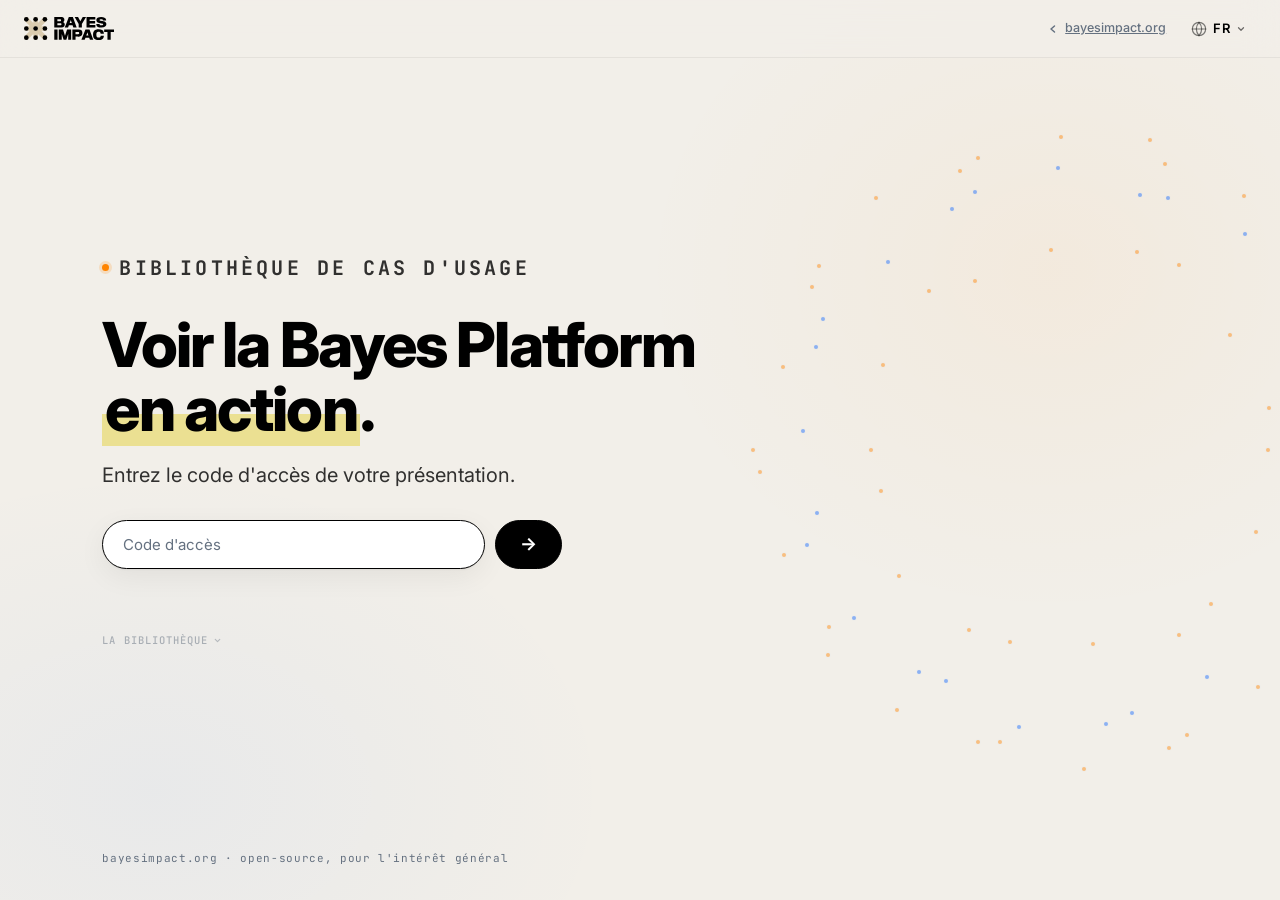
<file: index.html>
<!DOCTYPE html>
<html lang="fr" data-lang="fr">
<head>
<meta charset="UTF-8" />
<meta name="viewport" content="width=device-width, initial-scale=1.0" />
<title>Bayes Impact</title>
<meta name="robots" content="noindex" />
<link rel="icon" href="assets/logos/bi-mark.svg" />
<link rel="preconnect" href="https://fonts.googleapis.com"><link rel="preconnect" href="https://fonts.gstatic.com" crossorigin>
<link href="https://fonts.googleapis.com/css2?family=Inter:wght@300;400;500;600;700;800;900&family=JetBrains+Mono:wght@400;500;700&display=swap" rel="stylesheet">
<link rel="stylesheet" href="lib/bayes.css" />
<style>
  /* splash-only: the "browse the library" affordance */
  .browse-link{display:inline-flex; align-items:center; gap:5px; margin-top:34px; background:none;
    border:0; padding:0; font-family:'JetBrains Mono',monospace; font-size:10.5px; font-weight:500;
    letter-spacing:.1em; text-transform:uppercase; color:var(--muted); opacity:.5; cursor:pointer;
    transition:opacity .15s, color .15s;}
  .browse-link:hover{opacity:1; color:var(--ink);}
  .browse-link .bl-chev{width:9px; height:9px; opacity:.8; transition:transform .2s;}
  .browse-link.is-open .bl-chev{transform:rotate(180deg);}
  .browse-panel{display:none; width:min(460px,88vw); margin-top:16px;}
  .browse-panel.open{display:block; animation:blFade .4s ease;}
  @keyframes blFade{from{opacity:0; transform:translateY(8px);} to{opacity:1; transform:none;}}
  .uc-row{display:flex; align-items:center; gap:12px; padding:12px 15px; margin-bottom:8px;
    background:var(--card); border:1px solid var(--border-soft); border-radius:12px;
    text-decoration:none; color:var(--ink); box-shadow:var(--shadow); transition:border-color .15s, transform .15s;}
  .uc-row:hover{border-color:var(--accent-orange); transform:translateX(2px);}
  .uc-txt{display:flex; flex-direction:column; gap:2px; text-align:left;}
  .uc-t{font-weight:700; font-size:14.5px; letter-spacing:-.01em;}
  .uc-d{font-size:12px; color:var(--muted);}
  .uc-arrow{margin-left:auto; color:var(--accent-orange); font-weight:700;}
</style>
</head>
<body>

<!-- top nav — same chrome as the decks (logo backlink + language switcher) -->
<nav class="nav">
  <a class="nav-home" href="https://www.bayesimpact.org" target="_blank" rel="noopener" title="bayesimpact.org">
    <img src="assets/logos/bi-colors.svg" alt="Bayes Impact" />
  </a>
  <div class="nav-spacer"></div>
  <a class="nav-back" href="https://www.bayesimpact.org" target="_blank" rel="noopener">
    <svg width="12" height="12" viewBox="0 0 12 12" fill="none"><path d="M7.5 9 4 6l3.5-3" stroke="currentColor" stroke-width="1.5" stroke-linecap="round" stroke-linejoin="round"/></svg><span>bayesimpact.org</span>
  </a>
  <div class="nav-btn lang-toggle" id="langToggle" tabindex="0" aria-label="Language">
    <svg class="lang-globe" width="16" height="16" viewBox="0 0 24 24" fill="none" stroke="currentColor" stroke-width="1.8" stroke-linecap="round" stroke-linejoin="round"><circle cx="12" cy="12" r="10"/><path d="M2 12h20"/><path d="M12 2a15.3 15.3 0 0 1 4 10 15.3 15.3 0 0 1-4 10 15.3 15.3 0 0 1-4-10 15.3 15.3 0 0 1 4-10z"/></svg>
    <span class="lang-current" id="langCur">FR</span>
    <svg class="lang-chevron" width="10" height="10" viewBox="0 0 12 12" fill="none"><path d="M3 4.5 6 7.5 9 4.5" stroke="currentColor" stroke-width="1.5" stroke-linecap="round" stroke-linejoin="round"/></svg>
    <div class="lang-menu" role="menu">
      <button type="button" data-l="fr" class="active">Français</button>
      <button type="button" data-l="en">English</button>
    </div>
  </div>
</nav>

<main class="splash" id="splash">
  <div class="splash-orbit" id="splashOrbit"></div>
  <p class="eyebrow splash-eyebrow"><span data-lang="fr">Bibliothèque de cas d'usage</span><span data-lang="en">Use-case library</span></p>
  <h1>
    <span data-lang="fr">Voir la Bayes Platform <em class="hl">en action</em>.</span>
    <span data-lang="en">See the Bayes Platform <em class="hl">in action</em>.</span>
  </h1>
  <p>
    <span data-lang="fr">Entrez le code d'accès de votre présentation.</span>
    <span data-lang="en">Enter your presentation's access code.</span>
  </p>
  <form class="splash-form" id="gate" autocomplete="off">
    <input id="code" name="code" type="text" aria-label="access code" autofocus />
    <button type="submit" aria-label="Open">→</button>
  </form>
  <div class="splash-hint" id="hint"></div>

  <button type="button" class="browse-link" id="browseLink" aria-expanded="false" aria-controls="browsePanel">
    <span data-lang="fr">la bibliothèque</span><span data-lang="en">the library</span>
    <svg class="bl-chev" width="11" height="11" viewBox="0 0 12 12" fill="none"><path d="M3 4.5 6 7.5 9 4.5" stroke="currentColor" stroke-width="1.6" stroke-linecap="round" stroke-linejoin="round"/></svg>
  </button>
  <div class="browse-panel" id="browsePanel" role="list">
    <a class="uc-row" href="demos/bayes/" role="listitem">
      <span class="uc-txt"><span class="uc-t">Bayes Platform</span><span class="uc-d"><span data-lang="fr">Présentation générale de la plateforme</span><span data-lang="en">General platform overview</span></span></span>
      <span class="uc-arrow">→</span>
    </a>
    <a class="uc-row" href="demos/togo/" role="listitem">
      <span class="uc-txt"><span class="uc-t">Togo</span><span class="uc-d"><span data-lang="fr">Service public augmenté par l'IA</span><span data-lang="en">AI-augmented public services</span></span></span>
      <span class="uc-arrow">→</span>
    </a>
    <a class="uc-row" href="demos/benin/" role="listitem">
      <span class="uc-txt"><span class="uc-t">Bénin</span><span class="uc-d"><span data-lang="fr">Plateforme agentique nationale</span><span data-lang="en">National agentic platform</span></span></span>
      <span class="uc-arrow">→</span>
    </a>
    <a class="uc-row" href="demos/congo/" role="listitem">
      <span class="uc-txt"><span class="uc-t">Congo</span><span class="uc-d"><span data-lang="fr">Le DPI du gouvernement agentique</span><span data-lang="en">The DPI of the agentic government</span></span></span>
      <span class="uc-arrow">→</span>
    </a>
    <a class="uc-row" href="demos/employment/" role="listitem">
      <span class="uc-txt"><span class="uc-t">MCP</span><span class="uc-d"><span data-lang="fr">Brancher l'IA sur vos systèmes — emploi, santé, aides</span><span data-lang="en">Plug AI into your systems — employment, health, benefits</span></span></span>
      <span class="uc-arrow">→</span>
    </a>
  </div>

  <div class="splash-foot">bayesimpact.org · <span data-lang="fr">open-source, pour l'intérêt général</span><span data-lang="en">open-source, for the public good</span></div>
</main>

<script>
(function () {
  var html = document.documentElement, curEl = document.getElementById("langCur");
  var input = document.getElementById("code"), hint = document.getElementById("hint");
  var PH = { fr: "Code d'accès", en: "Access code" };
  function setLang(l) {
    html.setAttribute("data-lang", l);
    try { localStorage.setItem("bayesLang", l); } catch (e) {}
    curEl.textContent = l.toUpperCase();
    [].forEach.call(document.querySelectorAll(".lang-menu button"), function (b) { b.classList.toggle("active", b.getAttribute("data-l") === l); });
    input.placeholder = PH[l] || PH.fr; hint.textContent = "";
  }
  var saved; try { saved = localStorage.getItem("bayesLang"); } catch (e) {}
  setLang(saved === "en" ? "en" : "fr");

  // language dropdown
  var lt = document.getElementById("langToggle");
  lt.addEventListener("click", function () { lt.classList.toggle("open"); });
  document.addEventListener("click", function (e) { if (!lt.contains(e.target)) lt.classList.remove("open"); });
  [].forEach.call(document.querySelectorAll(".lang-menu button"), function (b) {
    b.addEventListener("click", function (e) { e.stopPropagation(); setLang(b.getAttribute("data-l")); lt.classList.remove("open"); });
  });

  // subtle brand orbit (echoes the deck's planet-orbit motif, on light)
  var orbit = document.getElementById("splashOrbit");
  [{ r: 33, n: 18, d: 150 }, { r: 44, n: 26, d: 210, rev: 1 }, { r: 50, n: 30, d: 280 }].forEach(function (R) {
    var ring = document.createElement("div"); ring.className = "oring";
    ring.style.animation = "spin " + R.d + "s linear infinite" + (R.rev ? " reverse" : "");
    for (var k = 0; k < R.n; k++) {
      var a = ((360 / R.n) * k + (k % 3) * 4) * Math.PI / 180, rr = R.r + (k % 4) - 1.5;
      var dt = document.createElement("span"); dt.className = "odot";
      dt.style.left = (50 + rr * Math.cos(a)).toFixed(2) + "%";
      dt.style.top = (50 + rr * Math.sin(a)).toFixed(2) + "%";
      ring.appendChild(dt);
    }
    orbit.appendChild(ring);
  });

  // access gate → demos/<slug>/  (security-by-obscurity; the repo is public anyway)
  function slugify(v) { return (v || "").trim().toLowerCase().replace(/[^a-z0-9]+/g, "-").replace(/^-+|-+$/g, ""); }
  document.getElementById("gate").addEventListener("submit", function (e) {
    e.preventDefault();
    var slug = slugify(input.value), l = html.getAttribute("data-lang");
    if (!slug) { hint.textContent = l === "en" ? "Enter your demo code." : "Entrez le code de votre démo."; return; }
    hint.textContent = l === "en" ? "Opening…" : "Ouverture…";
    window.location.href = "demos/" + slug + "/";
  });

  // browse the library — reveal the list of use cases
  var browseLink = document.getElementById("browseLink"), browsePanel = document.getElementById("browsePanel");
  if (browseLink && browsePanel) {
    browseLink.addEventListener("click", function () {
      var open = browsePanel.classList.toggle("open");
      browseLink.classList.toggle("is-open", open);
      browseLink.setAttribute("aria-expanded", open ? "true" : "false");
    });
  }
})();
</script>
</body>
</html>
</file>
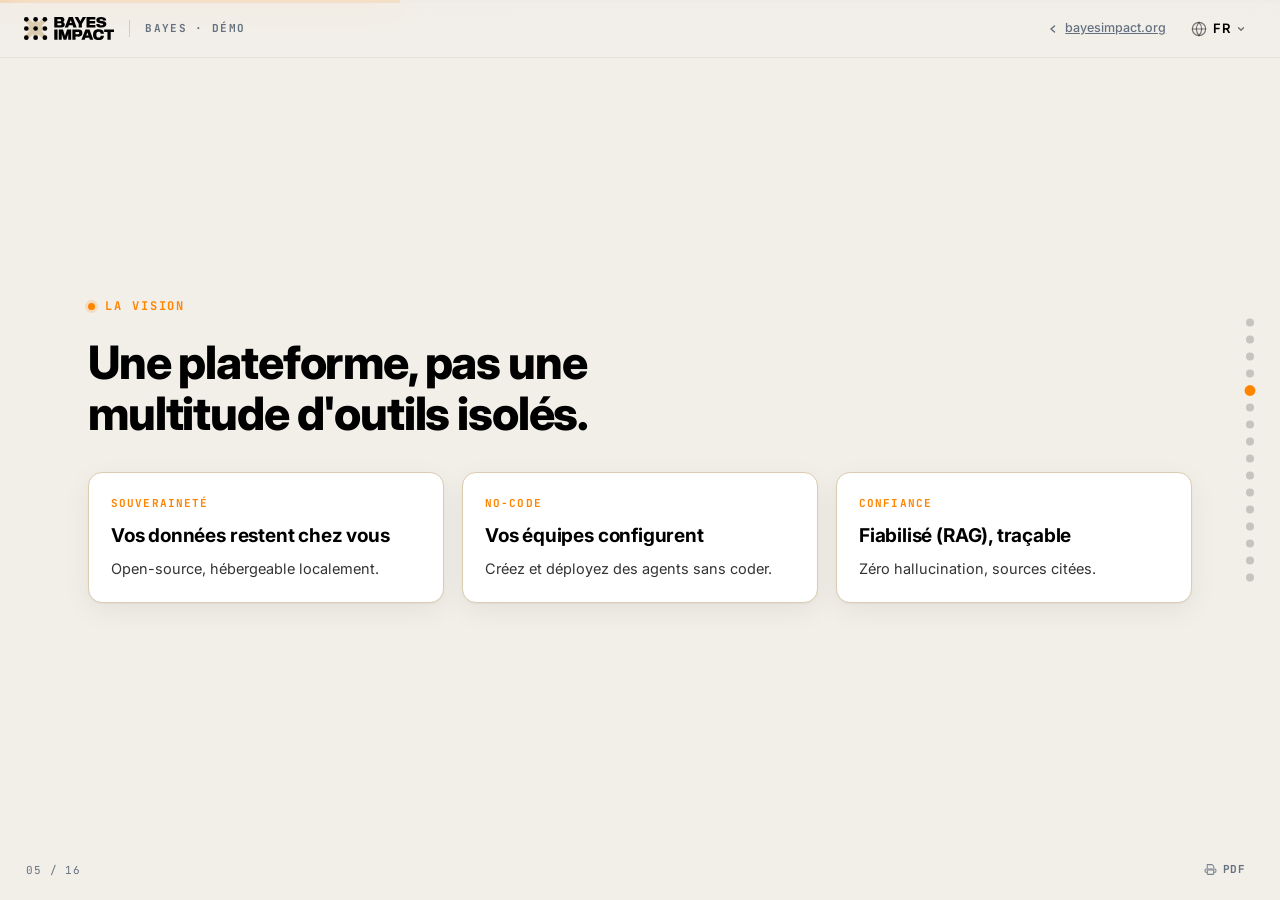
<file: demos/_template/index.html>
<!DOCTYPE html>
<html lang="fr" data-lang="fr">
<head>
<meta charset="UTF-8" />
<meta name="viewport" content="width=device-width, initial-scale=1.0" />
<title>Bayes — Template</title>
<link rel="icon" href="../../assets/logos/bi-mark.svg" />
<link rel="preconnect" href="https://fonts.googleapis.com"><link rel="preconnect" href="https://fonts.gstatic.com" crossorigin>
<link href="https://fonts.googleapis.com/css2?family=Inter:wght@300;400;500;600;700;800;900&family=JetBrains+Mono:wght@400;500;700&display=swap" rel="stylesheet">
<link rel="stylesheet" href="../../lib/bayes.css" />
<!-- Per-deck theme override (optional): <style>:root{ --accent-orange:#0A7E5A; }</style> -->
</head>
<!--
  data-assets / data-logo / data-logo-dark : asset paths used by the engine + shared slides.
  data-label-fr / data-label-en           : the section label shown in the top nav.
-->
<body
  data-assets="../../assets/"
  data-logo="../../assets/logos/bi-colors.svg"
  data-logo-dark="../../assets/logos/bi-white.svg"
  data-label-fr="BAYES · DÉMO"
  data-label-en="BAYES · DEMO">

<!-- Bayes mark — used by the chat avatar + the nav logo fallback. Keep it. -->
<svg width="0" height="0" style="position:absolute" aria-hidden="true">
  <symbol id="bi-mark" viewBox="0 0 415 409">
    <path d="M309.59,246.07H373a41.67,41.67,0,0,0,0-83.34H309.44l92.73-91.11a41.66,41.66,0,0,0-58.4-59.44l-94.51,92.87V42.23a41.67,41.67,0,1,0-83.34,0v63l-94.86-93A41.66,41.66,0,1,0,12.72,71.65l92.88,91.08H41.89a41.67,41.67,0,0,0,0,83.34h63.56l-92.7,90.72A41.67,41.67,0,1,0,71,396.35l94.89-92.87v63.09a41.67,41.67,0,1,0,83.34,0v-63l94.54,92.71a41.66,41.66,0,0,0,58.34-59.5Z"/>
    <circle cx="207.59" cy="41.49" r="41.34"/><circle cx="207.59" cy="367.01" r="41.34"/><circle cx="41.37" cy="204.4" r="41.34"/><circle cx="373.76" cy="204.4" r="41.34"/><circle cx="373.52" cy="366.86" r="41.34"/><circle cx="41.34" cy="366.86" r="41.34"/><circle cx="41.34" cy="41.34" r="41.34"/><circle cx="373.52" cy="41.34" r="41.34"/><circle cx="207.57" cy="204.25" r="41.34"/>
  </symbol>
</svg>

<div class="progress"><div class="progress-fill" id="pfill"></div></div>
<div class="dots" id="dots"></div>
<div class="counter" id="counter">01 / 01</div>
<div class="hint">← → · space · click</div>

<main class="deck" id="deck">

  <!-- ════════════════════════════════════════════════════════════════════
       HOW THIS DECK WORKS
       • <section class="slide"> … </section>  is one slide. Reorder / delete freely.
       • <div data-shared="name"></div>         pulls a canonical Bayes slide from
         lib/bayes-slides.js (edit there → every deck updates). Customise with an inner
         <script type="application/json">{…opts…}</script>; override by writing your own
         <section> instead. Available: cover · earth · context · about · platform-overview ·
         platform-grounding · platform-sources · platform-studio · platform-observability
         · platform-compliance · platform-evaluation · closing.
       • The use-case middle and the demos are BESPOKE — rewrite them for your brief.
         Keep every string FR + EN.  Delete any slide you don't need.
       ════════════════════════════════════════════════════════════════════ -->

  <!-- 1 · COVER (shared — customise via JSON, or write your own <section> to override) -->
  <div data-shared="cover">
    <script type="application/json">
    { "eyebrow": { "fr": "Bayes Platform · 2026", "en": "Bayes Platform · 2026" },
      "title":   { "fr": "La plateforme d'IA pour le service public.", "en": "The AI platform for public services." },
      "sub":     { "fr": "Open-source, souveraine — déployée sur votre infrastructure.", "en": "Open-source, sovereign — deployed on your infrastructure." },
      "chips":   [ { "fr": "Souveraine &amp; open-source", "en": "Sovereign &amp; open-source" },
                   { "fr": "Sur votre infrastructure", "en": "On your infrastructure" } ],
      "foot":    { "fr": "Partenaire / Organisation", "en": "Partner / Organisation" } }
    </script>
  </div>

  <!-- 2 · EARTH — the vision hero (shared). Customise the cycling phrases / lead below. -->
  <div data-shared="earth">
    <script type="application/json">
    { "lead": { "fr": "L'IA pour aider celles et ceux qui en ont besoin — et celles et ceux qui les accompagnent.",
                "en": "AI to empower people in need — and those who serve them." },
      "believe": { "fr": ["chacun reçoit l'aide dont il a besoin.","l'administration parle la langue de chacun.","un agent public n'est jamais seul face à la complexité.","la technologie sert d'abord l'intérêt général."],
                   "en": ["everyone receives the help they need.","public services speak everyone's language.","no public servant faces complexity alone.","technology serves the common good first."] } }
    </script>
  </div>

  <!-- 3 · CONTEXT (optional — partner / meeting specific; delete if not needed) -->
  <div data-shared="context">
    <script type="application/json">
    { "partner": {"fr": "Ministère de …", "en": "Ministry of …"},
      "country": {"fr": "Pays", "en": "Country"},
      "date": "Juin 2026",
      "theme": {"fr": "Titre du projet ou de la réunion", "en": "Project or meeting title"},
      "bullets": [
        {"fr": "Démo interactive — le parcours citoyen", "en": "Interactive demo — the citizen journey"},
        {"fr": "Présentation de la Bayes Platform", "en": "Bayes Platform overview"},
        {"fr": "Questions & discussion", "en": "Q&A & discussion"}
      ] }
    </script>
  </div>

  <!-- 4 · WHO WE ARE (shared — identical across decks) -->
  <div data-shared="about"></div>

  <!-- 5 · ARGUMENT / VISION (bespoke — this is the part that varies most; reshape it) -->
  <section class="slide" id="why">
    <div class="slide-inner">
      <p class="eyebrow reveal"><span data-lang="fr">La vision</span><span data-lang="en">The vision</span></p>
      <h2 class="title reveal"><span data-lang="fr">Une plateforme, pas une multitude d'outils isolés.</span><span data-lang="en">One platform, not a patchwork of point tools.</span></h2>
      <div class="cards c3 reveal">
        <div class="card"><div class="kicker"><span data-lang="fr">Souveraineté</span><span data-lang="en">Sovereignty</span></div><h3><span data-lang="fr">Vos données restent chez vous</span><span data-lang="en">Your data stays in-house</span></h3><p><span data-lang="fr">Open-source, hébergeable localement.</span><span data-lang="en">Open-source, hostable locally.</span></p></div>
        <div class="card"><div class="kicker">No-code</div><h3><span data-lang="fr">Vos équipes configurent</span><span data-lang="en">Your teams configure it</span></h3><p><span data-lang="fr">Créez et déployez des agents sans coder.</span><span data-lang="en">Build and deploy agents without code.</span></p></div>
        <div class="card"><div class="kicker"><span data-lang="fr">Confiance</span><span data-lang="en">Trust</span></div><h3><span data-lang="fr">Fiabilisé (RAG), traçable</span><span data-lang="en">Grounded (RAG), traceable</span></h3><p><span data-lang="fr">Zéro hallucination, sources citées.</span><span data-lang="en">Zero hallucination, sources cited.</span></p></div>
      </div>
    </div>
  </section>

  <!-- 5 · INTERACTIVE DEMO — chat (bespoke: rewrite the conversation for your use case) -->
  <section class="slide" id="demo-chat" data-demo="chat">
    <div class="slide-inner">
      <div class="demo-head reveal">
        <h2><span data-lang="fr">Démonstration — un service sur WhatsApp</span><span data-lang="en">Demo — a service on WhatsApp</span></h2>
        <div class="demo-controls"><button class="dc-btn dc-toggle">⏸</button><button class="dc-btn ghost dc-replay">↻</button></div>
      </div>
      <div class="demo-stage" style="margin-top:12px">
        <div class="reveal">
          <div class="srs">
            <div class="srs-top">
              <span class="srs-badge"><span data-lang="fr">portail des services publics</span><span data-lang="en">public services portal</span></span>
              <h3><span data-lang="fr">Demande d'acte d'état civil</span><span data-lang="en">Civil-status certificate request</span></h3>
              <div class="srs-meta"><span data-lang="fr">État civil · administration</span><span data-lang="en">Civil registry · government</span></div>
            </div>
            <div class="srs-body">
              <div class="bpmn-wrap">
                <div class="bl"><span data-lang="fr">Parcours du service</span><span data-lang="en">Service journey</span></div>
                <div class="bpmn">
                  <span class="bpmn-node"><span data-lang="fr">Demande</span><span data-lang="en">Request</span></span><span class="bpmn-c">›</span>
                  <span class="bpmn-node"><span data-lang="fr">Authentification</span><span data-lang="en">Auth</span></span><span class="bpmn-c">›</span>
                  <span class="bpmn-node">OTP</span><span class="bpmn-c">›</span>
                  <span class="bpmn-node"><span data-lang="fr">Pré-remplissage</span><span data-lang="en">Auto-fill</span></span><span class="bpmn-c">›</span>
                  <span class="bpmn-node"><span data-lang="fr">Instruction</span><span data-lang="en">Processing</span></span><span class="bpmn-c">›</span>
                  <span class="bpmn-node">Notification</span>
                </div>
              </div>
            </div>
          </div>
          <p class="footnote" style="margin-top:14px"><span data-lang="fr">Extensible aux <b>langues locales</b> et au <b>message vocal</b> — un levier d'inclusion.</span><span data-lang="en">Extensible to <b>local languages</b> and <b>voice notes</b> — a key inclusion lever.</span></p>
        </div>
        <div class="reveal">
          <div class="phone"><div class="phone-screen">
            <div class="notch"></div>
            <div class="statusbar"><span>9:41</span><span>5G ▮▮▮ ◢ 84%</span></div>
            <div class="wa-header"><span class="wa-back">‹</span><span class="wa-av"><svg class="mark" style="color:var(--wa-green)"><use href="#bi-mark"/></svg></span><div class="wa-head-txt"><div class="h-name"><span data-lang="fr">Service de l'état civil</span><span data-lang="en">Civil registry service</span></div><div class="h-sub wa-sub"></div></div><div class="wa-icons"><span>📹</span><span>📞</span></div></div>
            <div class="wa-thread"><div class="wa-day"></div></div>
            <div class="wa-input"><div class="wa-field"><span>😊</span><span class="ph">Message</span><span>📎</span><span>📷</span></div><span class="wa-mic">🎤</span></div>
          </div></div>
        </div>
      </div>
    </div>
    <script type="application/json" class="demo-data">
    {"pay":{"provider":"Mobile Money","host":"pay.gov/"},
     "fr":[
      {"type":"in","text":"Bonjour 👋 Je suis l'assistant de l'état civil. Écrivez-moi ou envoyez une note vocale."},
      {"type":"out","text":"Bonjour, j'ai besoin d'un acte de naissance"},
      {"type":"in","text":"Avec plaisir. Envoyez votre identifiant national.","bp":1},
      {"type":"out","text":"23 1204 8473921","digits":true},
      {"type":"tool","name":"Base état civil","arg":"id: \"23 1204 8473921\"","steps":["Connexion"],"result":"1 citoyen trouvé"},
      {"type":"in","text":"Vous êtes bien <b>A. Diallo</b>, né(e) le 12/03/1984 ?"},
      {"type":"out","text":"Oui, c'est bien moi"},
      {"type":"in","text":"Je vous envoie un code (OTP).","bp":2},
      {"type":"out","text":"729 014","digits":true},
      {"type":"tool","name":"Vérification OTP","arg":"otp: \"729 014\"","steps":["Contrôle"],"result":"Vérifié ✓"},
      {"type":"in","text":"Identité confirmée ✅ Je récupère votre acte.","bp":3},
      {"type":"fill","src":"Registre d'état civil","rows":[["Nom","Diallo"],["Prénoms","Aïssatou"],["Naissance","12/03/1984"]]},
      {"type":"voice","dur":"0:05","transcript":"Deux copies s'il vous plaît."},
      {"type":"in","text":"🎙️ Bien reçu : <b>2 copies</b>."},
      {"type":"dossier","num":"AN-2026-04827","rows":[["Document","Acte de naissance"],["Copies","2"]],"bp":4},
      {"type":"in","text":"Réglez les frais via votre lien <b>Mobile Money</b>."},
      {"type":"paylink","amount":"1 000 FCFA","ref":"Acte de naissance","code":"r/AN-2026-04827"},
      {"type":"notif","tag":"N04","text":"Paiement de <b>1 000 FCFA</b> confirmé.","bp":5},
      {"type":"in","text":"Votre demande est enregistrée ✅ Vous recevrez les mises à jour ici."}
     ],
     "en":[
      {"type":"in","text":"Hello 👋 I'm the civil-registry assistant. Write to me or send a voice note."},
      {"type":"out","text":"Hi, I need a birth certificate"},
      {"type":"in","text":"Gladly. Send your national ID.","bp":1},
      {"type":"out","text":"23 1204 8473921","digits":true},
      {"type":"tool","name":"Civil registry","arg":"id: \"23 1204 8473921\"","steps":["Connect"],"result":"1 citizen found"},
      {"type":"in","text":"You are <b>A. Diallo</b>, born 12/03/1984 ?"},
      {"type":"out","text":"Yes, that's me"},
      {"type":"in","text":"I'm sending you a code (OTP).","bp":2},
      {"type":"out","text":"729 014","digits":true},
      {"type":"tool","name":"OTP check","arg":"otp: \"729 014\"","steps":["Check"],"result":"Verified ✓"},
      {"type":"in","text":"Identity confirmed ✅ Fetching your certificate.","bp":3},
      {"type":"fill","src":"Civil registry","rows":[["Surname","Diallo"],["Given names","Aïssatou"],["Born","12/03/1984"]]},
      {"type":"voice","dur":"0:05","transcript":"Two copies please."},
      {"type":"in","text":"🎙️ Got it: <b>2 copies</b>."},
      {"type":"dossier","num":"AN-2026-04827","rows":[["Document","Birth certificate"],["Copies","2"]],"bp":4},
      {"type":"in","text":"Pay the fee via your <b>Mobile Money</b> link."},
      {"type":"paylink","amount":"1,000 FCFA","ref":"Birth certificate","code":"r/AN-2026-04827"},
      {"type":"notif","tag":"N04","text":"Payment of <b>1,000 FCFA</b> confirmed.","bp":5},
      {"type":"in","text":"Your request is registered ✅ You'll get updates here."}
     ]}
    </script>
  </section>

  <!-- 6 · INTERACTIVE DEMO — copilot (bespoke: rewrite the queries + pipeline labels) -->
  <section class="slide" id="demo-copilot" data-demo="copilot">
    <div class="slide-inner">
      <div class="demo-head reveal"><h2><span data-lang="fr">Le copilote interne</span><span data-lang="en">The internal copilot</span></h2><span class="dh-sub"><span data-lang="fr">L'agent back-office qui répond en langage naturel, sources à l'appui.</span><span data-lang="en">The back-office agent that answers in natural language, with sources.</span></span></div>
      <div class="copilot reveal">
        <div class="cp-bar"><span class="cp-dot r"></span><span class="cp-dot y"></span><span class="cp-dot g"></span><span class="cp-title"><span data-lang="fr">Copilote · recherche documentaire</span><span data-lang="en">Copilot · document search</span></span><span class="cp-live"><span class="cp-live-dot"></span><span data-lang="fr">en direct</span><span data-lang="en">live</span></span><span class="cp-badge">headless</span></div>
        <div class="cp-body"></div>
      </div>
      <div class="pipe-cap reveal"><svg width="14" height="14" viewBox="0 0 16 16" fill="none" stroke="currentColor" stroke-width="2"><path d="M8 3v10M4 9l4 4 4-4"/></svg><span data-lang="fr">La donnée derrière le copilote</span><span data-lang="en">The data behind the copilot</span></div>
      <div class="pipeline reveal">
        <div class="pl-stage"><div class="pl-label"><span data-lang="fr">1 · Documents</span><span data-lang="en">1 · Documents</span></div><div class="scan-stack"><div class="scan-pg"><i></i><i></i><i style="width:72%"></i><i></i></div><div class="scan-pg"><i></i><i></i><i style="width:72%"></i><i></i></div><div class="scan-pg"><i></i><i></i><i style="width:72%"></i><i></i></div></div></div>
        <div class="pl-arrow"><svg width="22" height="22" viewBox="0 0 16 16" fill="none" stroke="var(--accent-orange)" stroke-width="2"><path d="M3 8h10M9 4l4 4-4 4"/></svg></div>
        <div class="pl-stage agent"><div class="pl-label"><span data-lang="fr">2 · Agent Bayes</span><span data-lang="en">2 · Bayes agent</span></div><div class="extract"><div class="extract-row"><span data-lang="fr">Type</span><span data-lang="en">Type</span><b><span data-lang="fr">Décision</span><span data-lang="en">Ruling</span></b></div><div class="extract-row"><span>Source</span><b><span data-lang="fr">Cour d'appel</span><span data-lang="en">Court</span></b></div><div class="extract-row"><span><span data-lang="fr">Année</span><span data-lang="en">Year</span></span><b>2021</b></div><div class="extract-row"><span><span data-lang="fr">Texte</span><span data-lang="en">Text</span></span><b>OCR ✓</b></div></div><div class="extract-tags"><span data-lang="fr">extraction</span><span data-lang="en">extraction</span><span>·</span><span data-lang="fr">classification</span><span data-lang="en">classification</span></div></div>
        <div class="pl-arrow"><svg width="22" height="22" viewBox="0 0 16 16" fill="none" stroke="var(--accent-orange)" stroke-width="2"><path d="M3 8h10M9 4l4 4-4 4"/></svg></div>
        <div class="pl-stage db"><div class="pl-label"><span data-lang="fr">3 · Base structurée</span><span data-lang="en">3 · Structured DB</span></div><table><tr><th>Réf.</th><th>Type</th><th><span data-lang="fr">Année</span><span data-lang="en">Year</span></th></tr><tr><td>142</td><td><span data-lang="fr">Arrêt</span><span data-lang="en">Ruling</span></td><td>2021</td></tr><tr><td>087</td><td><span data-lang="fr">Jugt</span><span data-lang="en">Judgt</span></td><td>2019</td></tr></table><div class="db-q">▲ <span data-lang="fr">interrogée par le copilote</span><span data-lang="en">queried by the copilot</span></div></div>
      </div>
    </div>
    <script type="application/json" class="demo-data">
    {"meta":{"who":{"fr":"Agent","en":"Officer"},"search":{"fr":"Recherche · base documentaire","en":"Search · document base"},"name":{"fr":"Copilote","en":"Copilot"}},
     "fr":[
      {"q":"Jurisprudence sur la rupture abusive d'un contrat ?","arg":"rupture abusive · depuis 2015","res":"3 décisions","a":"Trois décisions depuis 2015 : la rupture est abusive sans préavis raisonnable.","s":["Cour d'appel · 2021 · n°142","Tribunal · 2019 · n°087"]},
      {"q":"Délais légaux de la garde à vue ?","arg":"garde à vue · délais","res":"2 textes","a":"48 heures, prolongeable une fois sur autorisation du procureur.","s":["Cour suprême · 2020 · n°208"]}
     ],
     "en":[
      {"q":"Case law on wrongful contract termination?","arg":"wrongful termination · since 2015","res":"3 rulings","a":"Three rulings since 2015: termination is wrongful absent reasonable notice.","s":["Court of appeal · 2021 · no.142","Court · 2019 · no.087"]},
      {"q":"Legal time limits for police custody?","arg":"custody · limits","res":"2 statutes","a":"48 hours, extendable once with the prosecutor's authorization.","s":["Supreme court · 2020 · no.208"]}
     ]}
    </script>
  </section>

  <!-- ═══ OPTIONAL · BAYES PLATFORM SHOWCASE (shared) ═══════════════════════
       Drop in the ones that fit your story; delete the rest. Edit their content
       once in lib/bayes-slides.js and every deck stays in sync.
       Narrative: what it is → why grounding matters → your docs → no-code build
       → protocols/guardrails → observe → human review. -->
  <div data-shared="platform-overview"></div>
  <div data-shared="platform-grounding"></div>
  <div data-shared="platform-sources"></div>
  <div data-shared="platform-studio"></div>
  <div data-shared="platform-compliance"></div>
  <div data-shared="platform-observability"></div>
  <div data-shared="platform-evaluation"></div>

  <!-- 7 · TEAM / SPONSORS / HOW WE WORK (bespoke) -->
  <section class="slide" id="team">
    <div class="slide-inner">
      <p class="eyebrow reveal"><span data-lang="fr">Comment nous travaillons</span><span data-lang="en">How we work</span></p>
      <h2 class="title reveal"><span data-lang="fr">Un partenariat, pas un fournisseur.</span><span data-lang="en">A partnership, not a vendor.</span></h2>
      <div class="cards c3 reveal">
        <div class="card"><div class="kicker"><span data-lang="fr">Open-source</span><span data-lang="en">Open-source</span></div><h3><span data-lang="fr">Tech souveraine</span><span data-lang="en">Sovereign tech</span></h3><p><span data-lang="fr">Pas de verrou propriétaire.</span><span data-lang="en">No vendor lock-in.</span></p></div>
        <div class="card"><div class="kicker"><span data-lang="fr">Transfert</span><span data-lang="en">Transfer</span></div><h3><span data-lang="fr">Montée en compétences</span><span data-lang="en">Skills transfer</span></h3><p><span data-lang="fr">Vos équipes reprennent la main.</span><span data-lang="en">Your teams take over.</span></p></div>
        <div class="card"><div class="kicker"><span data-lang="fr">Accompagnement</span><span data-lang="en">Support</span></div><h3><span data-lang="fr">Contrat de prestation</span><span data-lang="en">Advisory engagement</span></h3><p><span data-lang="fr">Bayes accompagne, ne verrouille pas.</span><span data-lang="en">Bayes supports, doesn't lock in.</span></p></div>
      </div>
      <div class="partners-grid reveal" style="margin-top:34px"><img src="../../assets/partners/google.webp" alt="Google.org" /><img src="../../assets/partners/gates.webp" alt="Gates Foundation" /><img src="../../assets/partners/yc.webp" alt="Y Combinator" /></div>
    </div>
  </section>

  <!-- 8 · THANK YOU (shared). Customise the tagline via opts if you like. -->
  <div data-shared="closing"></div>

</main>

<script src="../../lib/bayes-slides.js"></script>
<script src="../../lib/bayes.js"></script>
</body>
</html>
</file>
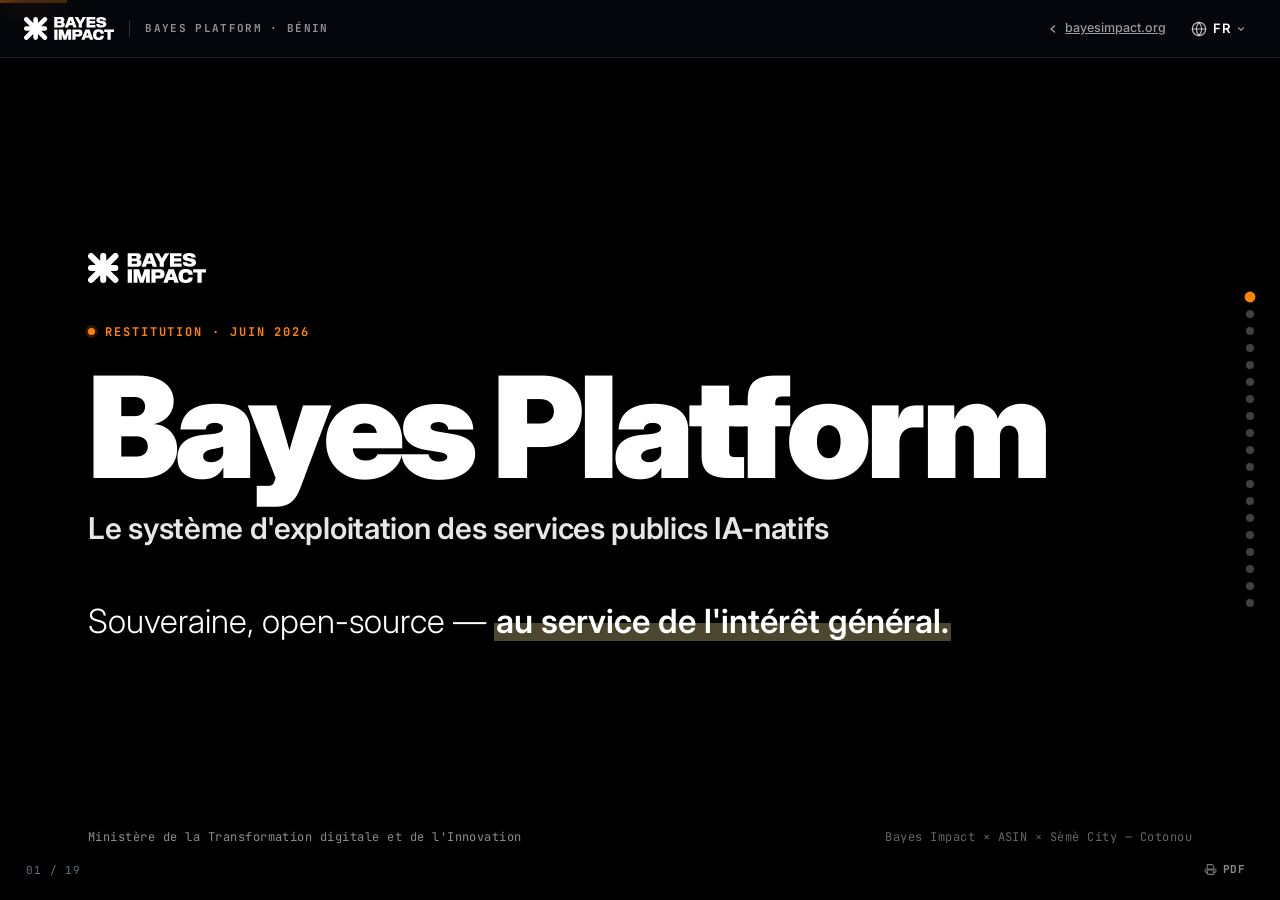
<file: demos/benin/index.html>
<!DOCTYPE html>
<html lang="fr" data-lang="fr">
<head>
<meta charset="UTF-8" />
<meta name="viewport" content="width=device-width, initial-scale=1.0" />
<title>Bayes Platform — Bénin · Bayes Impact</title>
<link rel="icon" href="../../assets/logos/bi-mark.svg" />
<link rel="preconnect" href="https://fonts.googleapis.com"><link rel="preconnect" href="https://fonts.gstatic.com" crossorigin>
<link href="https://fonts.googleapis.com/css2?family=Inter:wght@300;400;500;600;700;800;900&family=JetBrains+Mono:wght@400;500;700&display=swap" rel="stylesheet">
<link rel="stylesheet" href="../../lib/bayes.css" />
</head>
<body
  data-assets="../../assets/"
  data-logo="../../assets/logos/bi-colors.svg"
  data-logo-dark="../../assets/logos/bi-white.svg"
  data-label-fr="BAYES PLATFORM · BÉNIN"
  data-label-en="BAYES PLATFORM · BENIN">

<svg width="0" height="0" style="position:absolute" aria-hidden="true">
  <symbol id="bi-mark" viewBox="0 0 415 409">
    <path d="M309.59,246.07H373a41.67,41.67,0,0,0,0-83.34H309.44l92.73-91.11a41.66,41.66,0,0,0-58.4-59.44l-94.51,92.87V42.23a41.67,41.67,0,1,0-83.34,0v63l-94.86-93A41.66,41.66,0,1,0,12.72,71.65l92.88,91.08H41.89a41.67,41.67,0,0,0,0,83.34h63.56l-92.7,90.72A41.67,41.67,0,1,0,71,396.35l94.89-92.87v63.09a41.67,41.67,0,1,0,83.34,0v-63l94.54,92.71a41.66,41.66,0,0,0,58.34-59.5Z"/>
    <circle cx="207.59" cy="41.49" r="41.34"/><circle cx="207.59" cy="367.01" r="41.34"/><circle cx="41.37" cy="204.4" r="41.34"/><circle cx="373.76" cy="204.4" r="41.34"/><circle cx="373.52" cy="366.86" r="41.34"/><circle cx="41.34" cy="366.86" r="41.34"/><circle cx="41.34" cy="41.34" r="41.34"/><circle cx="373.52" cy="41.34" r="41.34"/><circle cx="207.57" cy="204.25" r="41.34"/>
  </symbol>
</svg>

<div class="progress"><div class="progress-fill" id="pfill"></div></div>
<div class="dots" id="dots"></div>
<div class="counter" id="counter">01 / 01</div>
<div class="hint">← → · space · click</div>

<main class="deck" id="deck">

  <!-- 1 · COVER -->
  <section class="slide dark cover" id="cover" data-dark>
    <div class="slide-inner">
      <div class="cover-mark reveal"><img class="bilogo" src="../../assets/logos/bi-white.svg" alt="Bayes Impact"/></div>
      <p class="eyebrow reveal"><span data-lang="fr">Restitution · Juin 2026</span><span data-lang="en">Briefing · June 2026</span></p>
      <h1 class="reveal">Bayes Platform</h1>
      <p class="sub reveal"><span data-lang="fr">Le système d'exploitation des services publics IA-natifs</span><span data-lang="en">The operating system for AI-native public services</span></p>
      <p class="tagline reveal"><span data-lang="fr">Souveraine, open-source — <em>au service de l'intérêt général.</em></span><span data-lang="en">Sovereign, open-source — <em>built for the public good.</em></span></p>
    </div>
    <div class="cover-foot">
      <span data-lang="fr">Ministère de la Transformation digitale et de l'Innovation</span><span data-lang="en">Ministry of Digital Transformation & Innovation</span>
      <span class="cf-r">Bayes Impact × ASIN × Sèmè City — Cotonou</span>
    </div>
  </section>

  <!-- 2 · EARTH (shared) -->
  <div data-shared="earth">
    <script type="application/json">
    { "lead": { "fr": "L'IA pour aider celles et ceux qui en ont besoin et celles et ceux qui les accompagnent.",
                "en": "AI to empower people in need — and those who serve them." },
      "believe": { "fr": ["chacun reçoit l'aide dont il a besoin.","chaque citoyen accède aux services publics.","l'administration parle la langue de chacun — en fon, en yoruba…","personne n'est laissé de côté.","une démarche tient dans une conversation.","l'IA sert d'abord l'intérêt général."],
                   "en": ["everyone receives the help they need.","every citizen can reach public services.","the administration speaks everyone's language.","no one is left behind.","a procedure fits in a conversation.","AI serves the common good first."] } }
    </script>
  </div>

  <!-- 3 · WHO WE ARE (shared) -->
  <div data-shared="about"></div>

  <!-- 4 · VISION -->
  <section class="slide" id="vision">
    <div class="slide-inner">
      <p class="eyebrow reveal"><span data-lang="fr">La vision</span><span data-lang="en">The vision</span></p>
      <h1 class="big reveal"><span data-lang="fr">Des services publics <em class="hl">IA-natifs</em>, au service de l'agent public et des citoyens.</span><span data-lang="en"><em class="hl">AI-native</em> public services, for civil servants and citizens alike.</span></h1>
      <div class="cards c3 reveal">
        <div class="card">
          <div class="kicker">Inclusion</div>
          <h3><span data-lang="fr">IA conversationnelle, en voix et en langues nationales</span><span data-lang="en">Conversational AI, by voice and in national languages</span></h3>
          <p><span data-lang="fr">Le levier pour inclure toute la population — fon, yoruba, bariba, dendi — y compris celles et ceux qui ne lisent ni n'écrivent.</span><span data-lang="en">The lever to include the whole population — Fon, Yoruba, Bariba, Dendi — even those who cannot read or write.</span></p>
        </div>
        <div class="card">
          <div class="kicker"><span data-lang="fr">Continuité</span><span data-lang="en">Continuity</span></div>
          <h3><span data-lang="fr">Dans la lignée du SNIAM et de GPT-Bj</span><span data-lang="en">In line with SNIAM and GPT-Bj</span></h3>
          <p><span data-lang="fr">La plateforme prolonge la stratégie nationale d'IA (SNIAM) et le socle numérique déjà bâti par l'ASIN.</span><span data-lang="en">The platform extends the national AI strategy (SNIAM) and the digital base already built by ASIN.</span></p>
          <div class="dpi-row"><span class="dpi">NPI</span><span class="dpi">RNPP</span><span class="dpi">service-public.bj</span><span class="dpi">XROAD</span><span class="dpi">FedaPay</span></div>
        </div>
        <div class="card">
          <div class="kicker"><span data-lang="fr">Souveraineté</span><span data-lang="en">Sovereignty</span></div>
          <h3><span data-lang="fr">Souveraine et open-source</span><span data-lang="en">Sovereign and open-source</span></h3>
          <p><span data-lang="fr">Construite main dans la main avec l'ASIN et Sèmè City (IFRI/IMSP), hébergée à terme à Cotonou.</span><span data-lang="en">Built hand in hand with ASIN and Sèmè City (IFRI/IMSP), hosted in time in Cotonou.</span></p>
        </div>
      </div>
    </div>
  </section>

  <!-- 5 · LE SOCLE -->
  <section class="slide" id="socle">
    <div class="slide-inner">
      <p class="eyebrow reveal"><span data-lang="fr">Le socle</span><span data-lang="en">The foundation</span></p>
      <h2 class="title reveal"><span data-lang="fr">Un socle unique. Des services pour chaque ministère.</span><span data-lang="en">One platform. Services for every ministry.</span></h2>
      <p class="lead reveal"><span data-lang="fr">La Bayes Platform est transversale : une seule plateforme alimente l'ensemble des administrations, plutôt qu'autant de projets isolés.</span><span data-lang="en">The Bayes Platform is cross-cutting: one platform powers every administration, instead of as many siloed projects.</span></p>
      <div class="socle reveal">
        <div class="socle-ministries">
          <div class="min-col lead-col"><div class="mc-name"><span data-lang="fr">Numérique</span><span data-lang="en">Digital</span></div><div class="mc-sub"><span data-lang="fr">Services au citoyen</span><span data-lang="en">Citizen services</span></div></div>
          <div class="min-col"><div class="mc-name">Justice</div></div>
          <div class="min-col"><div class="mc-name"><span data-lang="fr">Santé</span><span data-lang="en">Health</span></div></div>
          <div class="min-col"><div class="mc-name"><span data-lang="fr">Éducation</span><span data-lang="en">Education</span></div></div>
          <div class="min-col more-col"><div class="mc-name">…</div></div>
        </div>
        <div class="conn"><svg width="18" height="18" viewBox="0 0 18 18" fill="none" stroke="currentColor" stroke-width="2"><path d="M9 3v12M5 11l4 4 4-4"/></svg></div>
        <div class="socle-bar">
          <span class="sb-name"><svg class="mark"><use href="#bi-mark"/></svg><span data-lang="fr">La Bayes Platform</span><span data-lang="en">The Bayes Platform</span></span>
          <span class="sb-meta"><span data-lang="fr">Souveraine · open-source · à l'échelle nationale</span><span data-lang="en">Sovereign · open-source · nationwide</span></span>
        </div>
        <div class="socle-base"><span class="bl"><span data-lang="fr">Socle numérique national</span><span data-lang="en">National digital base</span></span><span class="dpi">NPI</span><span class="dpi">RNPP</span><span class="dpi">service-public.bj</span><span class="dpi">XROAD</span><span class="dpi">FedaPay</span></div>
      </div>
      <p class="footnote reveal"><span data-lang="fr">Hébergé à terme au <b>Data Center national</b>.</span><span data-lang="en">Hosted in time at the <b>national Data Center</b>.</span></p>
    </div>
  </section>

  <!-- 6 · ARCHITECTURE -->
  <section class="slide dark arch-slide" id="archi" data-dark>
    <div class="slide-inner">
      <p class="eyebrow reveal"><span data-lang="fr">L'architecture</span><span data-lang="en">The architecture</span></p>
      <h2 class="title reveal"><span data-lang="fr">Une architecture souveraine, en couches.</span><span data-lang="en">A sovereign, layered architecture.</span></h2>
      <div class="arch reveal">
        <div class="arch-layer apps">
          <div class="al-label"><span class="al-k">Applications</span><span data-lang="fr">Ce que vivent les usagers</span><span data-lang="en">What citizens experience</span></div>
          <div class="al-items">
            <span class="arch-chip"><span data-lang="fr">Copilote de l'agent public</span><span data-lang="en">Civil-servant copilot</span></span>
            <span class="arch-chip"><span data-lang="fr">Services au citoyen sur WhatsApp</span><span data-lang="en">Citizen services on WhatsApp</span></span>
            <span class="arch-chip"><span data-lang="fr">Chatbots citoyens</span><span data-lang="en">Citizen chatbots</span></span>
            <span class="arch-chip"><span data-lang="fr">Recherche de jurisprudence</span><span data-lang="en">Case-law search</span></span>
            <span class="arch-chip more">…</span>
          </div>
        </div>
        <div class="arch-layer socle">
          <svg class="mark arch-mark" aria-hidden="true"><use href="#bi-mark"/></svg>
          <div class="al-label"><span class="al-k">Bayes Platform</span><span data-lang="fr">Le socle agentique</span><span data-lang="en">The agentic platform</span></div>
          <div class="al-desc"><span data-lang="fr">Création <b>no-code</b> d'agents IA <b>sécurisés</b>, <b>fiabilisés (RAG)</b> et <b>industrialisés</b> — qui interagissent, via leurs capacités agentiques, avec l'infrastructure digitale.</span><span data-lang="en"><b>No-code</b> creation of <b>secured</b>, <b>RAG-grounded</b> and <b>production-grade</b> AI agents — that interact, through their agentic capabilities, with the digital infrastructure.</span></div>
        </div>
        <div class="arch-layer">
          <div class="al-label"><span class="al-k"><span data-lang="fr">Infrastructure digitale du Bénin</span><span data-lang="en">Benin's digital infrastructure</span></span><span data-lang="fr">Le socle numérique national</span><span data-lang="en">The national digital base</span></div>
          <div class="al-items">
            <span class="arch-chip">NPI</span><span class="arch-chip">service-public.bj</span><span class="arch-chip">XROAD</span><span class="arch-chip"><span data-lang="fr">Base de connaissance</span><span data-lang="en">Knowledge base</span></span><span class="arch-chip">FedaPay</span><span class="arch-chip more">…</span>
          </div>
        </div>
        <div class="arch-layer">
          <div class="al-label"><span class="al-k"><span data-lang="fr">Fondations</span><span data-lang="en">Foundations</span></span><span data-lang="fr">Hébergement souverain</span><span data-lang="en">Sovereign hosting</span></div>
          <div class="al-items">
            <span class="arch-chip"><span data-lang="fr">Data Center national</span><span data-lang="en">National Data Center</span></span><span class="arch-chip"><span data-lang="fr">Serveurs ministériels</span><span data-lang="en">Ministry servers</span></span><span class="arch-chip"><span data-lang="fr">Cloud Bayes — pilotes rapides</span><span data-lang="en">Bayes Cloud — fast pilots</span></span>
          </div>
        </div>
      </div>
    </div>
  </section>

  <!-- 7 · SOUVERAINETÉ & CONFIANCE -->
  <section class="slide" id="trust">
    <div class="slide-inner">
      <p class="eyebrow reveal"><span data-lang="fr">Souveraineté & confiance</span><span data-lang="en">Sovereignty & trust</span></p>
      <h2 class="title reveal"><span data-lang="fr">Une chaîne de confiance, de l'infrastructure aux usages.</span><span data-lang="en">A chain of trust, from infrastructure to use.</span></h2>
      <div class="flow reveal" style="margin-top:30px">
        <div class="flow-step"><div class="fs-n">01</div><div class="fs-t"><span data-lang="fr">Souveraineté de l'infrastructure</span><span data-lang="en">Infrastructure sovereignty</span></div><div class="fs-d"><span data-lang="fr">La donnée béninoise reste au Bénin, au Data Center national.</span><span data-lang="en">Beninese data stays in Benin, at the national Data Center.</span></div></div>
        <div class="flow-arrow"><svg width="18" height="18" viewBox="0 0 16 16" fill="none" stroke="currentColor" stroke-width="2"><path d="M3 8h10M9 4l4 4-4 4"/></svg></div>
        <div class="flow-step"><div class="fs-n">02</div><div class="fs-t"><span data-lang="fr">Base de connaissance vérifiée</span><span data-lang="en">Verified knowledge base</span></div><div class="fs-d"><span data-lang="fr">Ancrée dans les documents officiels — sources tracées et à jour.</span><span data-lang="en">Grounded in official documents — sources traced and up to date.</span></div></div>
        <div class="flow-arrow"><svg width="18" height="18" viewBox="0 0 16 16" fill="none" stroke="currentColor" stroke-width="2"><path d="M3 8h10M9 4l4 4-4 4"/></svg></div>
        <div class="flow-step" style="border-color:var(--accent-orange); box-shadow:0 0 0 2px rgba(255,132,0,.12)"><div class="fs-n" style="color:var(--accent-orange)">03</div><div class="fs-t"><span data-lang="fr">Applications IA de confiance</span><span data-lang="en">Trustworthy AI applications</span></div><div class="fs-d"><span data-lang="fr">Zéro hallucination · citation des sources sur chaque réponse.</span><span data-lang="en">Zero hallucination · sources cited on every answer.</span></div></div>
      </div>
      <div class="quote reveal">
        <p class="q"><span data-lang="fr">« Pas de réponse sans source. »</span><span data-lang="en">"No answer without a source."</span></p>
        <p class="qs"><span data-lang="fr">Chaque réponse est sourcée, traçable et vérifiable.</span><span data-lang="en">Every answer is sourced, traceable and verifiable.</span></p>
      </div>
    </div>
  </section>

  <!-- 8 · DEMO — chat (birth certificate via service-public.bj) -->
  <section class="slide" id="demo-chat" data-demo="chat">
    <div class="slide-inner">
      <div class="demo-head reveal">
        <h2><span data-lang="fr">Démonstration — acte de naissance sur WhatsApp</span><span data-lang="en">Demo — birth certificate on WhatsApp</span></h2>
        <div class="demo-controls"><button class="dc-btn dc-toggle">⏸</button><button class="dc-btn ghost dc-replay">↻</button></div>
      </div>
      <div class="demo-stage" style="margin-top:12px">
        <div class="reveal">
          <div class="srs">
            <div class="srs-top">
              <span class="srs-badge"><span data-lang="fr">e-service · service-public.bj</span><span data-lang="en">e-service · service-public.bj</span></span>
              <h3><span data-lang="fr">Demande d'acte de naissance sécurisé</span><span data-lang="en">Secure birth-certificate request</span></h3>
              <div class="srs-meta">PS00393 · ANIP · <span data-lang="fr">Registre national (RNPP)</span><span data-lang="en">National registry (RNPP)</span></div>
            </div>
            <div class="srs-body">
              <div class="bpmn-wrap">
                <div class="bl"><span data-lang="fr">Parcours du service</span><span data-lang="en">Service journey</span></div>
                <div class="bpmn">
                  <span class="bpmn-node"><span data-lang="fr">Demande</span><span data-lang="en">Request</span></span><span class="bpmn-c">›</span>
                  <span class="bpmn-node"><span data-lang="fr">Authentification NPI</span><span data-lang="en">NPI auth</span></span><span class="bpmn-c">›</span>
                  <span class="bpmn-node"><span data-lang="fr">Vérification OTP</span><span data-lang="en">OTP check</span></span><span class="bpmn-c">›</span>
                  <span class="bpmn-node"><span data-lang="fr">Pré-remplissage RNPP</span><span data-lang="en">RNPP auto-fill</span></span><span class="bpmn-c">›</span>
                  <span class="bpmn-node"><span data-lang="fr">Instruction ANIP</span><span data-lang="en">ANIP review</span></span><span class="bpmn-c">›</span>
                  <span class="bpmn-node">Notification</span>
                </div>
              </div>
            </div>
          </div>
          <p class="footnote" style="margin-top:14px"><span data-lang="fr">Extensible aux <b>langues nationales</b> (fon, yoruba…) et au <b>message vocal</b> — un levier d'inclusion.</span><span data-lang="en">Extensible to <b>national languages</b> (Fon, Yoruba…) and <b>voice notes</b> — a key inclusion lever.</span></p>
        </div>
        <div class="reveal">
          <div class="phone"><div class="phone-screen">
            <div class="notch"></div>
            <div class="statusbar"><span>9:41</span><span>5G ▮▮▮ ◢ 84%</span></div>
            <div class="wa-header"><span class="wa-back">‹</span><span class="wa-av"><svg class="mark" style="color:var(--wa-green)"><use href="#bi-mark"/></svg></span><div class="wa-head-txt"><div class="h-name"><span data-lang="fr">Service de l'état civil</span><span data-lang="en">Civil registry service</span></div><div class="h-sub wa-sub"></div></div><div class="wa-icons"><span>📹</span><span>📞</span></div></div>
            <div class="wa-thread"><div class="wa-day"></div></div>
            <div class="wa-input"><div class="wa-field"><span>😊</span><span class="ph">Message</span><span>📎</span><span>📷</span></div><span class="wa-mic">🎤</span></div>
          </div></div>
        </div>
      </div>
    </div>
    <script type="application/json" class="demo-data">
    {"pay":{"provider":"FedaPay","host":"fedapay.bj/"},
     "fr":[
      {"type":"in","text":"Bonjour 👋 Je suis l'assistant de l'état civil. Écrivez-moi ou envoyez une note vocale — en français, et bientôt en langue nationale (fon, yoruba…)."},
      {"type":"out","text":"Bonjour, j'ai besoin d'un acte de naissance"},
      {"type":"in","text":"Avec plaisir. Pour vous identifier, envoyez votre numéro NPI (13 chiffres).","bp":1},
      {"type":"out","text":"23 1204 8473921","digits":true},
      {"type":"tool","name":"Base ANIP — RNPP","arg":"npi: \"23 1204 8473921\"","result":"1 citoyen trouvé"},
      {"type":"in","text":"Vous êtes bien <b>Rodrigue Codjo Adjavon</b>, né le 12/03/1984 à Cotonou ?"},
      {"type":"out","text":"Oui, c'est bien moi"},
      {"type":"in","text":"Je vous envoie un code de vérification par SMS (OTP).","bp":2},
      {"type":"out","text":"729 014","digits":true},
      {"type":"tool","name":"Vérification OTP","arg":"otp: \"729 014\"","result":"Vérifié ✓"},
      {"type":"in","text":"Identité confirmée ✅ Je récupère votre acte depuis le registre (RNPP).","bp":3},
      {"type":"fill","src":"État civil — RNPP","rows":[["Nom","Adjavon"],["Prénoms","Rodrigue Codjo"],["Naissance","12/03/1984"],["Lieu","Cotonou"],["N° acte","1984-CT-04827"]]},
      {"type":"in","text":"Combien de copies souhaitez-vous ?"},
      {"type":"voice","dur":"0:05","transcript":"Deux copies s'il vous plaît, c'est pour une inscription scolaire."},
      {"type":"in","text":"🎙️ Bien reçu : <b>2 copies</b>, motif « inscription scolaire »."},
      {"type":"dossier","num":"AN-2026-04827","rows":[["Service","PS00393 · ANIP"],["Demandeur","R. C. Adjavon"],["Document","Acte de naissance"],["Copies","2"]],"bp":4},
      {"type":"in","text":"Votre demande <b>AN-2026-04827</b> est prête ✅ Réglez les frais via votre lien <b>FedaPay</b> sécurisé."},
      {"type":"paylink","amount":"1 000 FCFA","ref":"Acte de naissance sécurisé · PS00393","code":"r/AN-2026-04827"},
      {"type":"notif","tag":"N04","text":"Paiement de <b>1 000 FCFA</b> confirmé via FedaPay (MTN MoMo).","bp":5},
      {"type":"in","text":"Votre demande est enregistrée ✅ Vous recevrez les mises à jour ici, dans cette conversation."}
     ],
     "en":[
      {"type":"in","text":"Hello 👋 I'm the civil-registry assistant. Write to me or send a voice note — in French, and soon in a national language (Fon, Yoruba…)."},
      {"type":"out","text":"Hi, I need a birth certificate"},
      {"type":"in","text":"Gladly. To identify you, send your NPI number (13 digits).","bp":1},
      {"type":"out","text":"23 1204 8473921","digits":true},
      {"type":"tool","name":"ANIP base — RNPP","arg":"npi: \"23 1204 8473921\"","result":"1 citizen found"},
      {"type":"in","text":"You are <b>Rodrigue Codjo Adjavon</b>, born 12/03/1984 in Cotonou?"},
      {"type":"out","text":"Yes, that's me"},
      {"type":"in","text":"I'm sending you a verification code by SMS (OTP).","bp":2},
      {"type":"out","text":"729 014","digits":true},
      {"type":"tool","name":"OTP check","arg":"otp: \"729 014\"","result":"Verified ✓"},
      {"type":"in","text":"Identity confirmed ✅ Fetching your certificate from the registry (RNPP).","bp":3},
      {"type":"fill","src":"Civil registry — RNPP","rows":[["Surname","Adjavon"],["Given names","Rodrigue Codjo"],["Born","12/03/1984"],["Place","Cotonou"],["Record no.","1984-CT-04827"]]},
      {"type":"in","text":"How many copies would you like?"},
      {"type":"voice","dur":"0:05","transcript":"Two copies please, it's for a school enrollment."},
      {"type":"in","text":"🎙️ Got it: <b>2 copies</b>, purpose \"school enrollment\"."},
      {"type":"dossier","num":"AN-2026-04827","rows":[["Service","PS00393 · ANIP"],["Applicant","R. C. Adjavon"],["Document","Birth certificate"],["Copies","2"]],"bp":4},
      {"type":"in","text":"Your request <b>AN-2026-04827</b> is ready ✅ Pay the fee via your secure <b>FedaPay</b> link."},
      {"type":"paylink","amount":"1,000 FCFA","ref":"Secure birth certificate · PS00393","code":"r/AN-2026-04827"},
      {"type":"notif","tag":"N04","text":"Payment of <b>1,000 FCFA</b> confirmed via FedaPay (MTN MoMo).","bp":5},
      {"type":"in","text":"Your request is registered ✅ You'll get updates here, in this conversation."}
     ]}
    </script>
  </section>

  <!-- 9 · DEMO — copilot (magistrate case-law, Benin courts) -->
  <section class="slide" id="demo-copilot" data-demo="copilot">
    <div class="slide-inner">
      <div class="demo-head reveal"><h2><span data-lang="fr">Le copilote du magistrat</span><span data-lang="en">The magistrate's copilot</span></h2><span class="dh-sub"><span data-lang="fr">L'agent en coulisses qui répond en langage naturel — sources à l'appui.</span><span data-lang="en">The back-office agent that answers in natural language — with sources.</span></span></div>
      <div class="copilot reveal">
        <div class="cp-bar"><span class="cp-dot r"></span><span class="cp-dot y"></span><span class="cp-dot g"></span><span class="cp-title"><span data-lang="fr">Copilote Justice · recherche de jurisprudence</span><span data-lang="en">Justice copilot · case-law search</span></span><span class="cp-live"><span class="cp-live-dot"></span><span data-lang="fr">en direct</span><span data-lang="en">live</span></span><span class="cp-badge">headless</span></div>
        <div class="cp-body"></div>
      </div>
      <div class="pipe-cap reveal"><svg width="14" height="14" viewBox="0 0 16 16" fill="none" stroke="currentColor" stroke-width="2"><path d="M8 3v10M4 9l4 4 4-4"/></svg><span data-lang="fr">La donnée derrière le copilote</span><span data-lang="en">The data behind the copilot</span></div>
      <div class="pipeline reveal">
        <div class="pl-stage"><div class="pl-label"><span data-lang="fr">1 · Scans de décisions</span><span data-lang="en">1 · Scanned rulings</span></div><div class="scan-stack"><div class="scan-pg"><i></i><i></i><i style="width:72%"></i><i></i></div><div class="scan-pg"><i></i><i></i><i style="width:72%"></i><i></i></div><div class="scan-pg"><i></i><i></i><i style="width:72%"></i><i></i></div></div></div>
        <div class="pl-arrow"><svg width="22" height="22" viewBox="0 0 16 16" fill="none" stroke="var(--accent-orange)" stroke-width="2"><path d="M3 8h10M9 4l4 4-4 4"/></svg></div>
        <div class="pl-stage agent"><div class="pl-label"><span data-lang="fr">2 · Agent Bayes</span><span data-lang="en">2 · Bayes agent</span></div><div class="extract"><div class="extract-row"><span>Type</span><b><span data-lang="fr">Arrêt</span><span data-lang="en">Ruling</span></b></div><div class="extract-row"><span><span data-lang="fr">Juridiction</span><span data-lang="en">Court</span></span><b>C. d'appel de Cotonou</b></div><div class="extract-row"><span><span data-lang="fr">Année</span><span data-lang="en">Year</span></span><b>2021</b></div><div class="extract-row"><span><span data-lang="fr">Matière</span><span data-lang="en">Matter</span></span><b><span data-lang="fr">Droit commercial</span><span data-lang="en">Commercial law</span></b></div></div><div class="extract-tags"><span data-lang="fr">extraction</span><span data-lang="en">extraction</span><span>·</span><span data-lang="fr">classification</span><span data-lang="en">classification</span></div></div>
        <div class="pl-arrow"><svg width="22" height="22" viewBox="0 0 16 16" fill="none" stroke="var(--accent-orange)" stroke-width="2"><path d="M3 8h10M9 4l4 4-4 4"/></svg></div>
        <div class="pl-stage db"><div class="pl-label"><span data-lang="fr">3 · Base structurée</span><span data-lang="en">3 · Structured DB</span></div><table><tr><th>Réf.</th><th>Type</th><th><span data-lang="fr">Année</span><span data-lang="en">Year</span></th></tr><tr><td>142</td><td><span data-lang="fr">Arrêt</span><span data-lang="en">Ruling</span></td><td>2021</td></tr><tr><td>087</td><td><span data-lang="fr">Jugt</span><span data-lang="en">Judgt</span></td><td>2019</td></tr></table><div class="db-q">▲ <span data-lang="fr">interrogée par le copilote</span><span data-lang="en">queried by the copilot</span></div></div>
      </div>
    </div>
    <script type="application/json" class="demo-data">
    {"meta":{"who":{"fr":"Magistrat","en":"Magistrate"},"search":{"fr":"Recherche · jurisprudence","en":"Search · case law"},"name":{"fr":"Copilote","en":"Copilot"}},
     "fr":[
      {"q":"Jurisprudence récente sur la rupture abusive d'un contrat commercial ?","arg":"rupture abusive · depuis 2015","res":"3 décisions","a":"Trois décisions depuis 2015 : la rupture est jugée abusive en l'absence d'un préavis raisonnable, proportionné à la durée de la relation commerciale.","s":["Cour d'appel de Cotonou · 2021 · n°142","Tribunal de commerce de Cotonou · 2019 · n°087","Cour suprême du Bénin · 2016 · n°031"]},
      {"q":"Quels sont les délais légaux de la garde à vue ?","arg":"garde à vue · délais","res":"2 textes","a":"La garde à vue est limitée à 48 heures, prolongeable une fois sur autorisation écrite du procureur.","s":["Cour suprême du Bénin · 2020 · n°208","Cour d'appel d'Abomey · 2018 · n°054"]}
     ],
     "en":[
      {"q":"Recent case law on wrongful termination of a commercial contract?","arg":"wrongful termination · since 2015","res":"3 rulings","a":"Three rulings since 2015: termination is wrongful absent reasonable notice, proportionate to the length of the commercial relationship.","s":["Cotonou Court of Appeal · 2021 · no.142","Cotonou Commercial Court · 2019 · no.087","Supreme Court of Benin · 2016 · no.031"]},
      {"q":"What are the legal time limits for police custody?","arg":"custody · limits","res":"2 statutes","a":"Custody is limited to 48 hours, extendable once with the prosecutor's written authorization.","s":["Supreme Court of Benin · 2020 · no.208","Abomey Court of Appeal · 2018 · no.054"]}
     ]}
    </script>
  </section>

  <!-- ═══ Bayes Platform showcase (shared) ═══ -->
  <div data-shared="platform-studio"></div>
  <div data-shared="platform-observability"></div>
  <div data-shared="platform-evaluation"></div>

  <!-- 10 · DIGITALISATION -->
  <section class="slide" id="dig360">
    <div class="slide-inner">
      <p class="eyebrow reveal"><span data-lang="fr">Digitalisation du pays</span><span data-lang="en">Nationwide digitization</span></p>
      <h2 class="title reveal"><span data-lang="fr">Le même socle, dans chaque ministère.</span><span data-lang="en">The same platform, in every ministry.</span></h2>
      <p class="lead reveal"><span data-lang="fr">La plateforme qui digitalise les services au citoyen étend la digitalisation aux autres administrations — en commençant par la Justice.</span><span data-lang="en">The platform that digitizes citizen services extends digitization to the others — starting with Justice.</span></p>
      <div class="cards c3 reveal">
        <div class="card" style="border-color:var(--accent-orange); box-shadow:0 0 0 2px rgba(255,132,0,.1), var(--shadow)"><div class="kicker"><span data-lang="fr">En premier</span><span data-lang="en">First</span></div><h3>Justice</h3><p><span data-lang="fr">Nationalité, archivage, casier judiciaire, anti-fraude RCCM.</span><span data-lang="en">Nationality, archiving, criminal records, RCCM fraud detection.</span></p></div>
        <div class="card"><div class="kicker"><span data-lang="fr">Puis</span><span data-lang="en">Then</span></div><h3><span data-lang="fr">Santé</span><span data-lang="en">Health</span></h3><p><span data-lang="fr">Téléconsultation, couverture ARCH, ruptures de stock.</span><span data-lang="en">Teleconsultation, ARCH insurance coverage, stockouts.</span></p></div>
        <div class="card"><div class="kicker"><span data-lang="fr">Puis</span><span data-lang="en">Then</span></div><h3><span data-lang="fr">Éducation</span><span data-lang="en">Education</span></h3><p><span data-lang="fr">Tuteur élève, pré-inscription UAC, info & réclamations.</span><span data-lang="en">Student tutor, UAC pre-enrollment, info & complaints.</span></p></div>
      </div>
    </div>
  </section>

  <!-- 11 · JUSTICE -->
  <section class="slide" id="justice">
    <div class="slide-inner">
      <div class="min-flag reveal"><span class="mf-ico">JU</span><span class="mf-name">Justice</span><span class="mf-rank"><span data-lang="fr">Premier déploiement</span><span data-lang="en">First deployment</span></span></div>
      <div class="split" style="margin-top:8px">
        <div class="reveal">
          <ul class="uc-list">
            <li><span class="uc-flag">★</span><div><div class="uc-t"><span data-lang="fr">Agent Nationalité — sur WhatsApp</span><span data-lang="en">Nationality agent — on WhatsApp</span></div><div class="uc-d"><span data-lang="fr">Demande conversationnelle ; photo de la pièce → formulaire. Fini la dépendance aux intermédiaires.</span><span data-lang="en">Conversational request; photo of the ID → form. No more dependence on intermediaries.</span></div></div></li>
            <li><span class="uc-flag">★</span><div><div class="uc-t"><span data-lang="fr">Gestion de l'archivage</span><span data-lang="en">Records management</span></div><div class="uc-d"><span data-lang="fr">Numériser, classer et retrouver les dossiers — la donnée exploitée concrètement.</span><span data-lang="en">Digitize, classify and retrieve case files — data actually put to use.</span></div></div></li>
            <li><span class="uc-flag">+</span><div><div class="uc-t"><span data-lang="fr">Casier judiciaire · anti-fraude RCCM</span><span data-lang="en">Criminal record · RCCM fraud detection</span></div><div class="uc-d"><span data-lang="fr">Vérification fiable des antécédents ; détection de fraude au registre du commerce.</span><span data-lang="en">Reliable background checks; fraud detection at the commercial registry.</span></div></div></li>
          </ul>
        </div>
        <div class="reveal">
          <div class="mini-wa">
            <div class="mwb in"><span data-lang="fr">Bonjour, je souhaite un certificat de nationalité.</span><span data-lang="en">Hello, I'd like a certificate of nationality.</span></div>
            <div class="mwb out"><span data-lang="fr">Bonjour 👋 Envoyez une photo de votre pièce d'identité, je m'occupe du reste.</span><span data-lang="en">Hello 👋 Send a photo of your ID and I'll handle the rest.</span></div>
            <div class="mwb in">📷 <span data-lang="fr">Carte d'identité — photo</span><span data-lang="en">ID card — photo</span></div>
            <div class="mwb out"><span data-lang="fr">J'ai lu votre pièce. Je confirme : <b>Sêmèvo Hounkpatin</b>, né le 04/08/1990 ? Formulaire pré-rempli ✅</span><span data-lang="en">I've read your ID. Confirming: <b>Sêmèvo Hounkpatin</b>, born 04/08/1990? Form pre-filled ✅</span></div>
          </div>
        </div>
      </div>
    </div>
  </section>

  <!-- 12 · SANTÉ -->
  <section class="slide" id="sante">
    <div class="slide-inner">
      <div class="min-flag reveal"><span class="mf-ico">SA</span><span class="mf-name"><span data-lang="fr">Santé</span><span data-lang="en">Health</span></span></div>
      <div class="split" style="margin-top:8px">
        <div class="reveal">
          <ul class="uc-list">
            <li><span class="uc-flag">★</span><div><div class="uc-t"><span data-lang="fr">Téléconsultation & triage</span><span data-lang="en">Teleconsultation & triage</span></div><div class="uc-d"><span data-lang="fr">Orienter avant le déplacement — désengorger les hôpitaux.</span><span data-lang="en">Guide before the trip — relieve overcrowded hospitals.</span></div></div></li>
            <li><span class="uc-flag">★</span><div><div class="uc-t"><span data-lang="fr">Couverture ARCH</span><span data-lang="en">ARCH insurance coverage</span></div><div class="uc-d"><span data-lang="fr">Accompagner l'accès à l'assurance maladie ; carte biométrique adossée à l'ANIP.</span><span data-lang="en">Support access to health insurance; biometric card linked to ANIP.</span></div></div></li>
            <li><span class="uc-flag">+</span><div><div class="uc-t"><span data-lang="fr">Ruptures de stock · aide à la décision</span><span data-lang="en">Stockouts · clinical decision support</span></div><div class="uc-d"><span data-lang="fr">Anticiper les ruptures et la chaîne du froid ; protocoles adaptés au contexte.</span><span data-lang="en">Anticipate stockouts and cold-chain issues; context-adapted protocols.</span></div></div></li>
          </ul>
        </div>
        <div class="reveal">
          <div class="mini-wa">
            <div class="mwb out">🎙️ <span data-lang="fr">Note vocale — 0:08</span><span data-lang="en">Voice note — 0:08</span></div>
            <div class="mwb in"><span data-lang="fr">J'ai compris : fièvre depuis 2 jours chez un enfant de 3 ans.</span><span data-lang="en">Understood: fever for 2 days in a 3-year-old child.</span></div>
            <div class="mwb in"><span data-lang="fr">⚠️ Orientation : consultez le centre de santé le plus proche aujourd'hui. Voici l'adresse.</span><span data-lang="en">⚠️ Guidance: visit the nearest health center today. Here's the address.</span></div>
            <div class="mwb out"><span data-lang="fr">Merci 🙏</span><span data-lang="en">Thank you 🙏</span></div>
          </div>
        </div>
      </div>
    </div>
  </section>

  <!-- 13 · ÉDUCATION -->
  <section class="slide" id="education">
    <div class="slide-inner">
      <div class="min-flag reveal"><span class="mf-ico">ED</span><span class="mf-name"><span data-lang="fr">Éducation</span><span data-lang="en">Education</span></span><span class="mf-rank">UAC · etudiant.uac.bj</span></div>
      <div class="split" style="margin-top:8px">
        <div class="reveal">
          <ul class="uc-list">
            <li><span class="uc-flag">★</span><div><div class="uc-t"><span data-lang="fr">Agent tuteur & révision élève</span><span data-lang="en">Student tutor & revision agent</span></div><div class="uc-d"><span data-lang="fr">Aide personnalisée à domicile, sur WhatsApp — contre la fracture numérique.</span><span data-lang="en">Personalized help at home, on WhatsApp — against the digital divide.</span></div></div></li>
            <li><span class="uc-flag">★</span><div><div class="uc-t"><span data-lang="fr">Pré-inscription & démarches (UAC)</span><span data-lang="en">Pre-enrollment & procedures (UAC)</span></div><div class="uc-d"><span data-lang="fr">Accompagner l'inscription en ligne à l'Université d'Abomey-Calavi.</span><span data-lang="en">Support online enrollment at the University of Abomey-Calavi.</span></div></div></li>
            <li><span class="uc-flag">+</span><div><div class="uc-t"><span data-lang="fr">Info & réclamations scolaires</span><span data-lang="en">School info & complaints</span></div><div class="uc-d"><span data-lang="fr">Informer sur le système éducatif ; traiter affectations, notes et résultats avec suivi.</span><span data-lang="en">Inform on the education system; handle assignments, grades and results with tracking.</span></div></div></li>
          </ul>
        </div>
        <div class="reveal">
          <div class="mini-wa">
            <div class="mwb in"><span data-lang="fr">Bonjour ! Sur quoi veux-tu réviser aujourd'hui ?</span><span data-lang="en">Hi! What would you like to revise today?</span></div>
            <div class="mwb out"><span data-lang="fr">Les fractions, je n'ai pas compris en classe 😕</span><span data-lang="en">Fractions, I didn't get it in class 😕</span></div>
            <div class="mwb in"><span data-lang="fr">Pas de souci. Commençons simplement : 1/2 + 1/4… je t'explique étape par étape.</span><span data-lang="en">No worries. Let's start simple: 1/2 + 1/4… I'll explain step by step.</span></div>
            <div class="mwb out">🎙️ <span data-lang="fr">Note vocale — en fon</span><span data-lang="en">Voice note — in Fon</span></div>
          </div>
        </div>
      </div>
    </div>
  </section>

  <!-- 14 · PARTNERSHIP -->
  <section class="slide" id="team">
    <div class="slide-inner">
      <p class="eyebrow reveal"><span data-lang="fr">Comment nous travaillons</span><span data-lang="en">How we work</span></p>
      <h2 class="title reveal"><span data-lang="fr">Un partenariat, pas un fournisseur.</span><span data-lang="en">A partnership, not a vendor.</span></h2>
      <div class="cards c3 reveal">
        <div class="card"><div class="kicker"><span data-lang="fr">Présence</span><span data-lang="en">Presence</span></div><h3><span data-lang="fr">Un bureau local à Cotonou</span><span data-lang="en">A local office in Cotonou</span></h3><p><span data-lang="fr">Bayes Impact construit au plus près du terrain et des équipes.</span><span data-lang="en">Bayes Impact builds close to the field and the teams.</span></p></div>
        <div class="card"><div class="kicker"><span data-lang="fr">Souveraineté</span><span data-lang="en">Sovereignty</span></div><h3><span data-lang="fr">Transfert de compétences</span><span data-lang="en">Skills transfer</span></h3><p><span data-lang="fr">Montée en compétences avec <b>Sèmè City</b> (IFRI/IMSP) — la maîtrise reste nationale.</span><span data-lang="en">Upskilling with <b>Sèmè City</b> (IFRI/IMSP) — control stays national.</span></p></div>
        <div class="card"><div class="kicker"><span data-lang="fr">Main dans la main</span><span data-lang="en">Hand in hand</span></div><h3><span data-lang="fr">Avec l'ASIN</span><span data-lang="en">With ASIN</span></h3><p><span data-lang="fr">Nous co-construisons avec l'ASIN, sur le socle numérique déjà bâti par le Bénin.</span><span data-lang="en">We co-build with ASIN, on the digital base Benin has already built.</span></p></div>
      </div>
    </div>
  </section>

  <!-- 15 · ROADMAP -->
  <section class="slide" id="roadmap">
    <div class="slide-inner">
      <p class="eyebrow reveal"><span data-lang="fr">Feuille de route</span><span data-lang="en">Roadmap</span></p>
      <h2 class="title reveal"><span data-lang="fr">Concrète, séquencée, maîtrisée.</span><span data-lang="en">Concrete, sequenced, controlled.</span></h2>
      <div class="flow reveal" style="margin-top:30px">
        <div class="flow-step" style="border-color:var(--accent-orange); box-shadow:0 0 0 2px rgba(255,132,0,.12)"><div class="fs-n" style="color:var(--accent-orange)">PHASE 0</div><div class="fs-t"><span data-lang="fr">20 services prioritaires</span><span data-lang="en">20 priority services</span></div><div class="fs-d"><span data-lang="fr">Les premiers services citoyens sur WhatsApp.</span><span data-lang="en">The first citizen services on WhatsApp.</span></div></div>
        <div class="flow-arrow"><svg width="16" height="16" viewBox="0 0 16 16" fill="none" stroke="currentColor" stroke-width="2"><path d="M3 8h10M9 4l4 4-4 4"/></svg></div>
        <div class="flow-step"><div class="fs-n"><span data-lang="fr">CADRAGE</span><span data-lang="en">SCOPING</span></div><div class="fs-t"><span data-lang="fr">Agents pilotes</span><span data-lang="en">Pilot agents</span></div><div class="fs-d"><span data-lang="fr">Sélection, corpus, points focaux par ministère.</span><span data-lang="en">Selection, corpus, focal points per ministry.</span></div></div>
        <div class="flow-arrow"><svg width="16" height="16" viewBox="0 0 16 16" fill="none" stroke="currentColor" stroke-width="2"><path d="M3 8h10M9 4l4 4-4 4"/></svg></div>
        <div class="flow-step"><div class="fs-n"><span data-lang="fr">DÉV & TEST</span><span data-lang="en">BUILD & TEST</span></div><div class="fs-t"><span data-lang="fr">Sur le terrain</span><span data-lang="en">In the field</span></div><div class="fs-d"><span data-lang="fr">Itération avec les agents publics, conduite du changement.</span><span data-lang="en">Iterating with civil servants, change management.</span></div></div>
        <div class="flow-arrow"><svg width="16" height="16" viewBox="0 0 16 16" fill="none" stroke="currentColor" stroke-width="2"><path d="M3 8h10M9 4l4 4-4 4"/></svg></div>
        <div class="flow-step"><div class="fs-n"><span data-lang="fr">EXTENSION</span><span data-lang="en">SCALE-UP</span></div><div class="fs-t">Justice · <span data-lang="fr">Santé</span><span data-lang="en">Health</span> · <span data-lang="fr">Éducation</span><span data-lang="en">Education</span></div><div class="fs-d"><span data-lang="fr">Passage à l'échelle, transfert de compétences.</span><span data-lang="en">Scaling up, skills transfer.</span></div></div>
      </div>
      <p class="footnote reveal"><span data-lang="fr">Hébergement souverain à terme à Cotonou · monitoring et évaluation continue des agents.</span><span data-lang="en">Sovereign hosting in time in Cotonou · continuous monitoring and evaluation of agents.</span></p>
    </div>
  </section>

  <!-- 16 · CLOSING -->
  <section class="slide dark cover" id="thanks" data-dark>
    <div class="slide-inner">
      <div class="cover-mark reveal"><img class="bilogo" src="../../assets/logos/bi-white.svg" alt="Bayes Impact"/></div>
      <h1 class="reveal" style="font-size:clamp(40px,6.5vw,92px);line-height:1;letter-spacing:-.035em;margin:0"><span data-lang="fr">Le service public,<br/><em class="hl">à l'ère de l'IA.</em></span><span data-lang="en">Public services,<br/><em class="hl">in the age of AI.</em></span></h1>
      <p class="tagline reveal" style="margin-top:40px;font-size:clamp(18px,2vw,26px)"><span data-lang="fr">L'IA au service de ceux qui en ont besoin et de ceux qui les accompagnent.</span><span data-lang="en">AI for those in need and those who serve them.</span></p>
    </div>
    <div class="cover-foot"><span data-lang="fr">Merci. — Construisons-le ensemble.</span><span data-lang="en">Thank you. — Let's build it together.</span><span class="cf-r">bayesimpact.org · Bayes Impact × ASIN × Sèmè City</span></div>
  </section>

</main>

<script src="../../lib/bayes-slides.js"></script>
<script src="../../lib/bayes.js"></script>
</body>
</html>
</file>
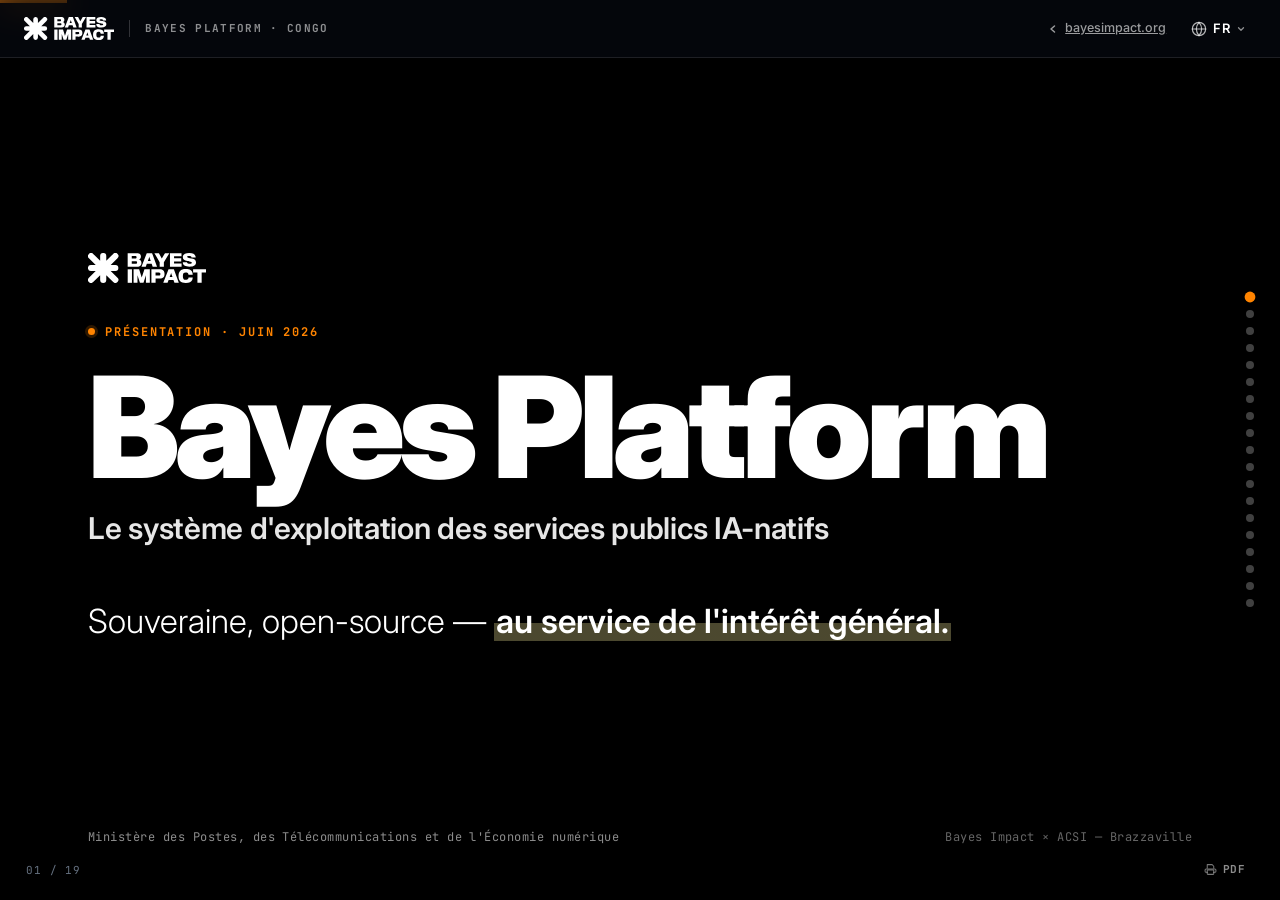
<file: demos/congo/index.html>
<!DOCTYPE html>
<html lang="fr" data-lang="fr">
<head>
<meta charset="UTF-8" />
<meta name="viewport" content="width=device-width, initial-scale=1.0" />
<title>Bayes Platform — Congo · Bayes Impact</title>
<link rel="icon" href="../../assets/logos/bi-mark.svg" />
<link rel="preconnect" href="https://fonts.googleapis.com"><link rel="preconnect" href="https://fonts.gstatic.com" crossorigin>
<link href="https://fonts.googleapis.com/css2?family=Inter:wght@300;400;500;600;700;800;900&family=JetBrains+Mono:wght@400;500;700&display=swap" rel="stylesheet">
<link rel="stylesheet" href="../../lib/bayes.css" />
</head>
<body
  data-assets="../../assets/"
  data-logo="../../assets/logos/bi-colors.svg"
  data-logo-dark="../../assets/logos/bi-white.svg"
  data-label-fr="BAYES PLATFORM · CONGO"
  data-label-en="BAYES PLATFORM · CONGO">

<svg width="0" height="0" style="position:absolute" aria-hidden="true">
  <symbol id="bi-mark" viewBox="0 0 415 409">
    <path d="M309.59,246.07H373a41.67,41.67,0,0,0,0-83.34H309.44l92.73-91.11a41.66,41.66,0,0,0-58.4-59.44l-94.51,92.87V42.23a41.67,41.67,0,1,0-83.34,0v63l-94.86-93A41.66,41.66,0,1,0,12.72,71.65l92.88,91.08H41.89a41.67,41.67,0,0,0,0,83.34h63.56l-92.7,90.72A41.67,41.67,0,1,0,71,396.35l94.89-92.87v63.09a41.67,41.67,0,1,0,83.34,0v-63l94.54,92.71a41.66,41.66,0,0,0,58.34-59.5Z"/>
    <circle cx="207.59" cy="41.49" r="41.34"/><circle cx="207.59" cy="367.01" r="41.34"/><circle cx="41.37" cy="204.4" r="41.34"/><circle cx="373.76" cy="204.4" r="41.34"/><circle cx="373.52" cy="366.86" r="41.34"/><circle cx="41.34" cy="366.86" r="41.34"/><circle cx="41.34" cy="41.34" r="41.34"/><circle cx="373.52" cy="41.34" r="41.34"/><circle cx="207.57" cy="204.25" r="41.34"/>
  </symbol>
</svg>

<div class="progress"><div class="progress-fill" id="pfill"></div></div>
<div class="dots" id="dots"></div>
<div class="counter" id="counter">01 / 01</div>
<div class="hint">← → · space · click</div>

<main class="deck" id="deck">

  <!-- 1 · COVER -->
  <section class="slide dark cover" id="cover" data-dark>
    <div class="slide-inner">
      <div class="cover-mark reveal"><img class="bilogo" src="../../assets/logos/bi-white.svg" alt="Bayes Impact"/></div>
      <p class="eyebrow reveal"><span data-lang="fr">Présentation · Juin 2026</span><span data-lang="en">Briefing · June 2026</span></p>
      <h1 class="reveal">Bayes Platform</h1>
      <p class="sub reveal"><span data-lang="fr">Le système d'exploitation des services publics IA-natifs</span><span data-lang="en">The operating system for AI-native public services</span></p>
      <p class="tagline reveal"><span data-lang="fr">Souveraine, open-source — <em>au service de l'intérêt général.</em></span><span data-lang="en">Sovereign, open-source — <em>built for the public good.</em></span></p>
    </div>
    <div class="cover-foot">
      <span data-lang="fr">Ministère des Postes, des Télécommunications et de l'Économie numérique</span><span data-lang="en">Ministry of Posts, Telecommunications & the Digital Economy</span>
      <span class="cf-r">Bayes Impact × ACSI — Brazzaville</span>
    </div>
  </section>

  <!-- 2 · EARTH (shared) -->
  <div data-shared="earth">
    <script type="application/json">
    { "lead": { "fr": "L'IA pour aider celles et ceux qui en ont besoin et celles et ceux qui les accompagnent.",
                "en": "AI to empower people in need — and those who serve them." },
      "believe": { "fr": ["chacun reçoit l'aide dont il a besoin.","chaque citoyen accède aux services publics.","l'administration parle la langue de chacun — en lingala, en kituba…","personne n'est laissé de côté.","une démarche tient dans une conversation.","l'IA sert d'abord l'intérêt général."],
                   "en": ["everyone receives the help they need.","every citizen can reach public services.","the administration speaks everyone's language.","no one is left behind.","a procedure fits in a conversation.","AI serves the common good first."] } }
    </script>
  </div>

  <!-- 3 · WHO WE ARE (shared) -->
  <div data-shared="about"></div>

  <!-- 4 · VISION -->
  <section class="slide" id="vision">
    <div class="slide-inner">
      <p class="eyebrow reveal"><span data-lang="fr">Notre vision</span><span data-lang="en">Our vision</span></p>
      <h1 class="big reveal"><span data-lang="fr">L'IA agentique au service de la <em class="hl">digitalisation du pays</em>.</span><span data-lang="en">Agentic AI for the <em class="hl">country's digital transformation</em>.</span></h1>
      <div class="cards c3 reveal">
        <div class="card">
          <div class="kicker">Inclusion</div>
          <h3><span data-lang="fr">IA conversationnelle, en voix et en langues nationales</span><span data-lang="en">Conversational AI, by voice and in national languages</span></h3>
          <p><span data-lang="fr">Lingala, kituba… Le levier pour inclure toute la population congolaise — y compris celles et ceux qui ne lisent ni n'écrivent le français.</span><span data-lang="en">Lingala, Kituba… The lever to include the whole Congolese population — even those who cannot read or write French.</span></p>
        </div>
        <div class="card">
          <div class="kicker"><span data-lang="fr">Continuité</span><span data-lang="en">Continuity</span></div>
          <h3><span data-lang="fr">Bâtie sur le socle numérique du Congo</span><span data-lang="en">Built on Congo's digital base</span></h3>
          <p><span data-lang="fr">La Bayes Platform prolonge <b>Congo Digital 2025</b> et le <b>PATN</b> (Banque mondiale), sur les rails déjà posés.</span><span data-lang="en">The Bayes Platform extends <b>Congo Digital 2025</b> and the <b>PATN</b> (World Bank), on the rails already laid.</span></p>
          <div class="dpi-row"><span class="dpi">NIU</span><span class="dpi">Mobile Money</span><span class="dpi">service-public.cg</span><span class="dpi">SIFEC</span><span class="dpi">Data Center</span></div>
        </div>
        <div class="card">
          <div class="kicker"><span data-lang="fr">Souveraineté</span><span data-lang="en">Sovereignty</span></div>
          <h3><span data-lang="fr">Souveraine et open-source</span><span data-lang="en">Sovereign and open-source</span></h3>
          <p><span data-lang="fr">Construite main dans la main avec l'ACSI, hébergée à terme à Brazzaville.</span><span data-lang="en">Built hand in hand with ACSI, hosted in time in Brazzaville.</span></p>
        </div>
      </div>
    </div>
  </section>

  <!-- 5 · LE SOCLE — DPI -->
  <section class="slide" id="socle">
    <div class="slide-inner">
      <p class="eyebrow reveal"><span data-lang="fr">Le socle</span><span data-lang="en">The foundation</span></p>
      <h2 class="title reveal"><span data-lang="fr">Un socle unique : le <em class="hl">DPI du gouvernement agentique</em>.</span><span data-lang="en">One foundation: the <em class="hl">DPI of the agentic government</em>.</span></h2>
      <p class="lead reveal"><span data-lang="fr">La Bayes Platform est l'<b>infrastructure publique numérique (DPI)</b> du gouvernement agentique : un socle transversal et souverain qui alimente toutes les administrations, plutôt qu'autant de projets isolés.</span><span data-lang="en">The Bayes Platform is the <b>digital public infrastructure (DPI)</b> of the agentic government: a cross-cutting, sovereign foundation that powers every administration, instead of as many siloed projects.</span></p>
      <div class="socle reveal">
        <div class="socle-ministries">
          <div class="min-col lead-col"><div class="mc-name"><span data-lang="fr">Numérique</span><span data-lang="en">Digital</span></div><div class="mc-sub"><span data-lang="fr">Services au citoyen</span><span data-lang="en">Citizen services</span></div></div>
          <div class="min-col"><div class="mc-name">Justice</div></div>
          <div class="min-col"><div class="mc-name"><span data-lang="fr">Santé</span><span data-lang="en">Health</span></div></div>
          <div class="min-col"><div class="mc-name"><span data-lang="fr">Éducation</span><span data-lang="en">Education</span></div></div>
          <div class="min-col more-col"><div class="mc-name">…</div></div>
        </div>
        <div class="conn"><svg width="18" height="18" viewBox="0 0 18 18" fill="none" stroke="currentColor" stroke-width="2"><path d="M9 3v12M5 11l4 4 4-4"/></svg></div>
        <div class="socle-bar">
          <span class="sb-name"><svg class="mark"><use href="#bi-mark"/></svg><span data-lang="fr">La Bayes Platform</span><span data-lang="en">The Bayes Platform</span></span>
          <span class="sb-meta"><span data-lang="fr">Souveraine · open-source · le DPI du gouvernement agentique</span><span data-lang="en">Sovereign · open-source · the DPI of the agentic government</span></span>
        </div>
        <div class="socle-base"><span class="bl"><span data-lang="fr">Socle numérique national</span><span data-lang="en">National digital base</span></span><span class="dpi">NIU</span><span class="dpi">Mobile Money</span><span class="dpi">service-public.cg</span><span class="dpi">SIFEC</span><span class="dpi">Data Center</span></div>
      </div>
      <p class="footnote reveal"><span data-lang="fr">Hébergé à terme au <b>Data Center national</b>.</span><span data-lang="en">Hosted in time at the <b>national Data Center</b>.</span></p>
    </div>
  </section>

  <!-- 6 · ARCHITECTURE -->
  <section class="slide dark arch-slide" id="archi" data-dark>
    <div class="slide-inner">
      <p class="eyebrow reveal"><span data-lang="fr">L'architecture</span><span data-lang="en">The architecture</span></p>
      <h2 class="title reveal"><span data-lang="fr">Une architecture souveraine, en couches.</span><span data-lang="en">A sovereign, layered architecture.</span></h2>
      <div class="arch reveal">
        <div class="arch-layer apps">
          <div class="al-label"><span class="al-k">Applications</span><span data-lang="fr">Ce que vivent les usagers</span><span data-lang="en">What citizens experience</span></div>
          <div class="al-items">
            <span class="arch-chip"><span data-lang="fr">Copilote de l'agent public</span><span data-lang="en">Civil-servant copilot</span></span>
            <span class="arch-chip"><span data-lang="fr">Services au citoyen sur WhatsApp</span><span data-lang="en">Citizen services on WhatsApp</span></span>
            <span class="arch-chip"><span data-lang="fr">Chatbots citoyens</span><span data-lang="en">Citizen chatbots</span></span>
            <span class="arch-chip"><span data-lang="fr">Recherche de jurisprudence</span><span data-lang="en">Case-law search</span></span>
            <span class="arch-chip more">…</span>
          </div>
        </div>
        <div class="arch-layer socle">
          <svg class="mark arch-mark" aria-hidden="true"><use href="#bi-mark"/></svg>
          <div class="al-label"><span class="al-k"><span data-lang="fr">Le socle — DPI agentique</span><span data-lang="en">The foundation — agentic DPI</span></span><span data-lang="fr">La Bayes Platform</span><span data-lang="en">The Bayes Platform</span></div>
          <div class="al-desc"><span data-lang="fr">Création <b>no-code</b> d'agents IA <b>sécurisés</b>, <b>fiabilisés (RAG)</b> et <b>industrialisés</b> — qui interagissent, via leurs capacités agentiques, avec l'infrastructure digitale.</span><span data-lang="en"><b>No-code</b> creation of <b>secured</b>, <b>RAG-grounded</b> and <b>production-grade</b> AI agents — that interact, through their agentic capabilities, with the digital infrastructure.</span></div>
        </div>
        <div class="arch-layer">
          <div class="al-label"><span class="al-k"><span data-lang="fr">Infrastructure digitale du Congo</span><span data-lang="en">Congo's digital infrastructure</span></span><span data-lang="fr">Le socle numérique national</span><span data-lang="en">The national digital base</span></div>
          <div class="al-items">
            <span class="arch-chip">NIU</span><span class="arch-chip">Mobile Money</span><span class="arch-chip">service-public.cg</span><span class="arch-chip">SIFEC</span><span class="arch-chip"><span data-lang="fr">Base de connaissance</span><span data-lang="en">Knowledge base</span></span><span class="arch-chip more">…</span>
          </div>
        </div>
        <div class="arch-layer">
          <div class="al-label"><span class="al-k"><span data-lang="fr">Fondations</span><span data-lang="en">Foundations</span></span><span data-lang="fr">Hébergement souverain</span><span data-lang="en">Sovereign hosting</span></div>
          <div class="al-items">
            <span class="arch-chip"><span data-lang="fr">Data Center national</span><span data-lang="en">National Data Center</span></span><span class="arch-chip"><span data-lang="fr">Serveurs ministériels</span><span data-lang="en">Ministry servers</span></span><span class="arch-chip"><span data-lang="fr">Cloud Bayes — pilotes rapides</span><span data-lang="en">Bayes Cloud — fast pilots</span></span>
          </div>
        </div>
      </div>
    </div>
  </section>

  <!-- 7 · SOUVERAINETÉ & CONFIANCE -->
  <section class="slide" id="trust">
    <div class="slide-inner">
      <p class="eyebrow reveal"><span data-lang="fr">Souveraineté & confiance</span><span data-lang="en">Sovereignty & trust</span></p>
      <h2 class="title reveal"><span data-lang="fr">Une chaîne de confiance, de l'infrastructure aux usages.</span><span data-lang="en">A chain of trust, from infrastructure to use.</span></h2>
      <div class="flow reveal" style="margin-top:30px">
        <div class="flow-step"><div class="fs-n">01</div><div class="fs-t"><span data-lang="fr">Souveraineté de l'infrastructure</span><span data-lang="en">Infrastructure sovereignty</span></div><div class="fs-d"><span data-lang="fr">La donnée congolaise reste au Congo, au Data Center national.</span><span data-lang="en">Congolese data stays in Congo, at the national Data Center.</span></div></div>
        <div class="flow-arrow"><svg width="18" height="18" viewBox="0 0 16 16" fill="none" stroke="currentColor" stroke-width="2"><path d="M3 8h10M9 4l4 4-4 4"/></svg></div>
        <div class="flow-step"><div class="fs-n">02</div><div class="fs-t"><span data-lang="fr">Base de connaissance vérifiée</span><span data-lang="en">Verified knowledge base</span></div><div class="fs-d"><span data-lang="fr">Ancrée dans les documents officiels — sources tracées et à jour.</span><span data-lang="en">Grounded in official documents — sources traced and up to date.</span></div></div>
        <div class="flow-arrow"><svg width="18" height="18" viewBox="0 0 16 16" fill="none" stroke="currentColor" stroke-width="2"><path d="M3 8h10M9 4l4 4-4 4"/></svg></div>
        <div class="flow-step" style="border-color:var(--accent-orange); box-shadow:0 0 0 2px rgba(255,132,0,.12)"><div class="fs-n" style="color:var(--accent-orange)">03</div><div class="fs-t"><span data-lang="fr">Applications IA de confiance</span><span data-lang="en">Trustworthy AI applications</span></div><div class="fs-d"><span data-lang="fr">Zéro hallucination · citation des sources sur chaque réponse.</span><span data-lang="en">Zero hallucination · sources cited on every answer.</span></div></div>
      </div>
      <div class="quote reveal">
        <p class="q"><span data-lang="fr">« Pas de réponse sans source. »</span><span data-lang="en">"No answer without a source."</span></p>
        <p class="qs"><span data-lang="fr">Chaque réponse est sourcée, traçable et vérifiable.</span><span data-lang="en">Every answer is sourced, traceable and verifiable.</span></p>
      </div>
    </div>
  </section>

  <!-- 8 · DEMO — chat (birth certificate via SIFEC) -->
  <section class="slide" id="demo-chat" data-demo="chat">
    <div class="slide-inner">
      <div class="demo-head reveal">
        <h2><span data-lang="fr">Démonstration — acte de naissance sur WhatsApp</span><span data-lang="en">Demo — birth certificate on WhatsApp</span></h2>
        <div class="demo-controls"><button class="dc-btn dc-toggle">⏸</button><button class="dc-btn ghost dc-replay">↻</button></div>
      </div>
      <div class="demo-stage" style="margin-top:12px">
        <div class="reveal">
          <div class="srs">
            <div class="srs-top">
              <span class="srs-badge"><span data-lang="fr">Portail des services publics (à terme) · service-public.cg</span><span data-lang="en">Public-services portal (in time) · service-public.cg</span></span>
              <h3><span data-lang="fr">Demande d'acte de naissance</span><span data-lang="en">Birth-certificate request</span></h3>
              <div class="srs-meta"><span data-lang="fr">État civil · Registre national (SIFEC)</span><span data-lang="en">Civil registry · National registry (SIFEC)</span></div>
            </div>
            <div class="srs-body">
              <div class="bpmn-wrap">
                <div class="bl"><span data-lang="fr">Parcours du service</span><span data-lang="en">Service journey</span></div>
                <div class="bpmn">
                  <span class="bpmn-node"><span data-lang="fr">Demande</span><span data-lang="en">Request</span></span><span class="bpmn-c">›</span>
                  <span class="bpmn-node"><span data-lang="fr">Authentification NIU</span><span data-lang="en">NIU auth</span></span><span class="bpmn-c">›</span>
                  <span class="bpmn-node"><span data-lang="fr">Vérification OTP</span><span data-lang="en">OTP check</span></span><span class="bpmn-c">›</span>
                  <span class="bpmn-node"><span data-lang="fr">Pré-remplissage SIFEC</span><span data-lang="en">SIFEC auto-fill</span></span><span class="bpmn-c">›</span>
                  <span class="bpmn-node"><span data-lang="fr">Instruction</span><span data-lang="en">Processing</span></span><span class="bpmn-c">›</span>
                  <span class="bpmn-node">Notification</span>
                </div>
              </div>
            </div>
          </div>
          <p class="footnote" style="margin-top:14px"><span data-lang="fr">Extensible aux <b>langues nationales</b> (lingala, kituba) et au <b>message vocal</b> — un levier d'inclusion.</span><span data-lang="en">Extensible to <b>national languages</b> (Lingala, Kituba) and <b>voice notes</b> — a key inclusion lever.</span></p>
        </div>
        <div class="reveal">
          <div class="phone"><div class="phone-screen">
            <div class="notch"></div>
            <div class="statusbar"><span>9:41</span><span>5G ▮▮▮ ◢ 84%</span></div>
            <div class="wa-header"><span class="wa-back">‹</span><span class="wa-av"><svg class="mark" style="color:var(--wa-green)"><use href="#bi-mark"/></svg></span><div class="wa-head-txt"><div class="h-name"><span data-lang="fr">Service de l'état civil</span><span data-lang="en">Civil registry service</span></div><div class="h-sub wa-sub"></div></div><div class="wa-icons"><span>📹</span><span>📞</span></div></div>
            <div class="wa-thread"><div class="wa-day"></div></div>
            <div class="wa-input"><div class="wa-field"><span>😊</span><span class="ph">Message</span><span>📎</span><span>📷</span></div><span class="wa-mic">🎤</span></div>
          </div></div>
        </div>
      </div>
    </div>
    <script type="application/json" class="demo-data">
    {"pay":{"provider":"Mobile Money","host":"pay.cg/"},
     "fr":[
      {"type":"in","text":"Bonjour 👋 Je suis l'assistant de l'état civil. Écrivez-moi ou envoyez une note vocale — en français, et bientôt en lingala et en kituba."},
      {"type":"out","text":"Bonjour, j'ai besoin d'un acte de naissance"},
      {"type":"in","text":"Avec plaisir. Pour vous identifier, envoyez votre numéro d'identité (NIU).","bp":1},
      {"type":"out","text":"23 1204 8473921","digits":true},
      {"type":"tool","name":"Base SIFEC — état civil","arg":"niu: \"23 1204 8473921\"","result":"1 citoyen trouvé"},
      {"type":"in","text":"Vous êtes bien <b>Rodrigue Nkodia</b>, né le 12/03/1984 à Brazzaville ?"},
      {"type":"out","text":"Oui, c'est bien moi"},
      {"type":"in","text":"Je vous envoie un code de vérification par SMS (OTP).","bp":2},
      {"type":"out","text":"729 014","digits":true},
      {"type":"tool","name":"Vérification OTP","arg":"otp: \"729 014\"","result":"Vérifié ✓"},
      {"type":"in","text":"Identité confirmée ✅ Je récupère votre acte depuis le registre national (SIFEC).","bp":3},
      {"type":"fill","src":"État civil — SIFEC","rows":[["Nom","Nkodia"],["Prénoms","Rodrigue"],["Naissance","12/03/1984"],["Lieu","Brazzaville"],["N° acte","1984-BZV-04827"]]},
      {"type":"in","text":"Combien de copies souhaitez-vous ?"},
      {"type":"voice","dur":"0:05","transcript":"Deux copies s'il vous plaît, c'est pour une inscription scolaire."},
      {"type":"in","text":"🎙️ Bien reçu : <b>2 copies</b>, motif « inscription scolaire »."},
      {"type":"dossier","num":"AN-2026-04827","rows":[["Service","État civil · SIFEC"],["Demandeur","R. Nkodia"],["Document","Acte de naissance"],["Copies","2"]],"bp":4},
      {"type":"in","text":"Votre demande <b>AN-2026-04827</b> est complète ✅ Réglez les frais via votre lien <b>Mobile Money</b> sécurisé."},
      {"type":"paylink","amount":"1 000 FCFA","ref":"Acte de naissance · SIFEC","code":"r/AN-2026-04827"},
      {"type":"notif","tag":"N04","text":"Paiement de <b>1 000 FCFA</b> confirmé via MTN MoMo / Airtel Money.","bp":5},
      {"type":"in","text":"Votre demande est enregistrée ✅ Vous recevrez les mises à jour ici, dans cette conversation."}
     ],
     "en":[
      {"type":"in","text":"Hello 👋 I'm the civil-registry assistant. Write to me or send a voice note — in French, and soon in Lingala and Kituba."},
      {"type":"out","text":"Hi, I need a birth certificate"},
      {"type":"in","text":"Gladly. To identify you, send your identity number (NIU).","bp":1},
      {"type":"out","text":"23 1204 8473921","digits":true},
      {"type":"tool","name":"SIFEC base — civil registry","arg":"niu: \"23 1204 8473921\"","result":"1 citizen found"},
      {"type":"in","text":"You are <b>Rodrigue Nkodia</b>, born 12/03/1984 in Brazzaville?"},
      {"type":"out","text":"Yes, that's me"},
      {"type":"in","text":"I'm sending you a verification code by SMS (OTP).","bp":2},
      {"type":"out","text":"729 014","digits":true},
      {"type":"tool","name":"OTP check","arg":"otp: \"729 014\"","result":"Verified ✓"},
      {"type":"in","text":"Identity confirmed ✅ Fetching your certificate from the national registry (SIFEC).","bp":3},
      {"type":"fill","src":"Civil registry — SIFEC","rows":[["Surname","Nkodia"],["Given names","Rodrigue"],["Born","12/03/1984"],["Place","Brazzaville"],["Record no.","1984-BZV-04827"]]},
      {"type":"in","text":"How many copies would you like?"},
      {"type":"voice","dur":"0:05","transcript":"Two copies please, it's for a school enrollment."},
      {"type":"in","text":"🎙️ Got it: <b>2 copies</b>, purpose \"school enrollment\"."},
      {"type":"dossier","num":"AN-2026-04827","rows":[["Service","Civil registry · SIFEC"],["Applicant","R. Nkodia"],["Document","Birth certificate"],["Copies","2"]],"bp":4},
      {"type":"in","text":"Your request <b>AN-2026-04827</b> is complete ✅ Pay the fee via your secure <b>Mobile Money</b> link."},
      {"type":"paylink","amount":"1,000 FCFA","ref":"Birth certificate · SIFEC","code":"r/AN-2026-04827"},
      {"type":"notif","tag":"N04","text":"Payment of <b>1,000 FCFA</b> confirmed via MTN MoMo / Airtel Money.","bp":5},
      {"type":"in","text":"Your request is registered ✅ You'll get updates here, in this conversation."}
     ]}
    </script>
  </section>

  <!-- 9 · DEMO — copilot (magistrate case-law, Congo courts) -->
  <section class="slide" id="demo-copilot" data-demo="copilot">
    <div class="slide-inner">
      <div class="demo-head reveal"><h2><span data-lang="fr">Le copilote du magistrat</span><span data-lang="en">The magistrate's copilot</span></h2><span class="dh-sub"><span data-lang="fr">L'agent en coulisses qui répond en langage naturel — sources à l'appui.</span><span data-lang="en">The back-office agent that answers in natural language — with sources.</span></span></div>
      <div class="copilot reveal">
        <div class="cp-bar"><span class="cp-dot r"></span><span class="cp-dot y"></span><span class="cp-dot g"></span><span class="cp-title"><span data-lang="fr">Copilote Justice · recherche de jurisprudence</span><span data-lang="en">Justice copilot · case-law search</span></span><span class="cp-live"><span class="cp-live-dot"></span><span data-lang="fr">en direct</span><span data-lang="en">live</span></span><span class="cp-badge">headless</span></div>
        <div class="cp-body"></div>
      </div>
      <div class="pipe-cap reveal"><svg width="14" height="14" viewBox="0 0 16 16" fill="none" stroke="currentColor" stroke-width="2"><path d="M8 3v10M4 9l4 4 4-4"/></svg><span data-lang="fr">La donnée derrière le copilote</span><span data-lang="en">The data behind the copilot</span></div>
      <div class="pipeline reveal">
        <div class="pl-stage"><div class="pl-label"><span data-lang="fr">1 · Scans de décisions</span><span data-lang="en">1 · Scanned rulings</span></div><div class="scan-stack"><div class="scan-pg"><i></i><i></i><i style="width:72%"></i><i></i></div><div class="scan-pg"><i></i><i></i><i style="width:72%"></i><i></i></div><div class="scan-pg"><i></i><i></i><i style="width:72%"></i><i></i></div></div></div>
        <div class="pl-arrow"><svg width="22" height="22" viewBox="0 0 16 16" fill="none" stroke="var(--accent-orange)" stroke-width="2"><path d="M3 8h10M9 4l4 4-4 4"/></svg></div>
        <div class="pl-stage agent"><div class="pl-label"><span data-lang="fr">2 · Agent Bayes</span><span data-lang="en">2 · Bayes agent</span></div><div class="extract"><div class="extract-row"><span>Type</span><b><span data-lang="fr">Arrêt</span><span data-lang="en">Ruling</span></b></div><div class="extract-row"><span><span data-lang="fr">Juridiction</span><span data-lang="en">Court</span></span><b>C. d'appel de Brazzaville</b></div><div class="extract-row"><span><span data-lang="fr">Année</span><span data-lang="en">Year</span></span><b>2021</b></div><div class="extract-row"><span><span data-lang="fr">Matière</span><span data-lang="en">Matter</span></span><b><span data-lang="fr">Droit commercial</span><span data-lang="en">Commercial law</span></b></div></div><div class="extract-tags"><span data-lang="fr">extraction</span><span data-lang="en">extraction</span><span>·</span><span data-lang="fr">classification</span><span data-lang="en">classification</span></div></div>
        <div class="pl-arrow"><svg width="22" height="22" viewBox="0 0 16 16" fill="none" stroke="var(--accent-orange)" stroke-width="2"><path d="M3 8h10M9 4l4 4-4 4"/></svg></div>
        <div class="pl-stage db"><div class="pl-label"><span data-lang="fr">3 · Base structurée</span><span data-lang="en">3 · Structured DB</span></div><table><tr><th>Réf.</th><th>Type</th><th><span data-lang="fr">Année</span><span data-lang="en">Year</span></th></tr><tr><td>142</td><td><span data-lang="fr">Arrêt</span><span data-lang="en">Ruling</span></td><td>2021</td></tr><tr><td>087</td><td><span data-lang="fr">Jugt</span><span data-lang="en">Judgt</span></td><td>2019</td></tr></table><div class="db-q">▲ <span data-lang="fr">interrogée par le copilote</span><span data-lang="en">queried by the copilot</span></div></div>
      </div>
    </div>
    <script type="application/json" class="demo-data">
    {"meta":{"who":{"fr":"Magistrat","en":"Magistrate"},"search":{"fr":"Recherche · jurisprudence","en":"Search · case law"},"name":{"fr":"Copilote","en":"Copilot"}},
     "fr":[
      {"q":"Jurisprudence récente sur la rupture abusive d'un contrat commercial ?","arg":"rupture abusive · depuis 2015","res":"3 décisions","a":"Trois décisions depuis 2015 : la rupture est jugée abusive en l'absence d'un préavis raisonnable, proportionné à la durée de la relation commerciale.","s":["Cour d'appel de Brazzaville · 2021 · n°142","Tribunal de commerce de Brazzaville · 2019 · n°087","Cour suprême du Congo · 2016 · n°031"]},
      {"q":"Quels sont les délais légaux de la garde à vue ?","arg":"garde à vue · délais","res":"2 textes","a":"La garde à vue est limitée à 48 heures, prolongeable une fois sur autorisation écrite du procureur.","s":["Cour suprême du Congo · 2020 · n°208","Cour d'appel de Pointe-Noire · 2018 · n°054"]}
     ],
     "en":[
      {"q":"Recent case law on wrongful termination of a commercial contract?","arg":"wrongful termination · since 2015","res":"3 rulings","a":"Three rulings since 2015: termination is wrongful absent reasonable notice, proportionate to the length of the commercial relationship.","s":["Brazzaville Court of Appeal · 2021 · no.142","Brazzaville Commercial Court · 2019 · no.087","Supreme Court of Congo · 2016 · no.031"]},
      {"q":"What are the legal time limits for police custody?","arg":"custody · limits","res":"2 statutes","a":"Custody is limited to 48 hours, extendable once with the prosecutor's written authorization.","s":["Supreme Court of Congo · 2020 · no.208","Pointe-Noire Court of Appeal · 2018 · no.054"]}
     ]}
    </script>
  </section>

  <!-- ═══ Bayes Platform showcase (shared) ═══ -->
  <div data-shared="platform-studio"></div>
  <div data-shared="platform-observability"></div>
  <div data-shared="platform-evaluation"></div>

  <!-- 10 · DIGITALISATION -->
  <section class="slide" id="dig360">
    <div class="slide-inner">
      <p class="eyebrow reveal"><span data-lang="fr">Digitalisation du pays</span><span data-lang="en">Nationwide digitization</span></p>
      <h2 class="title reveal"><span data-lang="fr">Le même socle, dans chaque ministère.</span><span data-lang="en">The same platform, in every ministry.</span></h2>
      <p class="lead reveal"><span data-lang="fr">La plateforme qui digitalise les services au citoyen étend la digitalisation aux autres administrations — en commençant par la Justice.</span><span data-lang="en">The platform that digitizes citizen services extends digitization to the others — starting with Justice.</span></p>
      <div class="cards c3 reveal">
        <div class="card" style="border-color:var(--accent-orange); box-shadow:0 0 0 2px rgba(255,132,0,.1), var(--shadow)"><div class="kicker"><span data-lang="fr">En premier</span><span data-lang="en">First</span></div><h3>Justice</h3><p><span data-lang="fr">Nationalité, archivage, casier judiciaire, anti-fraude RCCM.</span><span data-lang="en">Nationality, archiving, criminal records, RCCM fraud detection.</span></p></div>
        <div class="card"><div class="kicker"><span data-lang="fr">Puis</span><span data-lang="en">Then</span></div><h3><span data-lang="fr">Santé</span><span data-lang="en">Health</span></h3><p><span data-lang="fr">Téléconsultation, couverture CAMU, ruptures de stock.</span><span data-lang="en">Teleconsultation, CAMU insurance coverage, stockouts.</span></p></div>
        <div class="card"><div class="kicker"><span data-lang="fr">Puis</span><span data-lang="en">Then</span></div><h3><span data-lang="fr">Éducation</span><span data-lang="en">Education</span></h3><p><span data-lang="fr">Tuteur élève, pré-inscription UMNG, info & réclamations.</span><span data-lang="en">Student tutor, UMNG pre-enrollment, info & complaints.</span></p></div>
      </div>
    </div>
  </section>

  <!-- 11 · JUSTICE -->
  <section class="slide" id="justice">
    <div class="slide-inner">
      <div class="min-flag reveal"><span class="mf-ico">JU</span><span class="mf-name">Justice</span><span class="mf-rank"><span data-lang="fr">Premier déploiement</span><span data-lang="en">First deployment</span></span></div>
      <div class="split" style="margin-top:8px">
        <div class="reveal">
          <ul class="uc-list">
            <li><span class="uc-flag">★</span><div><div class="uc-t"><span data-lang="fr">Agent Nationalité — sur WhatsApp</span><span data-lang="en">Nationality agent — on WhatsApp</span></div><div class="uc-d"><span data-lang="fr">Demande conversationnelle ; photo de la pièce → formulaire. Fini la dépendance aux intermédiaires.</span><span data-lang="en">Conversational request; photo of the ID → form. No more dependence on intermediaries.</span></div></div></li>
            <li><span class="uc-flag">★</span><div><div class="uc-t"><span data-lang="fr">Gestion de l'archivage</span><span data-lang="en">Records management</span></div><div class="uc-d"><span data-lang="fr">Numériser, classer et retrouver les dossiers — la donnée exploitée concrètement.</span><span data-lang="en">Digitize, classify and retrieve case files — data actually put to use.</span></div></div></li>
            <li><span class="uc-flag">+</span><div><div class="uc-t"><span data-lang="fr">Casier judiciaire · anti-fraude RCCM</span><span data-lang="en">Criminal record · RCCM fraud detection</span></div><div class="uc-d"><span data-lang="fr">Vérification fiable des antécédents ; détection de fraude au registre du commerce.</span><span data-lang="en">Reliable background checks; fraud detection at the commercial registry.</span></div></div></li>
          </ul>
        </div>
        <div class="reveal">
          <div class="mini-wa">
            <div class="mwb in"><span data-lang="fr">Bonjour, je souhaite un certificat de nationalité.</span><span data-lang="en">Hello, I'd like a certificate of nationality.</span></div>
            <div class="mwb out"><span data-lang="fr">Bonjour 👋 Envoyez une photo de votre pièce d'identité, je m'occupe du reste.</span><span data-lang="en">Hello 👋 Send a photo of your ID and I'll handle the rest.</span></div>
            <div class="mwb in">📷 <span data-lang="fr">Carte d'identité — photo</span><span data-lang="en">ID card — photo</span></div>
            <div class="mwb out"><span data-lang="fr">J'ai lu votre pièce. Je confirme : <b>Mavoungou Loemba</b>, né le 04/08/1990 ? Formulaire pré-rempli ✅</span><span data-lang="en">I've read your ID. Confirming: <b>Mavoungou Loemba</b>, born 04/08/1990? Form pre-filled ✅</span></div>
          </div>
        </div>
      </div>
    </div>
  </section>

  <!-- 12 · SANTÉ -->
  <section class="slide" id="sante">
    <div class="slide-inner">
      <div class="min-flag reveal"><span class="mf-ico">SA</span><span class="mf-name"><span data-lang="fr">Santé</span><span data-lang="en">Health</span></span></div>
      <div class="split" style="margin-top:8px">
        <div class="reveal">
          <ul class="uc-list">
            <li><span class="uc-flag">★</span><div><div class="uc-t"><span data-lang="fr">Téléconsultation & triage</span><span data-lang="en">Teleconsultation & triage</span></div><div class="uc-d"><span data-lang="fr">Orienter avant le déplacement — désengorger les hôpitaux.</span><span data-lang="en">Guide before the trip — relieve overcrowded hospitals.</span></div></div></li>
            <li><span class="uc-flag">★</span><div><div class="uc-t"><span data-lang="fr">Couverture CAMU</span><span data-lang="en">CAMU insurance coverage</span></div><div class="uc-d"><span data-lang="fr">Accompagner l'accès à l'assurance maladie universelle ; suivi des droits.</span><span data-lang="en">Support access to universal health insurance; entitlement tracking.</span></div></div></li>
            <li><span class="uc-flag">+</span><div><div class="uc-t"><span data-lang="fr">Ruptures de stock · aide à la décision</span><span data-lang="en">Stockouts · clinical decision support</span></div><div class="uc-d"><span data-lang="fr">Anticiper les ruptures et la chaîne du froid ; protocoles adaptés au contexte.</span><span data-lang="en">Anticipate stockouts and cold-chain issues; context-adapted protocols.</span></div></div></li>
          </ul>
        </div>
        <div class="reveal">
          <div class="mini-wa">
            <div class="mwb out">🎙️ <span data-lang="fr">Note vocale — 0:08</span><span data-lang="en">Voice note — 0:08</span></div>
            <div class="mwb in"><span data-lang="fr">J'ai compris : fièvre depuis 2 jours chez un enfant de 3 ans.</span><span data-lang="en">Understood: fever for 2 days in a 3-year-old child.</span></div>
            <div class="mwb in"><span data-lang="fr">⚠️ Orientation : consultez le centre de santé le plus proche aujourd'hui. Voici l'adresse.</span><span data-lang="en">⚠️ Guidance: visit the nearest health center today. Here's the address.</span></div>
            <div class="mwb out"><span data-lang="fr">Merci 🙏</span><span data-lang="en">Thank you 🙏</span></div>
          </div>
        </div>
      </div>
    </div>
  </section>

  <!-- 13 · ÉDUCATION -->
  <section class="slide" id="education">
    <div class="slide-inner">
      <div class="min-flag reveal"><span class="mf-ico">ED</span><span class="mf-name"><span data-lang="fr">Éducation</span><span data-lang="en">Education</span></span><span class="mf-rank"><span data-lang="fr">Université Marien Ngouabi · 30 000+ étudiants</span><span data-lang="en">Marien Ngouabi University · 30,000+ students</span></span></div>
      <div class="split" style="margin-top:8px">
        <div class="reveal">
          <ul class="uc-list">
            <li><span class="uc-flag">★</span><div><div class="uc-t"><span data-lang="fr">Agent tuteur & révision élève</span><span data-lang="en">Student tutor & revision agent</span></div><div class="uc-d"><span data-lang="fr">Aide personnalisée à domicile, sur WhatsApp — contre la fracture numérique.</span><span data-lang="en">Personalized help at home, on WhatsApp — against the digital divide.</span></div></div></li>
            <li><span class="uc-flag">★</span><div><div class="uc-t"><span data-lang="fr">Pré-inscription & démarches (UMNG)</span><span data-lang="en">Pre-enrollment & procedures (UMNG)</span></div><div class="uc-d"><span data-lang="fr">Accompagner l'inscription en ligne à l'Université Marien Ngouabi.</span><span data-lang="en">Support online enrollment at Marien Ngouabi University.</span></div></div></li>
            <li><span class="uc-flag">+</span><div><div class="uc-t"><span data-lang="fr">Info & réclamations scolaires</span><span data-lang="en">School info & complaints</span></div><div class="uc-d"><span data-lang="fr">Informer sur le système éducatif ; traiter affectations, notes et résultats avec suivi.</span><span data-lang="en">Inform on the education system; handle assignments, grades and results with tracking.</span></div></div></li>
          </ul>
        </div>
        <div class="reveal">
          <div class="mini-wa">
            <div class="mwb in"><span data-lang="fr">Bonjour ! Sur quoi veux-tu réviser aujourd'hui ?</span><span data-lang="en">Hi! What would you like to revise today?</span></div>
            <div class="mwb out"><span data-lang="fr">Les fractions, je n'ai pas compris en classe 😕</span><span data-lang="en">Fractions, I didn't get it in class 😕</span></div>
            <div class="mwb in"><span data-lang="fr">Pas de souci. Commençons simplement : 1/2 + 1/4… je t'explique étape par étape.</span><span data-lang="en">No worries. Let's start simple: 1/2 + 1/4… I'll explain step by step.</span></div>
            <div class="mwb out">🎙️ <span data-lang="fr">Note vocale — en lingala</span><span data-lang="en">Voice note — in Lingala</span></div>
          </div>
        </div>
      </div>
    </div>
  </section>

  <!-- 14 · PARTNERSHIP -->
  <section class="slide" id="team">
    <div class="slide-inner">
      <p class="eyebrow reveal"><span data-lang="fr">Comment nous travaillons</span><span data-lang="en">How we work</span></p>
      <h2 class="title reveal"><span data-lang="fr">Un partenariat, pas un fournisseur.</span><span data-lang="en">A partnership, not a vendor.</span></h2>
      <div class="cards c3 reveal">
        <div class="card"><div class="kicker"><span data-lang="fr">Présence</span><span data-lang="en">Presence</span></div><h3><span data-lang="fr">Un bureau local à Brazzaville</span><span data-lang="en">A local office in Brazzaville</span></h3><p><span data-lang="fr">Bayes Impact construit au plus près du terrain et des équipes.</span><span data-lang="en">Bayes Impact builds close to the field and the teams.</span></p></div>
        <div class="card"><div class="kicker"><span data-lang="fr">Souveraineté</span><span data-lang="en">Sovereignty</span></div><h3><span data-lang="fr">Transfert de compétences</span><span data-lang="en">Skills transfer</span></h3><p><span data-lang="fr">Montée en compétences des équipes congolaises — la maîtrise reste nationale.</span><span data-lang="en">Upskilling Congolese teams — control stays national.</span></p></div>
        <div class="card"><div class="kicker"><span data-lang="fr">Main dans la main</span><span data-lang="en">Hand in hand</span></div><h3><span data-lang="fr">Avec l'ACSI</span><span data-lang="en">With ACSI</span></h3><p><span data-lang="fr">Nous co-construisons avec l'ACSI, sur le socle numérique déjà bâti par le Congo.</span><span data-lang="en">We co-build with ACSI, on the digital base Congo has already built.</span></p></div>
      </div>
    </div>
  </section>

  <!-- 15 · ROADMAP -->
  <section class="slide" id="roadmap">
    <div class="slide-inner">
      <p class="eyebrow reveal"><span data-lang="fr">Feuille de route</span><span data-lang="en">Roadmap</span></p>
      <h2 class="title reveal"><span data-lang="fr">Concrète, séquencée, maîtrisée.</span><span data-lang="en">Concrete, sequenced, controlled.</span></h2>
      <div class="flow reveal" style="margin-top:30px">
        <div class="flow-step" style="border-color:var(--accent-orange); box-shadow:0 0 0 2px rgba(255,132,0,.12)"><div class="fs-n" style="color:var(--accent-orange)">PHASE 0</div><div class="fs-t"><span data-lang="fr">20 services prioritaires</span><span data-lang="en">20 priority services</span></div><div class="fs-d"><span data-lang="fr">Les premiers services citoyens sur WhatsApp.</span><span data-lang="en">The first citizen services on WhatsApp.</span></div></div>
        <div class="flow-arrow"><svg width="16" height="16" viewBox="0 0 16 16" fill="none" stroke="currentColor" stroke-width="2"><path d="M3 8h10M9 4l4 4-4 4"/></svg></div>
        <div class="flow-step"><div class="fs-n"><span data-lang="fr">CADRAGE</span><span data-lang="en">SCOPING</span></div><div class="fs-t"><span data-lang="fr">Agents pilotes</span><span data-lang="en">Pilot agents</span></div><div class="fs-d"><span data-lang="fr">Sélection, corpus, points focaux par ministère.</span><span data-lang="en">Selection, corpus, focal points per ministry.</span></div></div>
        <div class="flow-arrow"><svg width="16" height="16" viewBox="0 0 16 16" fill="none" stroke="currentColor" stroke-width="2"><path d="M3 8h10M9 4l4 4-4 4"/></svg></div>
        <div class="flow-step"><div class="fs-n"><span data-lang="fr">DÉV & TEST</span><span data-lang="en">BUILD & TEST</span></div><div class="fs-t"><span data-lang="fr">Sur le terrain</span><span data-lang="en">In the field</span></div><div class="fs-d"><span data-lang="fr">Itération avec les agents publics, conduite du changement.</span><span data-lang="en">Iterating with civil servants, change management.</span></div></div>
        <div class="flow-arrow"><svg width="16" height="16" viewBox="0 0 16 16" fill="none" stroke="currentColor" stroke-width="2"><path d="M3 8h10M9 4l4 4-4 4"/></svg></div>
        <div class="flow-step"><div class="fs-n"><span data-lang="fr">EXTENSION</span><span data-lang="en">SCALE-UP</span></div><div class="fs-t">Justice · <span data-lang="fr">Santé</span><span data-lang="en">Health</span> · <span data-lang="fr">Éducation</span><span data-lang="en">Education</span></div><div class="fs-d"><span data-lang="fr">Passage à l'échelle, transfert de compétences.</span><span data-lang="en">Scaling up, skills transfer.</span></div></div>
      </div>
      <p class="footnote reveal"><span data-lang="fr">Hébergement souverain à terme à Brazzaville · monitoring et évaluation continue des agents.</span><span data-lang="en">Sovereign hosting in time in Brazzaville · continuous monitoring and evaluation of agents.</span></p>
    </div>
  </section>

  <!-- 16 · CLOSING -->
  <section class="slide dark cover" id="thanks" data-dark>
    <div class="slide-inner">
      <div class="cover-mark reveal"><img class="bilogo" src="../../assets/logos/bi-white.svg" alt="Bayes Impact"/></div>
      <h1 class="reveal" style="font-size:clamp(40px,6.5vw,92px);line-height:1;letter-spacing:-.035em;margin:0"><span data-lang="fr">Le service public,<br/><em class="hl">à l'ère de l'IA.</em></span><span data-lang="en">Public services,<br/><em class="hl">in the age of AI.</em></span></h1>
      <p class="tagline reveal" style="margin-top:40px;font-size:clamp(18px,2vw,26px)"><span data-lang="fr">L'IA au service de ceux qui en ont besoin et de ceux qui les accompagnent.</span><span data-lang="en">AI for those in need and those who serve them.</span></p>
    </div>
    <div class="cover-foot"><span data-lang="fr">Merci. — Construisons-le ensemble.</span><span data-lang="en">Thank you. — Let's build it together.</span><span class="cf-r">bayesimpact.org · Bayes Impact × ACSI</span></div>
  </section>

</main>

<script src="../../lib/bayes-slides.js"></script>
<script src="../../lib/bayes.js"></script>
</body>
</html>
</file>
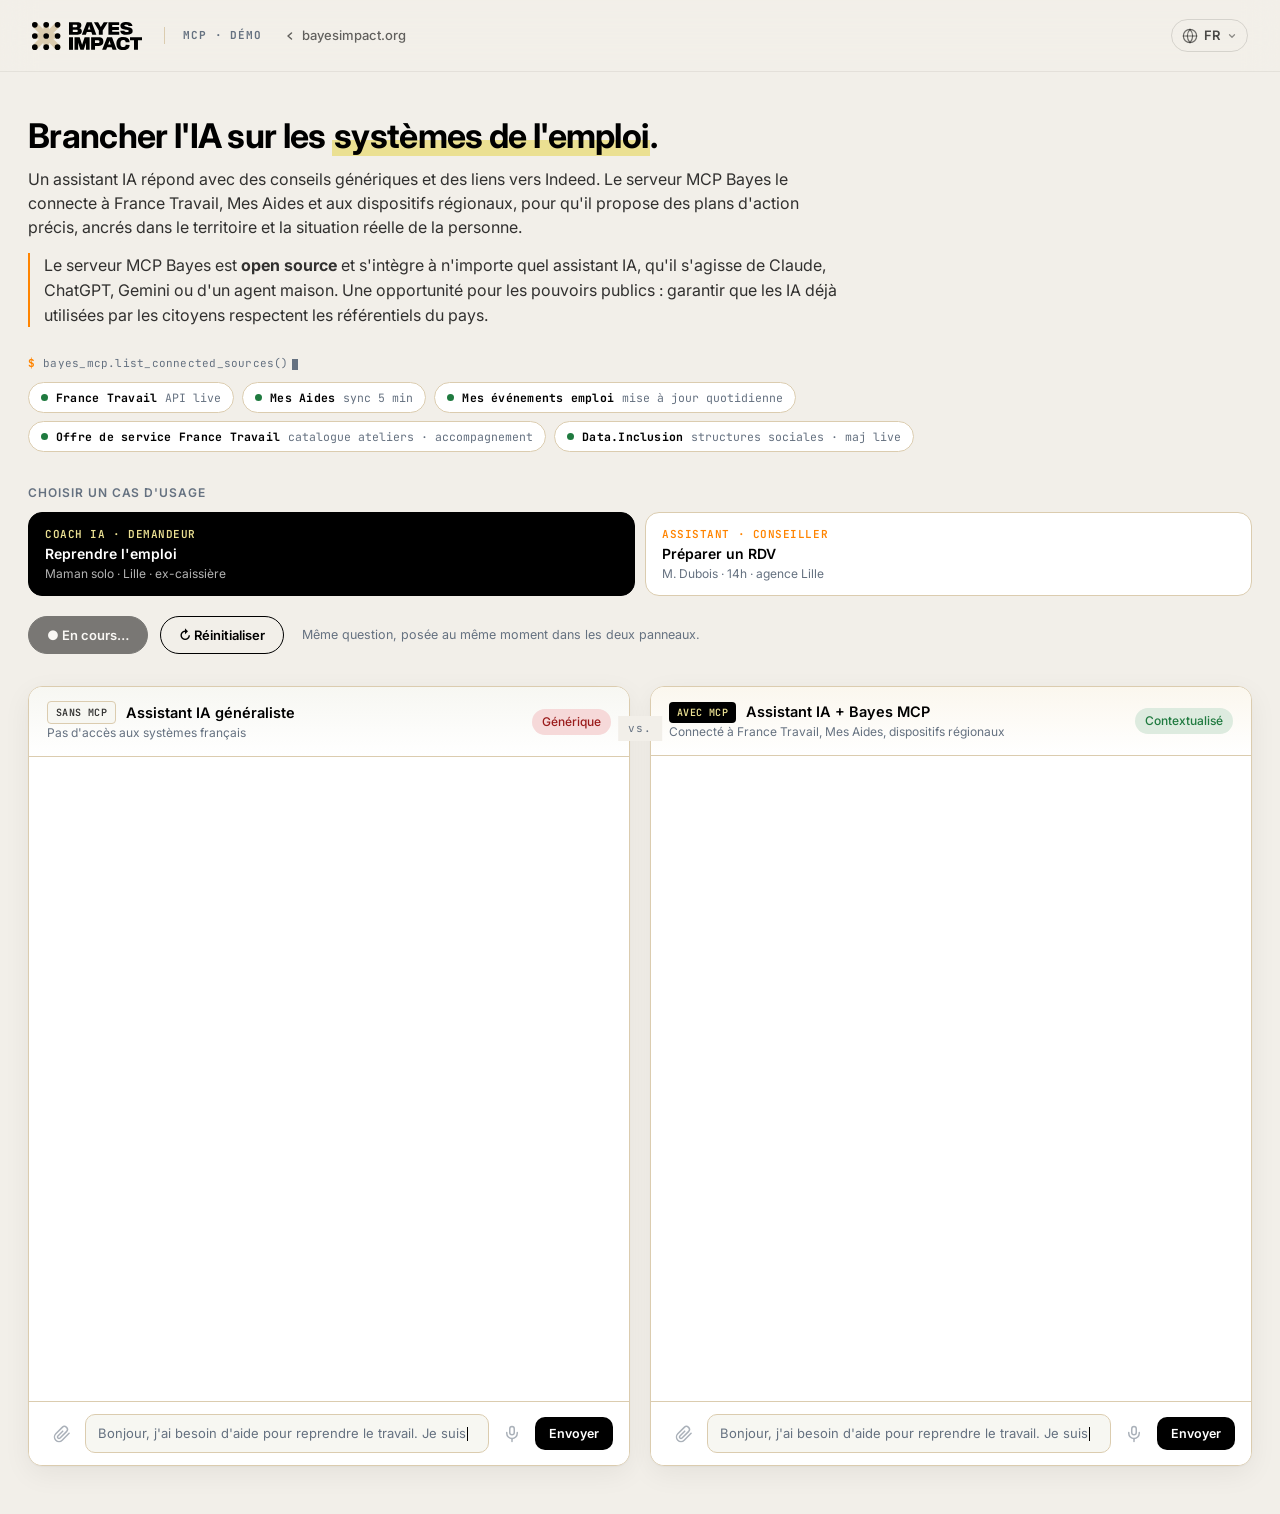
<file: demos/employment/index.html>
<!DOCTYPE html>
<html lang="fr">
<head>
<meta charset="UTF-8" />
<meta name="viewport" content="width=device-width, initial-scale=1.0" />
<title>Bayes MCP — démonstration emploi (France Travail, Mes Aides, dispositifs)</title>
<link rel="preconnect" href="https://fonts.googleapis.com">
<link rel="preconnect" href="https://fonts.gstatic.com" crossorigin>
<link href="https://fonts.googleapis.com/css2?family=Inter:wght@300;400;500;600;700;800&family=JetBrains+Mono:wght@400;500&display=swap" rel="stylesheet">
<style>
  :root {
    --bg: #F2EFE9;
    --ink: #000000;
    --ink-soft: rgba(0,0,0,0.8);
    --muted: #657180;
    --cream: #F7F7F2;
    --card: #FFFFFF;
    --gold: #9A6F24;
    --gold-bg: #EBE092;
    --accent-orange: #FF8400;
    --accent-blue: #1067FE;
    --border-soft: #DBCCAF;
    --border: #EAECF0;
    --ok: #1F7A3F;
    --ok-soft: #DDEBDF;
    --warn: #9A4A04;
    --warn-soft: #FCE6CC;
    --danger: #9A1B1B;
    --danger-soft: #F6D9D9;
    --shadow: 0 1px 2px rgba(0,0,0,.04), 0 8px 28px rgba(0,0,0,.06);
    --radius: 14px;
  }
  * { box-sizing: border-box; }
  html, body { margin: 0; padding: 0; }
  body {
    font-family: 'Inter', system-ui, -apple-system, sans-serif;
    background: var(--bg); color: var(--ink);
    -webkit-font-smoothing: antialiased;
    line-height: 1.5; min-height: 100vh;
  }
  a { color: inherit; text-decoration: none; }

  /* ---------- TOP NAV (matches www.bayesimpact.org) ---------- */
  .nav {
    position: sticky; top: 0; z-index: 100;
    height: 72px;
    padding: 0 32px;
    display: flex; align-items: center;
    gap: 22px;
    background: rgba(242,239,233,0.7);
    backdrop-filter: blur(16px);
    -webkit-backdrop-filter: blur(16px);
    border-bottom: 1px solid rgba(0,0,0,0.06);
  }
  .nav-home { display: inline-flex; align-items: center; transition: opacity .15s ease; }
  .nav-home:hover { opacity: 0.7; }
  .nav-home img { height: 28px; width: auto; display: block; }
  .nav-sep {
    color: var(--muted);
    font-size: 11px;
    letter-spacing: 0.08em;
    font-family: 'JetBrains Mono', monospace;
    font-weight: 700;
    padding-left: 18px;
    border-left: 1px solid var(--border-soft);
  }
  .nav-dropdown { position: relative; display: inline-flex; align-items: center; }
  .nav-dropdown-label {
    display: inline-flex; align-items: center; gap: 8px;
    padding: 7px 14px;
    border: 1px solid var(--border-soft);
    border-radius: 100px;
    background: var(--card);
    font-family: inherit;
    font-size: 13.5px;
    font-weight: 600;
    color: var(--ink);
    cursor: pointer;
    user-select: none;
    box-shadow: 0 1px 2px rgba(0,0,0,0.04);
    transition: border-color .18s ease, box-shadow .18s ease, transform .15s ease;
  }
  .nav-dropdown-label:hover { transform: translateY(-1px); }
  .nav-dropdown-label:hover,
  .nav-dropdown.open .nav-dropdown-label { border-color: var(--ink); box-shadow: 0 4px 14px rgba(0,0,0,0.09); }
  .nav-dropdown-label::before {
    content: '';
    width: 6px; height: 6px;
    border-radius: 50%;
    background: var(--accent-orange);
    box-shadow: 0 0 0 2px rgba(255,132,0,0.18);
    flex-shrink: 0;
  }
  .nav-dropdown-label .nd-chev { transition: transform .2s; color: var(--accent-orange); opacity: 1; }
  .nav-dropdown.open .nav-dropdown-label .nd-chev { transform: rotate(180deg); }
  .nav-dropdown-menu {
    position: absolute; top: 40px; left: 0; z-index: 200;
    background: var(--card);
    border-radius: 12px;
    box-shadow: 0 10px 32px rgba(0,0,0,0.08);
    padding: 6px;
    min-width: 220px;
    opacity: 0;
    pointer-events: none;
    transform: translateY(-4px);
    transition: all .2s;
  }
  .nav-dropdown.open .nav-dropdown-menu { opacity: 1; pointer-events: auto; transform: translateY(0); }
  .nav-dropdown-menu a {
    display: block;
    padding: 9px 12px;
    border-radius: 8px;
    font-size: 13.5px;
    font-weight: 500;
    color: var(--ink);
  }
  .nav-dropdown-menu a:hover { background: var(--bg); }
  .nav-dropdown-menu a.active { background: var(--ink); color: var(--bg); }
  .nav-dropdown-menu a .nd-sub { display: block; font-size: 11.5px; color: var(--muted); font-weight: 400; margin-top: 1px; }
  .nav-dropdown-menu a.active .nd-sub { color: rgba(255,255,255,0.55); }

  .nav-back {
    display: inline-flex; align-items: center; gap: 6px;
    font-size: 13px;
    color: rgba(0,0,0,0.6);
    transition: color .15s ease;
    font-weight: 500;
  }
  .nav-back:hover { color: var(--ink); }
  .nav-back svg { display: block; }
  .nav-spacer { flex: 1; }

  .lang-toggle {
    position: relative;
    display: inline-flex; align-items: center;
    gap: 6px;
    cursor: pointer;
    user-select: none;
    font-size: 13px;
    font-weight: 600;
    letter-spacing: 0.04em;
    padding: 6px 10px;
    border: 1px solid rgba(0,0,0,0.12);
    border-radius: 100px;
    color: rgba(0,0,0,0.7);
    background: transparent;
    transition: border-color .18s ease, color .18s ease, background .18s ease;
    font-family: inherit;
  }
  .lang-toggle:hover, .lang-toggle.open { border-color: rgba(0,0,0,0.45); color: var(--ink); }
  .lang-globe { color: rgba(0,0,0,0.55); flex: 0 0 auto; display: block; }
  .lang-toggle:hover .lang-globe, .lang-toggle.open .lang-globe { color: var(--ink); }
  .lang-chevron { transition: transform .2s; flex: 0 0 auto; opacity: 0.6; display: block; }
  .lang-toggle.open .lang-chevron { transform: rotate(180deg); }
  .lang-menu {
    position: absolute; top: 40px; right: 0;
    background: var(--card);
    border-radius: 12px;
    box-shadow: 0 10px 32px rgba(0,0,0,0.08);
    padding: 6px;
    min-width: 120px;
    opacity: 0;
    pointer-events: none;
    transform: translateY(-4px);
    transition: all .2s;
  }
  .lang-toggle.open .lang-menu { opacity: 1; pointer-events: auto; transform: translateY(0); }
  .lang-menu a {
    display: block; width: 100%;
    padding: 8px 12px;
    text-align: left;
    border-radius: 8px;
    font-size: 13.5px;
    font-weight: 500;
    cursor: pointer;
  }
  .lang-menu a:hover { background: var(--bg); }
  .lang-menu a.active { background: var(--ink); color: var(--bg); }

  /* HERO */
  .hero { max-width: 1400px; margin: 0 auto; padding: 44px 28px 8px; }
  .hero h1 { font-size: 34px; line-height: 1.15; letter-spacing: -0.02em; margin: 0 0 12px; font-weight: 700; max-width: 880px; }
  .hero h1 em { font-style: normal; background: linear-gradient(180deg, transparent 60%, var(--gold-bg) 60%); padding: 0 2px; }
  .hero p { font-size: 16px; color: var(--ink-soft); max-width: 820px; margin: 0 0 14px; }
  .hero-os {
    font-size: 14px;
    color: var(--ink-soft);
    max-width: 760px;
    margin: 0 0 22px;
    padding-left: 14px;
    border-left: 2px solid var(--accent-orange);
    line-height: 1.55;
  }
  .hero-os strong { font-weight: 700; }

  /* CONNECTED SOURCES */
  .sources { max-width: 1400px; margin: 0 auto; padding: 0 28px 24px; }
  .sources-cmd {
    display: inline-flex; align-items: center; gap: 8px;
    font-family: 'JetBrains Mono', monospace;
    font-size: 11px;
    color: var(--muted);
    margin-bottom: 10px;
    letter-spacing: 0.02em;
  }
  .sources-cmd .prompt { color: var(--accent-orange); font-weight: 700; }
  .sources-cmd .cmd-text::after { content: ''; display: inline-block; width: 6px; height: 11px; background: currentColor; margin-left: 3px; animation: caret 1s infinite; vertical-align: middle; }
  .sources-list { list-style: none; padding: 0; margin: 0; display: flex; flex-wrap: wrap; gap: 8px; }
  .src-item {
    display: inline-flex; align-items: center; gap: 8px;
    padding: 6px 12px;
    background: var(--card);
    border: 1px solid var(--border-soft);
    border-radius: 999px;
    font-family: 'JetBrains Mono', monospace;
    font-size: 11.5px;
    color: var(--ink);
    opacity: 0;
    transform: translateY(4px);
    animation: srcIn .35s ease forwards;
  }
  @keyframes srcIn { to { opacity: 1; transform: translateY(0); } }
  .src-dot { width: 7px; height: 7px; border-radius: 50%; background: var(--ok); animation: pulse 2s infinite; }
  @keyframes pulse { 0%,100%{opacity:1;} 50%{opacity:0.4;} }
  .src-name { font-weight: 700; letter-spacing: 0.02em; }
  .src-meta { color: var(--muted); font-weight: 400; }

  /* SCENARIO TABS */
  .scenarios { max-width: 1400px; margin: 0 auto; padding: 8px 28px 20px; }
  .scenarios-label { font-size: 12px; text-transform: uppercase; letter-spacing: 0.08em; color: var(--muted); font-weight: 600; margin-bottom: 10px; }
  .scenarios-row { display: grid; grid-template-columns: repeat(2, 1fr); gap: 10px; }
  .scn-btn { text-align: left; background: var(--card); border: 1px solid var(--border-soft); border-radius: var(--radius); padding: 14px 16px; cursor: pointer; transition: all .18s ease; font-family: inherit; color: var(--ink); display: flex; flex-direction: column; gap: 4px; }
  .scn-btn:hover { border-color: var(--ink); transform: translateY(-1px); }
  .scn-btn.active { border-color: var(--ink); background: var(--ink); color: #fff; }
  .scn-btn.active .scn-tag { color: var(--gold-bg); }
  .scn-btn.active .scn-sub { color: rgba(255,255,255,0.7); }
  .scn-tag { font-size: 11px; font-weight: 600; letter-spacing: 0.05em; text-transform: uppercase; color: var(--accent-orange); font-family: 'JetBrains Mono', monospace; }
  .scn-title { font-size: 14px; font-weight: 600; }
  .scn-sub { font-size: 12px; color: var(--muted); }

  /* CONTROLS */
  .controls { max-width: 1400px; margin: 0 auto; padding: 0 28px 24px; display: flex; gap: 12px; align-items: center; flex-wrap: wrap; }
  .btn { border: 1px solid var(--ink); background: var(--ink); color: #fff; padding: 10px 18px; border-radius: 999px; font-size: 13px; font-weight: 600; cursor: pointer; font-family: inherit; display: inline-flex; align-items: center; gap: 8px; transition: all .15s ease; }
  .btn:hover { transform: translateY(-1px); box-shadow: 0 6px 16px rgba(0,0,0,.18); }
  .btn.ghost { background: transparent; color: var(--ink); }
  .btn:disabled { opacity: 0.5; cursor: not-allowed; transform: none; box-shadow: none; }
  .controls-hint { font-size: 12.5px; color: var(--muted); margin-left: 6px; }

  /* SIDE-BY-SIDE STAGE */
  .stage { max-width: 1400px; margin: 0 auto; padding: 8px 28px 48px; display: grid; grid-template-columns: 1fr 1fr; gap: 20px; position: relative; }
  .vs { position: absolute; left: 50%; top: 38px; transform: translateX(-50%); background: var(--bg); padding: 4px 10px; font-family: 'JetBrains Mono', monospace; font-size: 11px; color: var(--muted); letter-spacing: 0.08em; pointer-events: none; z-index: 1; }
  .panel { background: var(--card); border: 1px solid var(--border-soft); border-radius: var(--radius); overflow: hidden; display: flex; flex-direction: column; box-shadow: var(--shadow); height: calc(100vh - 120px); }
  .panel-header { padding: 14px 18px; border-bottom: 1px solid var(--border-soft); display: flex; justify-content: space-between; align-items: center; gap: 12px; flex: 0 0 auto; }
  .panel-title { display: flex; align-items: center; gap: 10px; font-weight: 600; font-size: 14.5px; }
  .panel-title .badge { font-size: 10px; padding: 3px 8px; border-radius: 4px; font-weight: 600; letter-spacing: 0.04em; text-transform: uppercase; font-family: 'JetBrains Mono', monospace; }
  .badge-plain { background: var(--cream); color: var(--ink-soft); border: 1px solid var(--border-soft); }
  .badge-mcp { background: var(--ink); color: var(--gold-bg); }
  .panel-sub { font-size: 12px; color: var(--muted); }
  .panel.left .panel-header { background: linear-gradient(180deg, var(--cream) 0%, #fff 100%); }
  .panel.right .panel-header { background: linear-gradient(180deg, #FBF7EE 0%, #fff 100%); }

  .chat { flex: 1 1 0; min-height: 0; padding: 24px 20px; display: flex; flex-direction: column; gap: 22px; overflow-y: auto; scroll-behavior: smooth; }
  .chat > * { flex-shrink: 0; }
  .chat::-webkit-scrollbar { width: 8px; }
  .chat::-webkit-scrollbar-track { background: transparent; }
  .chat::-webkit-scrollbar-thumb { background: var(--border-soft); border-radius: 4px; }
  .chat::-webkit-scrollbar-thumb:hover { background: var(--muted); }
  .msg.user { align-self: flex-end; max-width: 90%; background: var(--ink); color: #fff; padding: 10px 14px; border-radius: 14px; border-bottom-right-radius: 5px; font-size: 13.5px; line-height: 1.5; animation: fadeUp .3s ease; }
  .msg.ai { display: grid; grid-template-columns: 28px 1fr; gap: 12px; align-items: flex-start; animation: fadeUp .35s ease; }
  .ai-avatar { width: 28px; height: 28px; border-radius: 7px; display: grid; place-items: center; background: var(--cream); color: var(--ink-soft); border: 1px solid var(--border-soft); font-family: 'JetBrains Mono', monospace; font-size: 10px; font-weight: 700; }
  .msg.ai.verified .ai-avatar { background: var(--ink); color: #fff; border-color: var(--ink); }
  .ai-avatar svg { width: 16px; height: 16px; display: block; }
  .ai-body { min-width: 0; }
  .phase-tag { display: inline-flex; align-items: center; gap: 6px; font-family: 'JetBrains Mono', monospace; font-size: 10px; letter-spacing: 0.06em; text-transform: uppercase; color: var(--muted); font-weight: 600; margin-bottom: 6px; }
  .phase-tag.verified { color: var(--ok); }
  .ai-text { color: var(--ink); font-size: 13.5px; line-height: 1.6; }
  .ai-text strong { font-weight: 600; }
  .typing { display: inline-flex; gap: 4px; align-items: center; padding: 4px 0; }
  .typing span { width: 6px; height: 6px; border-radius: 50%; background: var(--muted); animation: blink 1.2s infinite ease-in-out; }
  .typing span:nth-child(2) { animation-delay: .15s; }
  .typing span:nth-child(3) { animation-delay: .30s; }
  @keyframes blink { 0%,80%,100%{transform:scale(0.7);opacity:0.4;} 40%{transform:scale(1);opacity:1;} }
  @keyframes fadeUp { from{opacity:0;transform:translateY(6px);} to{opacity:1;transform:translateY(0);} }
  @keyframes caret { 50% { opacity: 0; } }

  .mcp-trace { border: 1px solid var(--border-soft); background: #FBF7EE; border-radius: 10px; padding: 12px 14px; position: relative; animation: fadeUp .35s ease; }
  .mcp-trace::before { content: ''; position: absolute; left: 0; top: 0; bottom: 0; width: 3px; background: var(--ink); }
  .mcp-trace-head { display: flex; align-items: center; gap: 8px; font-family: 'JetBrains Mono', monospace; font-size: 11.5px; font-weight: 600; color: var(--ink); margin-bottom: 10px; padding-bottom: 8px; border-bottom: 1px solid var(--border-soft); }
  .mcp-trace-head .ico { width: 16px; height: 16px; display: grid; place-items: center; color: var(--ink); }
  .mcp-trace-head .ico svg { width: 100%; height: 100%; }
  .mcp-trace-head .ttl { flex: 1; }
  .mcp-trace-head .status { font-size: 10px; letter-spacing: 0.08em; text-transform: uppercase; color: var(--muted); }
  .tc-row { display: grid; grid-template-columns: 16px 1fr auto; gap: 10px; align-items: center; padding: 7px 0; border-bottom: 1px dashed rgba(0,0,0,0.06); font-family: 'JetBrains Mono', monospace; font-size: 11px; opacity: 0.35; transition: opacity .3s ease; }
  .tc-row.active, .tc-row.done { opacity: 1; }
  .tc-row:last-child { border-bottom: none; }
  .tc-ico { width: 14px; height: 14px; border-radius: 50%; border: 1.5px solid var(--muted); display: grid; place-items: center; font-size: 9px; color: var(--muted); }
  .tc-row.active .tc-ico { border-color: var(--ink); color: var(--ink); animation: spin 0.9s linear infinite; border-top-color: transparent; }
  .tc-row.done .tc-ico { background: var(--ok); border-color: var(--ok); color: #fff; }
  @keyframes spin { to { transform: rotate(360deg); } }
  .tc-body { min-width: 0; overflow: hidden; }
  .tc-name { color: var(--ink); font-weight: 600; font-size: 11px; }
  .tc-args { color: var(--ink-soft); font-size: 10px; opacity: 0.75; white-space: nowrap; overflow: hidden; text-overflow: ellipsis; }
  .tc-result { font-size: 10px; padding: 3px 7px; border-radius: 4px; background: var(--ok-soft); color: var(--ok); font-weight: 600; white-space: nowrap; }
  .tc-row:not(.done) .tc-result { visibility: hidden; }

  .plan-header { background: var(--ink); color: #fff; padding: 12px 14px; border-radius: 10px; margin-bottom: 4px; }
  .plan-title { font-size: 14px; font-weight: 700; }
  .plan-sub { font-size: 12px; color: rgba(255,255,255,0.7); margin-top: 2px; }
  .plan-section { margin-top: 12px; }
  .plan-section-title { font-family: 'JetBrains Mono', monospace; font-size: 10.5px; letter-spacing: 0.06em; text-transform: uppercase; color: var(--muted); font-weight: 600; margin-bottom: 6px; }
  .plan-text { font-size: 13px; color: var(--ink); line-height: 1.55; }
  .res-card { display: grid; grid-template-columns: 32px 1fr auto; gap: 10px; align-items: center; padding: 10px 12px; background: #fff; border: 1px solid var(--border-soft); border-radius: 10px; margin-top: 6px; transition: all 0.15s ease; }
  .res-card:hover { border-color: var(--ink); transform: translateX(2px); }
  .card-ico { width: 32px; height: 32px; background: var(--cream); border-radius: 7px; display: grid; place-items: center; color: var(--ink); }
  .card-ico svg { width: 16px; height: 16px; }
  .card-body { min-width: 0; }
  .card-title { font-size: 12.5px; font-weight: 600; color: var(--ink); margin-bottom: 1px; line-height: 1.35; }
  .card-meta { font-size: 11.5px; color: var(--muted); line-height: 1.35; }
  .card-action { font-size: 11.5px; color: var(--accent-blue); text-decoration: none; font-weight: 600; padding: 5px 10px; border-radius: 6px; background: rgba(16,103,254,0.08); white-space: nowrap; }
  .card-action:hover { background: rgba(16,103,254,0.15); }
  .check-list { list-style: none; padding: 0; margin: 0; }
  .check-list li { display: flex; align-items: center; gap: 8px; padding: 4px 0; font-size: 12.5px; line-height: 1.4; }
  .check-list li::before { content: ''; width: 14px; height: 14px; border-radius: 4px; flex-shrink: 0; display: grid; place-items: center; font-size: 9px; font-weight: 800; }
  .check-list li.done::before { content: '✓'; background: var(--ok); color: #fff; }
  .check-list li.todo::before { content: '✗'; background: var(--danger-soft); color: var(--danger); }
  .check-list li.done { color: var(--ink); }
  .check-list li.todo { color: var(--ink-soft); }
  .stats-row { display: grid; grid-template-columns: repeat(3, 1fr); gap: 8px; }
  .stat { background: var(--cream); border: 1px solid var(--border-soft); border-radius: 8px; padding: 10px 12px; text-align: center; }
  .stat-num { font-size: 22px; font-weight: 700; color: var(--ink); line-height: 1; }
  .stat-lbl { font-size: 11px; color: var(--muted); margin-top: 4px; letter-spacing: 0.04em; }
  .warn-banner { display: flex; align-items: flex-start; gap: 10px; margin-top: 12px; padding: 10px 12px; border-radius: 8px; background: var(--warn-soft); border: 1px solid rgba(154,74,4,0.18); color: var(--ink); font-size: 12.5px; line-height: 1.45; }
  .warn-banner .wb-ico { color: var(--warn); font-weight: 800; flex-shrink: 0; }
  .alert-banner { display: flex; align-items: flex-start; gap: 10px; margin-top: 12px; padding: 10px 12px; border-radius: 8px; background: var(--gold-bg); color: var(--ink); font-size: 12.5px; line-height: 1.45; }
  .alert-banner .ab-ico { flex-shrink: 0; font-size: 14px; }

  .generic-links { list-style: none; padding: 0; margin: 8px 0 0; display: flex; flex-direction: column; gap: 4px; }
  .generic-links li { font-size: 12.5px; color: var(--accent-blue); text-decoration: underline; text-decoration-color: rgba(16,103,254,0.3); }

  .inputbar { border-top: 1px solid var(--border-soft); background: #fff; padding: 12px 16px; display: flex; gap: 6px; align-items: center; }
  .inputbar-icon-btn {
    flex-shrink: 0;
    width: 34px; height: 34px;
    border-radius: 8px;
    border: none;
    background: transparent;
    color: var(--muted);
    display: grid; place-items: center;
    cursor: default;
    opacity: 0.55;
    font-family: inherit;
  }
  .inputbar-icon-btn svg { width: 18px; height: 18px; display: block; }
  .fake-input { flex: 1; border: 1px solid var(--border-soft); border-radius: 10px; padding: 9px 12px; font-size: 13px; color: var(--muted); background: var(--cream); min-height: 38px; display: flex; align-items: center; font-family: inherit; overflow: hidden; white-space: nowrap; text-overflow: ellipsis; }
  .fake-input .caret { display: inline-block; width: 1px; height: 14px; background: var(--ink); margin-left: 1px; animation: caret 1s infinite; }
  .inputbar button:not(.inputbar-icon-btn) { border: none; background: var(--ink); color: #fff; border-radius: 10px; padding: 9px 14px; font-weight: 600; font-size: 12.5px; cursor: pointer; font-family: inherit; }

  @media (max-width: 1100px) { .stage { grid-template-columns: 1fr; } .vs { display: none; } }
  @media (max-width: 900px) { .nav { padding: 0 16px; gap: 10px; } .nav-sep, .nav-back { display: none; } }
</style>
</head>
<body>

<svg width="0" height="0" style="position:absolute" aria-hidden="true">
  <symbol id="bi-mark" viewBox="0 0 415 410">
    <path d="M309.36,246h63.39a41.67,41.67,0,0,0,0-83.33H309.22L402,71.55a41.67,41.67,0,1,0-58.41-59.44L249,105V42.15a41.67,41.67,0,1,0-83.33,0v63l-94.86-93a41.67,41.67,0,0,0-58.35,59.5l92.88,91.08H41.67a41.67,41.67,0,1,0,0,83.33h63.56L12.52,336.72a41.67,41.67,0,0,0,58.29,59.55L165.7,303.4v63.1a41.67,41.67,0,0,0,83.33,0v-63l94.54,92.71a41.67,41.67,0,0,0,58.35-59.5Z" fill="currentColor"/>
    <circle cx="207.59" cy="41.49" r="41.34" fill="currentColor"/>
    <circle cx="207.59" cy="367.01" r="41.34" fill="currentColor"/>
    <circle cx="41.37" cy="204.4" r="41.34" fill="currentColor"/>
    <circle cx="373.76" cy="204.4" r="41.34" fill="currentColor"/>
    <circle cx="373.52" cy="366.86" r="41.34" fill="currentColor"/>
    <circle cx="41.34" cy="366.86" r="41.34" fill="currentColor"/>
    <circle cx="41.34" cy="41.34" r="41.34" fill="currentColor"/>
    <circle cx="373.52" cy="41.34" r="41.34" fill="currentColor"/>
    <circle cx="207.57" cy="204.25" r="41.34" fill="currentColor"/>
  </symbol>
  <symbol id="ic-briefcase" viewBox="0 0 24 24" fill="none" stroke="currentColor" stroke-width="2" stroke-linecap="round" stroke-linejoin="round">
    <rect x="2" y="7" width="20" height="14" rx="2"/><path d="M9 7V4h6v3"/><path d="M2 13h20"/>
  </symbol>
  <symbol id="ic-grad" viewBox="0 0 24 24" fill="none" stroke="currentColor" stroke-width="2" stroke-linecap="round" stroke-linejoin="round">
    <path d="M22 9 12 4 2 9l10 5 10-5Z"/><path d="M6 11v5c3 2 9 2 12 0v-5"/>
  </symbol>
  <symbol id="ic-wallet" viewBox="0 0 24 24" fill="none" stroke="currentColor" stroke-width="2" stroke-linecap="round" stroke-linejoin="round">
    <path d="M20 7H4a2 2 0 0 0-2 2v10a2 2 0 0 0 2 2h16a2 2 0 0 0 2-2V9a2 2 0 0 0-2-2Z"/><path d="M18 7V5a2 2 0 0 0-2-2H6a2 2 0 0 0-2 2v2"/><circle cx="17" cy="14" r="1.5"/>
  </symbol>
  <symbol id="ic-cal" viewBox="0 0 24 24" fill="none" stroke="currentColor" stroke-width="2" stroke-linecap="round" stroke-linejoin="round">
    <rect x="3" y="5" width="18" height="16" rx="2"/><path d="M3 10h18M8 3v4M16 3v4"/>
  </symbol>
  <symbol id="ic-shield" viewBox="0 0 24 24" fill="none" stroke="currentColor" stroke-width="2" stroke-linecap="round" stroke-linejoin="round">
    <path d="M12 2 3 6v6c0 5 4 9 9 10 5-1 9-5 9-10V6l-9-4Z"/><path d="m9 12 2 2 4-4"/>
  </symbol>
  <symbol id="ic-car" viewBox="0 0 24 24" fill="none" stroke="currentColor" stroke-width="2" stroke-linecap="round" stroke-linejoin="round">
    <path d="M5 17h14M5 17l1.5-5.5A2 2 0 0 1 8.4 10h7.2a2 2 0 0 1 1.9 1.5L19 17"/><circle cx="7" cy="17" r="2"/><circle cx="17" cy="17" r="2"/>
  </symbol>
</svg>

<nav class="nav">
  <a class="nav-home" href="https://www.bayesimpact.org" target="_blank" rel="noopener" title="bayesimpact.org">
    <img src="../../assets/logos/bi-colors.svg" alt="Bayes Impact" />
  </a>
  <span class="nav-sep" data-i18n="topbar.demo">MCP · EMPLOI</span>

  <a class="nav-back" href="https://www.bayesimpact.org" target="_blank" rel="noopener">
    <svg width="12" height="12" viewBox="0 0 12 12" fill="none" aria-hidden="true"><path d="M7.5 9 4 6l3.5-3" stroke="currentColor" stroke-width="1.5" stroke-linecap="round" stroke-linejoin="round"/></svg>
    <span data-i18n="nav.back">bayesimpact.org</span>
  </a>

  <div class="nav-spacer"></div>

  <div class="lang-toggle" id="lang-toggle" tabindex="0" aria-label="Language">
    <svg class="lang-globe" width="16" height="16" viewBox="0 0 24 24" fill="none" stroke="currentColor" stroke-width="1.8" stroke-linecap="round" stroke-linejoin="round" aria-hidden="true">
      <circle cx="12" cy="12" r="10"/><path d="M2 12h20"/><path d="M12 2a15.3 15.3 0 0 1 4 10 15.3 15.3 0 0 1-4 10 15.3 15.3 0 0 1-4-10 15.3 15.3 0 0 1 4-10z"/>
    </svg>
    <span id="lang-current">FR</span>
    <svg class="lang-chevron" width="10" height="10" viewBox="0 0 12 12" fill="none" aria-hidden="true"><path d="M3 4.5L6 7.5L9 4.5" stroke="currentColor" stroke-width="1.5" stroke-linecap="round" stroke-linejoin="round"/></svg>
    <div class="lang-menu" id="lang-menu" role="menu">
      <a data-lang="en">English</a>
      <a data-lang="fr" class="active">Français</a>
      <a data-lang="es">Español</a>
      <a data-lang="de">Deutsch</a>
      <a data-lang="it">Italiano</a>
      <a data-lang="pl">Polski</a>
    </div>
  </div>
</nav>

<section class="hero">
  <h1 data-i18n="hero.h1">Brancher l'IA sur les <em>systèmes de l'emploi</em>.</h1>
  <p data-i18n="hero.p">Un assistant IA répond avec des conseils génériques et des liens vers Indeed. Le serveur MCP Bayes le connecte à France Travail, Mes Aides et aux dispositifs régionaux, pour qu'il propose des plans d'action précis, ancrés dans le territoire et la situation réelle de la personne.</p>
  <p class="hero-os" data-i18n="hero.os">Le serveur MCP Bayes est <strong>open source</strong> et s'intègre à n'importe quel assistant IA, qu'il s'agisse de Claude, ChatGPT, Gemini ou d'un agent maison. Une opportunité pour les pouvoirs publics : garantir que les IA déjà utilisées par les citoyens respectent les référentiels du pays.</p>
</section>

<section class="sources">
  <div class="sources-cmd">
    <span class="prompt">$</span>
    <span class="cmd-text" data-i18n="sources.cmd">bayes_mcp.list_connected_sources()</span>
  </div>
  <ul class="sources-list" id="sources-list"></ul>
</section>

<section class="scenarios">
  <div class="scenarios-label" data-i18n="scenarios.label">Choisir un cas d'usage</div>
  <div class="scenarios-row" id="scenarios-row"></div>
</section>

<section class="controls">
  <button class="btn" id="play-btn" data-i18n="controls.play">▶ Lancer la démonstration</button>
  <button class="btn ghost" id="reset-btn" data-i18n="controls.reset">↻ Réinitialiser</button>
  <span class="controls-hint" data-i18n="controls.hint">Même question, posée au même moment dans les deux panneaux.</span>
</section>

<section class="stage">
  <span class="vs">vs.</span>
  <div class="panel left">
    <div class="panel-header">
      <div>
        <div class="panel-title">
          <span class="badge badge-plain" data-i18n="panel.left.badge">SANS MCP</span>
          <span data-i18n="panel.left.title">Assistant IA généraliste</span>
        </div>
        <div class="panel-sub" data-i18n="panel.left.sub">Pas d'accès aux systèmes français</div>
      </div>
      <span class="pill" style="background:var(--danger-soft);border-color:rgba(154,27,27,0.25);color:var(--danger); display:inline-flex; align-items:center; gap:6px; padding:4px 10px; border-radius:999px; font-size:12px; font-weight:500;" data-i18n="panel.left.tag">Générique</span>
    </div>
    <div class="chat" id="chat-left"></div>
    <div class="inputbar">
      <button class="inputbar-icon-btn" disabled aria-label="Joindre un fichier" title="Joindre un fichier"><svg viewBox="0 0 24 24" fill="none" stroke="currentColor" stroke-width="2" stroke-linecap="round" stroke-linejoin="round"><path d="m21.44 11.05-9.19 9.19a6 6 0 0 1-8.49-8.49l8.57-8.57a4 4 0 0 1 5.66 5.66l-8.58 8.57a2 2 0 0 1-2.83-2.83l6.36-6.36"/></svg></button>
      <div class="fake-input" id="input-left">Décrivez votre situation…<span class="caret"></span></div>
      <button class="inputbar-icon-btn" disabled aria-label="Dicter" title="Dicter"><svg viewBox="0 0 24 24" fill="none" stroke="currentColor" stroke-width="2" stroke-linecap="round" stroke-linejoin="round"><rect x="9" y="2" width="6" height="11" rx="3"/><path d="M19 10v1a7 7 0 0 1-14 0v-1"/><line x1="12" y1="19" x2="12" y2="22"/></svg></button>
      <button disabled data-i18n="input.send">Envoyer</button>
    </div>
  </div>
  <div class="panel right">
    <div class="panel-header">
      <div>
        <div class="panel-title">
          <span class="badge badge-mcp" data-i18n="panel.right.badge">AVEC MCP</span>
          <span data-i18n="panel.right.title">Assistant IA + Bayes MCP</span>
        </div>
        <div class="panel-sub" data-i18n="panel.right.sub">Connecté à France Travail, Mes Aides, dispositifs régionaux</div>
      </div>
      <span class="pill" style="background:var(--ok-soft);border-color:rgba(31,122,63,0.25);color:var(--ok); display:inline-flex; align-items:center; gap:6px; padding:4px 10px; border-radius:999px; font-size:12px; font-weight:500;" data-i18n="panel.right.tag">Contextualisé</span>
    </div>
    <div class="chat" id="chat-right"></div>
    <div class="inputbar">
      <button class="inputbar-icon-btn" disabled aria-label="Joindre un fichier" title="Joindre un fichier"><svg viewBox="0 0 24 24" fill="none" stroke="currentColor" stroke-width="2" stroke-linecap="round" stroke-linejoin="round"><path d="m21.44 11.05-9.19 9.19a6 6 0 0 1-8.49-8.49l8.57-8.57a4 4 0 0 1 5.66 5.66l-8.58 8.57a2 2 0 0 1-2.83-2.83l6.36-6.36"/></svg></button>
      <div class="fake-input" id="input-right">Décrivez votre situation…<span class="caret"></span></div>
      <button class="inputbar-icon-btn" disabled aria-label="Dicter" title="Dicter"><svg viewBox="0 0 24 24" fill="none" stroke="currentColor" stroke-width="2" stroke-linecap="round" stroke-linejoin="round"><rect x="9" y="2" width="6" height="11" rx="3"/><path d="M19 10v1a7 7 0 0 1-14 0v-1"/><line x1="12" y1="19" x2="12" y2="22"/></svg></button>
      <button disabled data-i18n="input.send">Envoyer</button>
    </div>
  </div>
</section>

<script>
// ---------- LANGUAGE ----------
const LANG_KEY = 'bayes-mcp-demo-lang';
const VALID_LANGS = ['en','fr','es','de','it','pl'];
let LANG = 'fr';
try {
  const saved = localStorage.getItem(LANG_KEY);
  if (VALID_LANGS.includes(saved)) LANG = saved;
} catch (e) {}

const T = {
  en: {
    'topbar.demo': 'MCP · DEMO',
    'topbar.toggle.health': 'Health', 'topbar.toggle.employment': 'Employment', 'topbar.toggle.admin': 'Public services',
    'dropdown.health': '<span>Health</span><span class="nd-sub">NICE &amp; MHRA compliance</span>',
    'dropdown.health.sub': 'NICE &amp; MHRA compliance',
    'dropdown.employment': '<span>Employment</span><span class="nd-sub">DWP, regional schemes</span>',
    'dropdown.employment.sub': 'DWP, regional schemes',
    'dropdown.admin': '<span>Public services</span><span class="nd-sub">Pre-fill a GOV.UK procedure</span>',
    'dropdown.admin.sub': 'Pre-fill a GOV.UK procedure',
    'nav.back': 'bayesimpact.org',
    'hero.h1': 'Plug AI into the <em>public employment system</em>.',
    'hero.p': "An AI assistant answers with generic advice and links to Indeed. The Bayes MCP server connects it to the DWP, JobCentre Plus, council welfare teams and regional skills boards, so it can produce precise action plans rooted in the person's actual situation and territory.",
    'sources.cmd': 'bayes_mcp.list_connected_sources()',
    'scenarios.label': 'Pick a use case',
    'controls.play': '▶ Run the demo', 'controls.reset': '↻ Reset',
    'controls.hint': 'Same question, asked at the same moment in both panels.',
    'controls.playing': '● Running…', 'controls.replay': '↻ Replay this scenario',
    'input.placeholder': 'Describe your situation…', 'input.send': 'Send',
    'panel.left.badge': 'WITHOUT MCP', 'panel.left.title': 'General-purpose AI assistant', 'panel.left.sub': 'No access to public-employment systems', 'panel.left.tag': 'Generic',
    'panel.right.badge': 'WITH MCP', 'panel.right.title': 'AI assistant + Bayes MCP', 'panel.right.sub': 'Connected to DWP, councils, skills boards', 'panel.right.tag': 'Contextualised',
    'phaseTag.initial': '● Generic response · no integration', 'phaseTag.verified': '● Contextualised response · Bayes MCP',
    'mcpTrace.title': 'Bayes MCP · tool calls', 'mcpTrace.status': '{n} sources queried',
    'hero.os': "The Bayes MCP server is <strong>open source</strong> and plugs into any AI assistant, whether it's Claude, ChatGPT, Gemini or an in-house agent. An opportunity for the public sector: ensure that the AI tools citizens already use comply with national guidelines."
  },
  fr: {
    'topbar.demo': 'MCP · DÉMO',
    'topbar.toggle.health': 'Santé', 'topbar.toggle.employment': 'Emploi', 'topbar.toggle.admin': 'Administratif',
    'dropdown.health': '<span>Santé</span><span class="nd-sub">Conformité HAS &amp; ANSM</span>',
    'dropdown.health.sub': 'Conformité HAS &amp; ANSM',
    'dropdown.employment': '<span>Emploi</span><span class="nd-sub">France Travail, dispositifs régionaux</span>',
    'dropdown.employment.sub': 'France Travail, dispositifs régionaux',
    'dropdown.admin': '<span>Administratif</span><span class="nd-sub">Pré-remplir une démarche en ligne</span>',
    'dropdown.admin.sub': 'Pré-remplir une démarche en ligne',
    'nav.back': 'bayesimpact.org',
    'hero.h1': "Brancher l'IA sur les <em>systèmes de l'emploi</em>.",
    'hero.p': "Un assistant IA répond avec des conseils génériques et des liens vers Indeed. Le serveur MCP Bayes le connecte à France Travail, Mes Aides et aux dispositifs régionaux, pour qu'il propose des plans d'action précis, ancrés dans le territoire et la situation réelle de la personne.",
    'sources.cmd': 'bayes_mcp.list_connected_sources()',
    'scenarios.label': "Choisir un cas d'usage",
    'controls.play': '▶ Lancer la démonstration', 'controls.reset': '↻ Réinitialiser',
    'controls.hint': 'Même question, posée au même moment dans les deux panneaux.',
    'controls.playing': '● En cours…', 'controls.replay': '↻ Rejouer ce scénario',
    'input.placeholder': 'Décrivez votre situation…', 'input.send': 'Envoyer',
    'panel.left.badge': 'SANS MCP', 'panel.left.title': 'Assistant IA généraliste', 'panel.left.sub': "Pas d'accès aux systèmes français", 'panel.left.tag': 'Générique',
    'panel.right.badge': 'AVEC MCP', 'panel.right.title': 'Assistant IA + Bayes MCP', 'panel.right.sub': 'Connecté à France Travail, Mes Aides, dispositifs régionaux', 'panel.right.tag': 'Contextualisé',
    'phaseTag.initial': '● Réponse générique · sans intégration', 'phaseTag.verified': '● Réponse contextualisée · Bayes MCP',
    'mcpTrace.title': "Bayes MCP · appels d'outils", 'mcpTrace.status': '{n} sources interrogées',
    'hero.os': "Le serveur MCP Bayes est <strong>open source</strong> et s'intègre à n'importe quel assistant IA, qu'il s'agisse de Claude, ChatGPT, Gemini ou d'un agent maison. Une opportunité pour les pouvoirs publics : garantir que les IA déjà utilisées par les citoyens respectent les référentiels du pays."
  },
  es: {
    'topbar.demo': 'MCP · DEMO',
    'topbar.toggle.health': 'Salud', 'topbar.toggle.employment': 'Empleo', 'topbar.toggle.admin': 'Trámites',
    'dropdown.health': '<span>Salud</span><span class="nd-sub">Cumplimiento AEMPS</span>',
    'dropdown.health.sub': 'Cumplimiento AEMPS',
    'dropdown.employment': '<span>Empleo</span><span class="nd-sub">SEPE, ayudas autonómicas</span>',
    'dropdown.employment.sub': 'SEPE, ayudas autonómicas',
    'dropdown.admin': '<span>Trámites</span><span class="nd-sub">Rellenar un trámite online</span>',
    'dropdown.admin.sub': 'Rellenar un trámite online',
    'nav.back': 'bayesimpact.org',
    'hero.h1': "Conectar la IA al <em>sistema público de empleo</em>.",
    'hero.p': "Un asistente de IA responde con consejos genéricos y enlaces a InfoJobs. El servidor Bayes MCP lo conecta al SEPE, a los servicios autonómicos de empleo y a las ayudas sociales, para producir planes de acción precisos y arraigados en la situación real.",
    'sources.cmd': 'bayes_mcp.list_connected_sources()',
    'scenarios.label': 'Elige un caso de uso',
    'controls.play': '▶ Iniciar la demostración', 'controls.reset': '↻ Reiniciar',
    'controls.hint': 'Misma pregunta, en ambos paneles al mismo tiempo.',
    'controls.playing': '● En curso…', 'controls.replay': '↻ Repetir este escenario',
    'input.placeholder': 'Describe tu situación…', 'input.send': 'Enviar',
    'panel.left.badge': 'SIN MCP', 'panel.left.title': 'Asistente de IA generalista', 'panel.left.sub': 'Sin acceso a los sistemas públicos', 'panel.left.tag': 'Genérico',
    'panel.right.badge': 'CON MCP', 'panel.right.title': 'Asistente de IA + Bayes MCP', 'panel.right.sub': 'Conectado al SEPE, servicios autonómicos, ayudas sociales', 'panel.right.tag': 'Contextualizado',
    'phaseTag.initial': '● Respuesta genérica · sin integración', 'phaseTag.verified': '● Respuesta contextualizada · Bayes MCP',
    'mcpTrace.title': 'Bayes MCP · llamadas a herramientas', 'mcpTrace.status': '{n} fuentes consultadas',
    'hero.os': "El servidor Bayes MCP es <strong>de código abierto</strong> y se integra en cualquier asistente, sea Claude, ChatGPT, Gemini o un agente propio. Una oportunidad para el sector público: garantizar que las IA que ya usan los ciudadanos respeten las normativas nacionales."
  },
  de: {
    'topbar.demo': 'MCP · DEMO',
    'topbar.toggle.health': 'Gesundheit', 'topbar.toggle.employment': 'Beschäftigung', 'topbar.toggle.admin': 'Behörden',
    'dropdown.health': '<span>Gesundheit</span><span class="nd-sub">G-BA &amp; BfArM Konformität</span>',
    'dropdown.health.sub': 'G-BA &amp; BfArM Konformität',
    'dropdown.employment': '<span>Beschäftigung</span><span class="nd-sub">Arbeitsagentur, Landesprogramme</span>',
    'dropdown.employment.sub': 'Arbeitsagentur, Landesprogramme',
    'dropdown.admin': '<span>Behörden</span><span class="nd-sub">Online-Antrag vorausfüllen</span>',
    'dropdown.admin.sub': 'Online-Antrag vorausfüllen',
    'nav.back': 'bayesimpact.org',
    'hero.h1': "KI an das <em>öffentliche Arbeitssystem</em> anschließen.",
    'hero.p': "Ein KI-Assistent gibt generische Tipps und Links zu Indeed. Der Bayes-MCP-Server verbindet ihn mit der Bundesagentur für Arbeit, dem Jobcenter, Landesprogrammen und sozialen Hilfen — damit konkrete Aktionspläne entstehen, die zur tatsächlichen Lage passen.",
    'sources.cmd': 'bayes_mcp.list_connected_sources()',
    'scenarios.label': 'Anwendungsfall wählen',
    'controls.play': '▶ Demo starten', 'controls.reset': '↻ Zurücksetzen',
    'controls.hint': 'Gleiche Frage, gleichzeitig in beiden Panels.',
    'controls.playing': '● Läuft…', 'controls.replay': '↻ Szenario wiederholen',
    'input.placeholder': 'Beschreiben Sie Ihre Situation…', 'input.send': 'Senden',
    'panel.left.badge': 'OHNE MCP', 'panel.left.title': 'Allgemeiner KI-Assistent', 'panel.left.sub': 'Kein Zugang zu staatlichen Systemen', 'panel.left.tag': 'Generisch',
    'panel.right.badge': 'MIT MCP', 'panel.right.title': 'KI-Assistent + Bayes MCP', 'panel.right.sub': 'Verbunden mit Arbeitsagentur, Jobcenter, Landesprogrammen', 'panel.right.tag': 'Kontextualisiert',
    'phaseTag.initial': '● Generische Antwort · ohne Integration', 'phaseTag.verified': '● Kontextualisierte Antwort · Bayes MCP',
    'mcpTrace.title': 'Bayes MCP · Tool-Aufrufe', 'mcpTrace.status': '{n} Quellen abgefragt',
    'hero.os': "Der Bayes-MCP-Server ist <strong>Open Source</strong> und lässt sich in jeden KI-Assistenten einbinden, ob Claude, ChatGPT, Gemini oder einen eigenen Agenten. Eine Chance für die öffentliche Hand: sicherstellen, dass die von Bürgerinnen und Bürgern genutzten KIs nationale Leitlinien respektieren."
  },
  it: {
    'topbar.demo': 'MCP · DEMO',
    'topbar.toggle.health': 'Salute', 'topbar.toggle.employment': 'Lavoro', 'topbar.toggle.admin': 'Servizi pubblici',
    'dropdown.health': '<span>Salute</span><span class="nd-sub">Conformità AIFA &amp; ISS</span>',
    'dropdown.health.sub': 'Conformità AIFA &amp; ISS',
    'dropdown.employment': '<span>Lavoro</span><span class="nd-sub">ANPAL, programmi regionali</span>',
    'dropdown.employment.sub': 'ANPAL, programmi regionali',
    'dropdown.admin': '<span>Servizi pubblici</span><span class="nd-sub">Compilare un modulo online</span>',
    'dropdown.admin.sub': 'Compilare un modulo online',
    'nav.back': 'bayesimpact.org',
    'hero.h1': "Collegare l'IA al <em>sistema pubblico per il lavoro</em>.",
    'hero.p': "Un assistente IA risponde con consigli generici e link a InfoJobs. Il server Bayes MCP lo collega ad ANPAL, al Centro per l'Impiego e ai programmi regionali, per produrre piani d'azione precisi ancorati alla situazione reale.",
    'sources.cmd': 'bayes_mcp.list_connected_sources()',
    'scenarios.label': "Scegli un caso d'uso",
    'controls.play': '▶ Avvia la demo', 'controls.reset': '↻ Reimposta',
    'controls.hint': 'Stessa domanda, posta nello stesso momento nei due pannelli.',
    'controls.playing': '● In corso…', 'controls.replay': '↻ Riavvia lo scenario',
    'input.placeholder': 'Descrivi la tua situazione…', 'input.send': 'Invia',
    'panel.left.badge': 'SENZA MCP', 'panel.left.title': 'Assistente IA generalista', 'panel.left.sub': 'Senza accesso ai sistemi pubblici', 'panel.left.tag': 'Generico',
    'panel.right.badge': 'CON MCP', 'panel.right.title': 'Assistente IA + Bayes MCP', 'panel.right.sub': "Collegato ad ANPAL, Centro per l'Impiego, programmi regionali", 'panel.right.tag': 'Contestualizzato',
    'phaseTag.initial': '● Risposta generica · senza integrazione', 'phaseTag.verified': '● Risposta contestualizzata · Bayes MCP',
    'mcpTrace.title': 'Bayes MCP · chiamate strumenti', 'mcpTrace.status': '{n} fonti interrogate',
    'hero.os': "Il server Bayes MCP è <strong>open source</strong> e si integra in qualsiasi assistente, che sia Claude, ChatGPT, Gemini o un agente interno. Un'opportunità per la pubblica amministrazione: assicurare che le IA già usate dai cittadini rispettino le linee guida nazionali."
  },
  pl: {
    'topbar.demo': 'MCP · DEMO',
    'topbar.toggle.health': 'Zdrowie', 'topbar.toggle.employment': 'Praca', 'topbar.toggle.admin': 'Urzędy',
    'dropdown.health': '<span>Zdrowie</span><span class="nd-sub">Zgodność URPL &amp; AOTMiT</span>',
    'dropdown.health.sub': 'Zgodność URPL &amp; AOTMiT',
    'dropdown.employment': '<span>Praca</span><span class="nd-sub">Urząd Pracy, programy regionalne</span>',
    'dropdown.employment.sub': 'Urząd Pracy, programy regionalne',
    'dropdown.admin': '<span>Urzędy</span><span class="nd-sub">Wypełnij formularz online</span>',
    'dropdown.admin.sub': 'Wypełnij formularz online',
    'nav.back': 'bayesimpact.org',
    'hero.h1': "Podłącz AI do <em>publicznego systemu zatrudnienia</em>.",
    'hero.p': "Asystent AI odpowiada ogólnymi radami i linkami do Pracuj.pl. Serwer Bayes MCP łączy go z Powiatowym Urzędem Pracy, świadczeniami socjalnymi i programami regionalnymi — aby tworzył konkretne plany działań osadzone w rzeczywistej sytuacji.",
    'sources.cmd': 'bayes_mcp.list_connected_sources()',
    'scenarios.label': 'Wybierz przypadek',
    'controls.play': '▶ Uruchom demo', 'controls.reset': '↻ Reset',
    'controls.hint': 'To samo pytanie, zadane jednocześnie w obu panelach.',
    'controls.playing': '● Trwa…', 'controls.replay': '↻ Powtórz scenariusz',
    'input.placeholder': 'Opisz swoją sytuację…', 'input.send': 'Wyślij',
    'panel.left.badge': 'BEZ MCP', 'panel.left.title': 'Ogólny asystent AI', 'panel.left.sub': 'Brak dostępu do systemów publicznych', 'panel.left.tag': 'Ogólny',
    'panel.right.badge': 'Z MCP', 'panel.right.title': 'Asystent AI + Bayes MCP', 'panel.right.sub': 'Połączony z PUP, świadczeniami, programami', 'panel.right.tag': 'Skontekstualizowany',
    'phaseTag.initial': '● Ogólna odpowiedź · bez integracji', 'phaseTag.verified': '● Skontekstualizowana odpowiedź · Bayes MCP',
    'mcpTrace.title': 'Bayes MCP · wywołania narzędzi', 'mcpTrace.status': '{n} źródeł odpytanych',
    'hero.os': "Serwer Bayes MCP jest <strong>open source</strong> i integruje się z dowolnym asystentem, czy to Claude, ChatGPT, Gemini, czy własnym agentem. Szansa dla administracji publicznej: zapewnić, że AI używane przez obywateli respektuje krajowe wytyczne."
  }
};

function tx(key) { return (T[LANG] && T[LANG][key]) || (T.fr && T.fr[key]) || key; }
function L(field) {
  if (field == null) return '';
  if (typeof field === 'string') return field;
  return field[LANG] ?? field.fr ?? '';
}

// ---------- CONNECTED SOURCES (body) ----------
const SOURCES = [
  { name: 'France Travail', meta: { fr: 'API live', en: 'live API' } },
  { name: 'Mes Aides', meta: { fr: 'sync 5 min', en: '5-min sync' } },
  { name: 'Mes événements emploi', meta: { fr: 'mise à jour quotidienne', en: 'daily refresh' } },
  { name: 'Offre de service France Travail', meta: { fr: 'catalogue ateliers · accompagnement', en: 'workshops · accompaniment catalogue' } },
  { name: 'Data.Inclusion', meta: { fr: 'structures sociales · maj live', en: 'social services · live update' } }
];

function renderSources() {
  const el = document.getElementById('sources-list');
  el.innerHTML = SOURCES.map((s, i) => `
    <li class="src-item" style="animation-delay: ${0.1 + i * 0.14}s">
      <span class="src-dot"></span>
      <span class="src-name">${s.name}</span>
      <span class="src-meta">${L(s.meta)}</span>
    </li>
  `).join('');
}

// ---------- SCENARIOS ----------
const SCENARIOS = [
  {
    id: 'coach',
    tag: { fr: 'COACH IA · DEMANDEUR', en: 'AI COACH · CLAIMANT' },
    title: { fr: "Reprendre l'emploi", en: 'Returning to work' },
    sub: { fr: 'Maman solo · Lille · ex-caissière', en: 'Single mom · Lille · ex-cashier' },
    question: {
      fr: "Bonjour, j'ai besoin d'aide pour reprendre le travail. Je suis maman solo avec une fille de 4 ans à Lille, j'ai perdu mon CDD de caissière il y a 4 mois et c'est compliqué. Je ne sais pas par où commencer.",
      en: "Hi, I need help getting back to work. I'm a single mom with a 4-year-old daughter in Lille, I lost my cashier contract 4 months ago and it's tough. I don't know where to start."
    },
    plainAnswer: {
      fr: [
        "Je comprends que la situation est difficile. Voici quelques pistes pour vous remettre en mouvement :",
        "• <strong>Votre CV</strong> : mettez en avant votre expérience caisse, votre fiabilité et l'autonomie acquise. C'est ce que cherchent les recruteurs en grande distribution.",
        "• <strong>La recherche d'offres</strong> : inscrivez-vous sur plusieurs sites d'emploi et activez les alertes sur les postes vente-caisse à temps partiel.",
        "• <strong>La garde de votre fille</strong> : rapprochez-vous de la CAF, selon votre situation vous avez peut-être droit à des aides ou à une place prioritaire en crèche.",
        "• <strong>Le budget</strong> : vérifiez votre éligibilité au RSA ou à la prime d'activité sur le simulateur officiel.",
        "• <strong>La reconversion</strong> : si la grande distribution embauche peu près de chez vous, les services à la personne recrutent fortement en Hauts-de-France.",
        "<ul class='generic-links'><li>indeed.fr</li><li>hellowork.com</li><li>monster.fr</li><li>caf.fr (simulateur de droits)</li></ul>"
      ],
      en: [
        "I understand the situation is hard. Here are a few directions to get you moving again:",
        "• <strong>Your CV</strong>: highlight your cashier experience, your reliability and the autonomy you've built. That's what large-retail recruiters look for.",
        "• <strong>Job search</strong>: register on several job sites and set up alerts for part-time sales/cashier positions.",
        "• <strong>Childcare</strong>: contact France's family-benefits office (CAF). Depending on your situation, you may be entitled to allowances or a priority crèche slot.",
        "• <strong>Budget</strong>: check your eligibility for the RSA or the in-work supplement on the official simulator.",
        "• <strong>Career change</strong>: if large retail isn't hiring near you, personal-care services are recruiting strongly in the Hauts-de-France region.",
        "<ul class='generic-links'><li>indeed.fr</li><li>hellowork.com</li><li>monster.fr</li><li>caf.fr (eligibility tool)</li></ul>"
      ]
    },
    toolCalls: [
      { tool: 'france_travail.search_offers', args: '{ "zone":"Lille (59)", "domaine":"vente_caisse", "rayon_km":15, "compatibilite_garde":true }', result: { fr: '3 offres adaptées', en: '3 matching offers' } },
      { tool: 'mes_aides.simulate', args: '{ "famille":{"enfants":1,"age":[4]}, "statut":"DE_4mois", "revenus":"ARE_900" }', result: { fr: '4 aides éligibles', en: '4 benefits eligible' } },
      { tool: 'mes_evenements_emploi.search', args: '{ "zone":"Lille", "themes":["confiance","TRE"], "horizon":"30j" }', result: { fr: '3 ateliers ouverts', en: '3 workshops open' } },
      { tool: 'offre_de_service_ft.list', args: '{ "zone":"Lille", "categorie":"accompagnement_reprise" }', result: { fr: '2 dispositifs ciblés', en: '2 targeted services' } },
      { tool: 'salons_emploi.search', args: '{ "region":"Hauts-de-France", "horizon":"45j" }', result: { fr: '1 salon ciblé', en: '1 targeted job fair' } },
      { tool: 'data_inclusion.search_structures', args: '{ "zone":"Lille", "besoin":"garde_enfant", "rayon_km":3 }', result: { fr: '2 places disponibles', en: '2 spots available' } }
    ],
    finalResponse: {
      fr: `
      <div class="plan-header">
        <div class="plan-title">Plan d'action personnalisé · Lille (59)</div>
        <div class="plan-sub">Sophie, 32 ans · 4 mois sans emploi · garde d'enfant à organiser</div>
      </div>
      <div class="plan-section">
        <div class="plan-section-title">Cette semaine · priorité immédiate</div>
        <div class="res-card">
          <div class="card-ico"><svg><use href="#ic-wallet"/></svg></div>
          <div class="card-body">
            <div class="card-title">Aide à la Garde d'Enfants pour Parent Isolé (AGEPI)</div>
            <div class="card-meta">Vous êtes éligible · estimation 520 € · délai 5 j</div>
          </div>
          <a class="card-action" href="#">Déposer</a>
        </div>
        <div class="res-card">
          <div class="card-ico"><svg><use href="#ic-shield"/></svg></div>
          <div class="card-body">
            <div class="card-title">2 places en halte-garderie communale · Wazemmes</div>
            <div class="card-meta">À 7 min de chez vous · gratuit pour DE · disponible dès le 27 mai</div>
          </div>
          <a class="card-action" href="#">Réserver</a>
        </div>
      </div>
      <div class="plan-section">
        <div class="plan-section-title">Sous 15 jours · candidatures ciblées</div>
        <div class="res-card">
          <div class="card-ico"><svg><use href="#ic-briefcase"/></svg></div>
          <div class="card-body">
            <div class="card-title">CDI · Hôtesse de caisse · Carrefour Market Lille Centre</div>
            <div class="card-meta">8 min en bus · 1 720 €/mois · horaires compatibles garde · réf. FT-583921</div>
          </div>
          <a class="card-action" href="#">Postuler</a>
        </div>
        <div class="res-card">
          <div class="card-ico"><svg><use href="#ic-briefcase"/></svg></div>
          <div class="card-body">
            <div class="card-title">CDD 6 mois · Vendeuse · La Vie Claire Lille Vauban</div>
            <div class="card-meta">Mi-temps matin · 980 €/mois · réf. FT-587410</div>
          </div>
          <a class="card-action" href="#">Postuler</a>
        </div>
      </div>
      <div class="plan-section">
        <div class="plan-section-title">Sous 30 jours · à programmer</div>
        <div class="res-card">
          <div class="card-ico"><svg><use href="#ic-grad"/></svg></div>
          <div class="card-body">
            <div class="card-title">Atelier « Reprendre confiance après un échec » · Cité des Talents Lille</div>
            <div class="card-meta">Mardi 28 mai · 14h-17h · 5 places · gratuit</div>
          </div>
          <a class="card-action" href="#">S'inscrire</a>
        </div>
        <div class="res-card">
          <div class="card-ico"><svg><use href="#ic-cal"/></svg></div>
          <div class="card-body">
            <div class="card-title">Salon de l'emploi · Lille Grand Palais</div>
            <div class="card-meta">Mardi 4 juin · 9h-17h · 80 entreprises · profil pré-rempli</div>
          </div>
          <a class="card-action" href="#">Voir</a>
        </div>
      </div>
      <div class="alert-banner">
        <span class="ab-ico">🔔</span>
        <div>
          <strong>Alertes activées :</strong> SMS hebdomadaire des nouvelles offres vente/caisse à moins de 20 min · rappel J-1 des rendez-vous · notification si une place se libère en crèche.
        </div>
      </div>
      `,
      en: `
      <div class="plan-header">
        <div class="plan-title">Personalised action plan · Lille (59)</div>
        <div class="plan-sub">Sophie, 32 · 4 months unemployed · childcare to organise</div>
      </div>
      <div class="plan-section">
        <div class="plan-section-title">This week · immediate priority</div>
        <div class="res-card">
          <div class="card-ico"><svg><use href="#ic-wallet"/></svg></div>
          <div class="card-body">
            <div class="card-title">AGEPI (childcare allowance for single parents)</div>
            <div class="card-meta">You are eligible · estimate €520 · 5-day processing</div>
          </div>
          <a class="card-action" href="#">Apply</a>
        </div>
        <div class="res-card">
          <div class="card-ico"><svg><use href="#ic-shield"/></svg></div>
          <div class="card-body">
            <div class="card-title">2 spots at municipal day-care · Wazemmes</div>
            <div class="card-meta">7 min from home · free for jobseekers · available from May 27</div>
          </div>
          <a class="card-action" href="#">Book</a>
        </div>
      </div>
      <div class="plan-section">
        <div class="plan-section-title">Within 15 days · targeted applications</div>
        <div class="res-card">
          <div class="card-ico"><svg><use href="#ic-briefcase"/></svg></div>
          <div class="card-body">
            <div class="card-title">Permanent · Cashier · Carrefour Market Lille Centre</div>
            <div class="card-meta">8 min by bus · €1,720/month · childcare-compatible hours · ref. FT-583921</div>
          </div>
          <a class="card-action" href="#">Apply</a>
        </div>
        <div class="res-card">
          <div class="card-ico"><svg><use href="#ic-briefcase"/></svg></div>
          <div class="card-body">
            <div class="card-title">6-month contract · Sales · La Vie Claire Lille Vauban</div>
            <div class="card-meta">Mornings part-time · €980/month · ref. FT-587410</div>
          </div>
          <a class="card-action" href="#">Apply</a>
        </div>
      </div>
      <div class="plan-section">
        <div class="plan-section-title">Within 30 days · to schedule</div>
        <div class="res-card">
          <div class="card-ico"><svg><use href="#ic-grad"/></svg></div>
          <div class="card-body">
            <div class="card-title">Workshop "Rebuilding confidence after a setback" · Cité des Talents Lille</div>
            <div class="card-meta">Tuesday May 28 · 2-5 PM · 5 spots · free</div>
          </div>
          <a class="card-action" href="#">Register</a>
        </div>
        <div class="res-card">
          <div class="card-ico"><svg><use href="#ic-cal"/></svg></div>
          <div class="card-body">
            <div class="card-title">Job fair · Lille Grand Palais</div>
            <div class="card-meta">Tuesday June 4 · 9 AM-5 PM · 80 companies · profile pre-filled</div>
          </div>
          <a class="card-action" href="#">View</a>
        </div>
      </div>
      <div class="alert-banner">
        <span class="ab-ico">🔔</span>
        <div>
          <strong>Alerts enabled:</strong> weekly SMS of new sales/cashier offers within 20 min · day-before appointment reminders · notification if a day-care spot opens.
        </div>
      </div>
      `
    }
  },
  {
    id: 'counselor',
    tag: { fr: 'ASSISTANT · CONSEILLER', en: 'ASSISTANT · COUNSELLOR' },
    title: { fr: 'Préparer un RDV', en: 'Prep for a meeting' },
    sub: { fr: 'M. Dubois · 14h · agence Lille', en: 'Mr. Dubois · 2pm · Lille agency' },
    question: {
      fr: "Bonjour, prépare-moi le rendez-vous de 14h avec @martin.dubois.1978. Je veux un brief en 2 minutes : où il en est, ce qu'on s'était dit la dernière fois, et où il y a un blocage.",
      en: "Hi, prep me for the 2pm appointment with @martin.dubois.1978. I want a 2-minute briefing: where he stands, what we agreed last time, and where he's stuck."
    },
    plainAnswer: {
      fr: [
        "Voici une trame pour structurer ce rendez-vous. Pour aller plus loin il me faudrait son dossier.",
        "<strong>Avant l'entretien</strong>",
        "• Relire le compte-rendu du dernier rendez-vous et les engagements pris",
        "• Vérifier l'avancement des candidatures et les démarches de formation engagées",
        "• Repérer ce qui a bougé et ce qui n'a pas avancé",
        "<strong>Pendant l'entretien</strong>",
        "• Reprendre les engagements un par un, sans jugement",
        "• Creuser les freins : mobilité, certifications, charge mentale, motivation",
        "• Ajuster les objectifs sur ce qui est réellement faisable",
        "• Convenir de deux ou trois actions concrètes avant le prochain rendez-vous",
        "<strong>Outils utiles</strong> : Mon Compte Formation (CPF disponible), France Travail (offres ciblées), Mes Aides (sécurisation financière).",
        "Pour un brief plus précis, transmettez-moi son dossier ou un résumé. Je n'ai pas accès à votre système d'information."
      ],
      en: [
        "Here's a frame to structure this meeting. To go further I'd need his file.",
        "<strong>Before the meeting</strong>",
        "• Re-read the notes from the previous meeting and the commitments made",
        "• Check progress on applications and any training steps started",
        "• Spot what has moved and what hasn't",
        "<strong>During the meeting</strong>",
        "• Walk through commitments one by one, without judgment",
        "• Probe blockers: mobility, certifications, mental load, motivation",
        "• Adjust objectives to what is realistically doable",
        "• Agree on two or three concrete actions before the next meeting",
        "<strong>Useful tools</strong>: Mon Compte Formation (CPF balance), France Travail (matched offers), Mes Aides (financial safety net).",
        "For a more precise briefing, share his file or a summary. I don't have access to your information system."
      ]
    },
    toolCalls: [
      { tool: 'france_travail.get_jobseeker', args: '{ "id":"@martin.dubois.1978" }', result: { fr: 'profil chargé', en: 'profile loaded' } },
      { tool: 'rdv.last_meeting', args: '{ "id":"@martin.dubois.1978" }', result: { fr: 'CR du 24 avril', en: 'notes from Apr 24' } },
      { tool: 'candidatures.recent', args: '{ "id":"@martin.dubois.1978", "horizon":"60j" }', result: { fr: '12 envois · 1 entretien', en: '12 sent · 1 interview' } },
      { tool: 'offre_de_service_ft.suggest', args: '{ "id":"@martin.dubois.1978", "frein":"certification" }', result: { fr: '2 dispositifs ciblés', en: '2 targeted services' } },
      { tool: 'mes_evenements_emploi.search', args: '{ "metier":"maintenance industrielle", "zone":"Lille" }', result: { fr: '1 salon · 1 atelier', en: '1 fair · 1 workshop' } },
      { tool: 'data_inclusion.search_structures', args: '{ "id":"@martin.dubois.1978", "besoin":"reconversion" }', result: { fr: '1 dispositif régional', en: '1 regional scheme' } }
    ],
    finalResponse: {
      fr: `
      <div class="plan-header">
        <div class="plan-title">Briefing · M. Martin DUBOIS</div>
        <div class="plan-sub">47 ans · Lille (59) · 8 mois sans emploi · ARE jusqu'au 12 juillet</div>
      </div>
      <div class="plan-section">
        <div class="plan-section-title">Profil</div>
        <div class="plan-text">
          Ancien technicien maintenance industrielle, 8 ans chez Lesaffre (CDI rompu pour fermeture de site). Bac Pro MEI. Permis B, véhicule personnel. ARE 1 280 €/mois. Mobilité bonne sur la métropole lilloise.
        </div>
      </div>
      <div class="plan-section">
        <div class="plan-section-title">Suivi du précédent RDV (24 avril) · 2 / 5 réalisées</div>
        <ul class="check-list">
          <li class="done">Mise à jour du CV</li>
          <li class="done">Inscription Indeed et HelloWork</li>
          <li class="todo">Préparation orale aux entretiens</li>
          <li class="todo">Inscription formation CACES R489</li>
          <li class="todo">Atelier « Valoriser son expérience »</li>
        </ul>
      </div>
      <div class="plan-section">
        <div class="plan-section-title">Activité de recherche (60 j)</div>
        <div class="stats-row">
          <div class="stat"><div class="stat-num">12</div><div class="stat-lbl">CANDIDATURES</div></div>
          <div class="stat"><div class="stat-num">1</div><div class="stat-lbl">ENTRETIEN</div></div>
          <div class="stat"><div class="stat-num">0</div><div class="stat-lbl">OFFRE</div></div>
        </div>
      </div>
      <div class="warn-banner">
        <span class="wb-ico">⚠</span>
        <div>
          <strong>Frein identifié :</strong> certification CACES R489 expirée depuis 2024. 8 offres sur 10 dans son métier l'exigent à jour. C'est probablement la cause des refus.
        </div>
      </div>
      <div class="plan-section">
        <div class="plan-section-title">3 recommandations contextualisées</div>
        <div class="res-card">
          <div class="card-ico"><svg><use href="#ic-grad"/></svg></div>
          <div class="card-body">
            <div class="card-title">Formation CACES R489 · centre AFPA Lille</div>
            <div class="card-meta">Semaine du 3 juin · 35 h · 4 places · financement CPF disponible</div>
          </div>
          <a class="card-action" href="#">Pré-inscrire</a>
        </div>
        <div class="res-card">
          <div class="card-ico"><svg><use href="#ic-cal"/></svg></div>
          <div class="card-body">
            <div class="card-title">Salon « Métiers de l'Industrie » · Roubaix</div>
            <div class="card-meta">11 juin · 24 entreprises maintenance et production · profil compatible</div>
          </div>
          <a class="card-action" href="#">Inviter</a>
        </div>
        <div class="res-card">
          <div class="card-ico"><svg><use href="#ic-shield"/></svg></div>
          <div class="card-body">
            <div class="card-title">Dispositif « Reconversion Industrie 4.0 » · Région Hauts-de-France</div>
            <div class="card-meta">Profil éligible · accompagnement renforcé 6 mois · indemnisation maintenue</div>
          </div>
          <a class="card-action" href="#">Présenter</a>
        </div>
      </div>
      <div class="alert-banner">
        <span class="ab-ico">📋</span>
        <div>
          <strong>Points de discussion :</strong> demander pourquoi les actions du précédent RDV n'ont pas abouti · vérifier l'appétence pour la formation CACES · présenter le dispositif Industrie 4.0 comme cadre d'accompagnement.
        </div>
      </div>
      `,
      en: `
      <div class="plan-header">
        <div class="plan-title">Briefing · Mr. Martin DUBOIS</div>
        <div class="plan-sub">47 · Lille (59) · 8 months unemployed · unemployment benefit until July 12</div>
      </div>
      <div class="plan-section">
        <div class="plan-section-title">Profile</div>
        <div class="plan-text">
          Former industrial maintenance technician, 8 years at Lesaffre (permanent contract ended due to site closure). Vocational diploma (Bac Pro MEI). Driving licence, own car. Unemployment benefit €1,280/month. Good mobility across the Lille metro area.
        </div>
      </div>
      <div class="plan-section">
        <div class="plan-section-title">Follow-up from previous meeting (Apr 24) · 2 / 5 done</div>
        <ul class="check-list">
          <li class="done">CV update</li>
          <li class="done">Registered on Indeed and HelloWork</li>
          <li class="todo">Interview oral preparation</li>
          <li class="todo">CACES R489 training enrolment</li>
          <li class="todo">"Showcase your experience" workshop</li>
        </ul>
      </div>
      <div class="plan-section">
        <div class="plan-section-title">Search activity (60 days)</div>
        <div class="stats-row">
          <div class="stat"><div class="stat-num">12</div><div class="stat-lbl">APPLICATIONS</div></div>
          <div class="stat"><div class="stat-num">1</div><div class="stat-lbl">INTERVIEW</div></div>
          <div class="stat"><div class="stat-num">0</div><div class="stat-lbl">OFFER</div></div>
        </div>
      </div>
      <div class="warn-banner">
        <span class="wb-ico">⚠</span>
        <div>
          <strong>Identified blocker:</strong> CACES R489 certification expired since 2024. 8 out of 10 offers in his field require it up-to-date. Likely the reason for rejections.
        </div>
      </div>
      <div class="plan-section">
        <div class="plan-section-title">3 contextualised recommendations</div>
        <div class="res-card">
          <div class="card-ico"><svg><use href="#ic-grad"/></svg></div>
          <div class="card-body">
            <div class="card-title">CACES R489 training · AFPA Lille centre</div>
            <div class="card-meta">Week of June 3 · 35 h · 4 spots · CPF financing available</div>
          </div>
          <a class="card-action" href="#">Pre-register</a>
        </div>
        <div class="res-card">
          <div class="card-ico"><svg><use href="#ic-cal"/></svg></div>
          <div class="card-body">
            <div class="card-title">"Industrial Trades" job fair · Roubaix</div>
            <div class="card-meta">June 11 · 24 maintenance and production companies · profile match</div>
          </div>
          <a class="card-action" href="#">Invite</a>
        </div>
        <div class="res-card">
          <div class="card-ico"><svg><use href="#ic-shield"/></svg></div>
          <div class="card-body">
            <div class="card-title">"Industry 4.0 Reskilling" scheme · Hauts-de-France region</div>
            <div class="card-meta">Eligible profile · 6 months reinforced support · benefits maintained</div>
          </div>
          <a class="card-action" href="#">Present</a>
        </div>
      </div>
      <div class="alert-banner">
        <span class="ab-ico">📋</span>
        <div>
          <strong>Talking points:</strong> ask why actions from previous meeting weren't completed · check interest in CACES training · present the Industry 4.0 scheme as a support framework.
        </div>
      </div>
      `
    }
  }
];

// ---------- STATE ----------
let currentScn = SCENARIOS[0];
let isPlaying = false;
let timers = [];

// ---------- SCENARIO BUTTONS ----------
const scnRow = document.getElementById('scenarios-row');
function renderScenarioButtons() {
  scnRow.innerHTML = SCENARIOS.map((s) => `
    <button class="scn-btn ${s.id === currentScn.id ? 'active' : ''}" data-id="${s.id}">
      <span class="scn-tag">${L(s.tag)}</span>
      <span class="scn-title">${L(s.title)}</span>
      <span class="scn-sub">${L(s.sub)}</span>
    </button>
  `).join('');
  scnRow.querySelectorAll('.scn-btn').forEach(b => {
    b.addEventListener('click', () => {
      const s = SCENARIOS.find(x => x.id === b.dataset.id);
      if (!s) return;
      currentScn = s;
      resetStage();
      renderScenarioButtons();
      setTimeout(play, 200);
    });
  });
}

// ---------- HELPERS ----------
function wait(ms) { return new Promise(resolve => { const t = setTimeout(resolve, ms); timers.push(t); }); }
function clearAllTimers() { timers.forEach(clearTimeout); timers = []; }
function escapeHtml(s) { return s.replace(/&/g, '&amp;').replace(/</g, '&lt;').replace(/>/g, '&gt;'); }
function scrollChat(chatId) {
  const c = document.getElementById(chatId);
  if (!c) return;
  requestAnimationFrame(() => { c.scrollTop = c.scrollHeight; });
}

function resetStage() {
  clearAllTimers();
  isPlaying = false;
  const btn = document.getElementById('play-btn');
  btn.disabled = false;
  btn.innerHTML = tx('controls.play');
  document.getElementById('chat-left').innerHTML = '';
  document.getElementById('chat-right').innerHTML = '';
  document.getElementById('input-left').innerHTML = tx('input.placeholder') + '<span class="caret"></span>';
  document.getElementById('input-right').innerHTML = tx('input.placeholder') + '<span class="caret"></span>';
}

async function typeInto(elId, text, perChar = 12) {
  const el = document.getElementById(elId);
  el.innerHTML = '<span class="caret"></span>';
  for (let i = 0; i < text.length; i++) {
    el.innerHTML = text.slice(0, i + 1) + '<span class="caret"></span>';
    await wait(perChar);
  }
}

function appendUserMsg(chatId, text) {
  const chat = document.getElementById(chatId);
  const node = document.createElement('div');
  node.className = 'msg user';
  node.textContent = text;
  chat.appendChild(node);
  scrollChat(chatId);
}

function buildAiMsg(chatId, phase) {
  const isVerified = phase === 'verified';
  const avatar = isVerified
    ? '<svg viewBox="0 0 415 410" width="16" height="16"><use href="#bi-mark"/></svg>'
    : '<span>AI</span>';
  const tag = isVerified
    ? `<span class="phase-tag verified">${tx('phaseTag.verified')}</span>`
    : `<span class="phase-tag">${tx('phaseTag.initial')}</span>`;
  const node = document.createElement('div');
  node.className = `msg ai ${isVerified ? 'verified' : ''}`;
  node.innerHTML = `
    <div class="ai-avatar">${avatar}</div>
    <div class="ai-body">
      ${tag}
      <div class="ai-text"><div class="typing"><span></span><span></span><span></span></div></div>
    </div>
  `;
  document.getElementById(chatId).appendChild(node);
  scrollChat(chatId);
  return node;
}

async function streamAiAnswer(chatId, lines, phase, opts = {}) {
  const node = buildAiMsg(chatId, phase);
  const textEl = node.querySelector('.ai-text');
  await wait(opts.initialDelay ?? 950);
  textEl.innerHTML = '';
  for (let i = 0; i < lines.length; i++) {
    textEl.innerHTML = (i === 0 ? lines[i] : textEl.innerHTML + '<br/>' + lines[i]);
    scrollChat(chatId);
    await wait(opts.linePause ?? 360);
  }
}

function injectFinalResponse(chatId, html) {
  const node = buildAiMsg(chatId, 'verified');
  const textEl = node.querySelector('.ai-text');
  textEl.innerHTML = html;
  // Reveal each item progressively rather than each section block-at-once
  const items = textEl.querySelectorAll(
    '.plan-header, .plan-section-title, .plan-text, .res-card, .check-list li, .stat, .warn-banner, .alert-banner'
  );
  items.forEach((el) => {
    el.style.opacity = '0';
    el.style.transform = 'translateY(6px)';
    el.style.transition = 'opacity .32s ease, transform .32s ease';
  });
  items.forEach((el, i) => {
    setTimeout(() => {
      el.style.opacity = '1';
      el.style.transform = 'translateY(0)';
      scrollChat(chatId);
    }, 70 * i + 80);
  });
}

function appendMcpTrace(chatId, scn) {
  const chat = document.getElementById(chatId);
  const statusLbl = tx('mcpTrace.status').replace('{n}', scn.toolCalls.length);
  const html = `
    <div class="mcp-trace" id="mcp-trace">
      <div class="mcp-trace-head">
        <span class="ico"><svg viewBox="0 0 415 410"><use href="#bi-mark"/></svg></span>
        <span class="ttl">${tx('mcpTrace.title')}</span>
        <span class="status" id="trace-status">${statusLbl}</span>
      </div>
      ${scn.toolCalls.map((t, i) => `
        <div class="tc-row" id="tc-row-${i}">
          <span class="tc-ico" id="tc-ico-${i}"></span>
          <div class="tc-body">
            <div class="tc-name">${t.tool}</div>
            <div class="tc-args">${escapeHtml(t.args)}</div>
          </div>
          <span class="tc-result" id="tc-result-${i}">${L(t.result)}</span>
        </div>
      `).join('')}
    </div>
  `;
  const wrap = document.createElement('div');
  wrap.innerHTML = html;
  chat.appendChild(wrap.firstElementChild);
  scrollChat(chatId);
}

async function runToolCalls(scn) {
  for (let i = 0; i < scn.toolCalls.length; i++) {
    const row = document.getElementById(`tc-row-${i}`);
    row.classList.add('active');
    await wait(700 + Math.random() * 220);
    row.classList.remove('active');
    row.classList.add('done');
    document.getElementById(`tc-ico-${i}`).innerHTML = '✓';
    scrollChat('chat-right');
    await wait(160);
  }
}

async function play() {
  resetStage();
  isPlaying = true;
  const btn = document.getElementById('play-btn');
  btn.disabled = true;
  btn.innerHTML = tx('controls.playing');

  const scn = currentScn;
  const q = L(scn.question);
  await Promise.all([
    typeInto('input-left', q, 10),
    typeInto('input-right', q, 10)
  ]);
  await wait(300);

  appendUserMsg('chat-left', q);
  appendUserMsg('chat-right', q);
  document.getElementById('input-left').innerHTML = tx('input.placeholder') + '<span class="caret"></span>';
  document.getElementById('input-right').innerHTML = tx('input.placeholder') + '<span class="caret"></span>';
  await wait(500);

  const leftStream = streamAiAnswer('chat-left', L(scn.plainAnswer), 'initial', { initialDelay: 850, linePause: 360 });

  await wait(550);
  appendMcpTrace('chat-right', scn);
  await wait(450);
  await runToolCalls(scn);
  await wait(700);
  injectFinalResponse('chat-right', L(scn.finalResponse));

  await leftStream;

  isPlaying = false;
  btn.disabled = false;
  btn.innerHTML = tx('controls.replay');
}

// ---------- LANG APPLICATION ----------
function applyLang() {
  document.documentElement.lang = LANG;
  document.querySelectorAll('[data-i18n]').forEach(el => {
    const key = el.dataset.i18n;
    if (T[LANG] && T[LANG][key] != null) el.innerHTML = T[LANG][key];
  });
  document.getElementById('lang-current').textContent = LANG.toUpperCase();
  document.querySelectorAll('#lang-menu a').forEach(a => {
    a.classList.toggle('active', a.dataset.lang === LANG);
  });
  renderSources();
  renderScenarioButtons();
}

// ---------- DROPDOWN HANDLERS ----------
function wireDropdown(rootId) {
  const root = document.getElementById(rootId);
  if (!root) return;
  root.addEventListener('click', (e) => {
    if (e.target.closest('a[data-lang]')) return;
    if (e.target.closest('.nav-dropdown-menu a')) return;
    e.stopPropagation();
    root.classList.toggle('open');
  });
  document.addEventListener('click', (e) => {
    if (!root.contains(e.target)) root.classList.remove('open');
  });
}
wireDropdown('demo-dropdown');
wireDropdown('lang-toggle');

document.querySelectorAll('#lang-menu a[data-lang]').forEach(a => {
  a.addEventListener('click', () => {
    const next = a.dataset.lang;
    if (next === LANG) return;
    LANG = next;
    try { localStorage.setItem(LANG_KEY, LANG); } catch (e) {}
    document.getElementById('lang-toggle').classList.remove('open');
    applyLang();
    resetStage();
    setTimeout(play, 400);
  });
});

document.getElementById('play-btn').addEventListener('click', () => { if (!isPlaying) play(); });
document.getElementById('reset-btn').addEventListener('click', () => {
  resetStage();
  setTimeout(play, 200);
});

applyLang();
window.addEventListener('load', () => setTimeout(play, 600));

let resizeTimer = null;
window.addEventListener('resize', () => {
  if (resizeTimer) clearTimeout(resizeTimer);
  resizeTimer = setTimeout(() => {
    document.querySelectorAll('.chat').forEach(c => { c.scrollTop = c.scrollHeight; });
  }, 80);
});
</script>
</body>
</html>
</file>
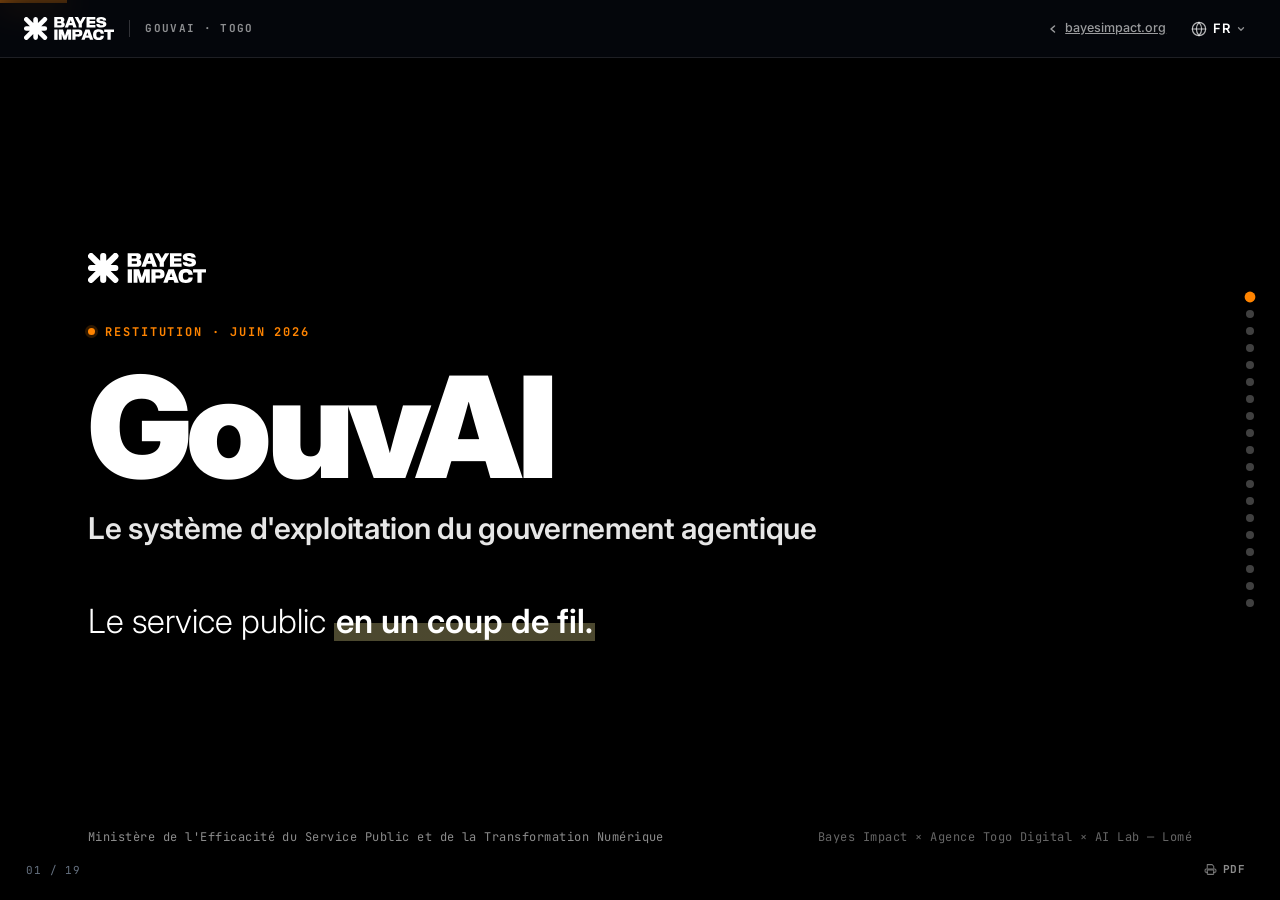
<file: demos/togo/index.html>
<!DOCTYPE html>
<html lang="fr" data-lang="fr">
<head>
<meta charset="UTF-8" />
<meta name="viewport" content="width=device-width, initial-scale=1.0" />
<title>GouvAI — Togo · Bayes Impact</title>
<link rel="icon" href="../../assets/logos/bi-mark.svg" />
<link rel="preconnect" href="https://fonts.googleapis.com"><link rel="preconnect" href="https://fonts.gstatic.com" crossorigin>
<link href="https://fonts.googleapis.com/css2?family=Inter:wght@300;400;500;600;700;800;900&family=JetBrains+Mono:wght@400;500;700&display=swap" rel="stylesheet">
<link rel="stylesheet" href="../../lib/bayes.css" />
</head>
<body
  data-assets="../../assets/"
  data-logo="../../assets/logos/bi-colors.svg"
  data-logo-dark="../../assets/logos/bi-white.svg"
  data-label-fr="GOUVAI · TOGO"
  data-label-en="GOUVAI · TOGO">

<svg width="0" height="0" style="position:absolute" aria-hidden="true">
  <symbol id="bi-mark" viewBox="0 0 415 409">
    <path d="M309.59,246.07H373a41.67,41.67,0,0,0,0-83.34H309.44l92.73-91.11a41.66,41.66,0,0,0-58.4-59.44l-94.51,92.87V42.23a41.67,41.67,0,1,0-83.34,0v63l-94.86-93A41.66,41.66,0,1,0,12.72,71.65l92.88,91.08H41.89a41.67,41.67,0,0,0,0,83.34h63.56l-92.7,90.72A41.67,41.67,0,1,0,71,396.35l94.89-92.87v63.09a41.67,41.67,0,1,0,83.34,0v-63l94.54,92.71a41.66,41.66,0,0,0,58.34-59.5Z"/>
    <circle cx="207.59" cy="41.49" r="41.34"/><circle cx="207.59" cy="367.01" r="41.34"/><circle cx="41.37" cy="204.4" r="41.34"/><circle cx="373.76" cy="204.4" r="41.34"/><circle cx="373.52" cy="366.86" r="41.34"/><circle cx="41.34" cy="366.86" r="41.34"/><circle cx="41.34" cy="41.34" r="41.34"/><circle cx="373.52" cy="41.34" r="41.34"/><circle cx="207.57" cy="204.25" r="41.34"/>
  </symbol>
</svg>

<div class="progress"><div class="progress-fill" id="pfill"></div></div>
<div class="dots" id="dots"></div>
<div class="counter" id="counter">01 / 01</div>
<div class="hint">← → · space · click</div>

<main class="deck" id="deck">

  <!-- 1 · COVER (Togo-specific identity — GouvAI) -->
  <section class="slide dark cover" id="cover" data-dark>
    <div class="slide-inner">
      <div class="cover-mark reveal"><img class="bilogo" src="../../assets/logos/bi-white.svg" alt="Bayes Impact"/></div>
      <p class="eyebrow reveal"><span data-lang="fr">Restitution · Juin 2026</span><span data-lang="en">Briefing · June 2026</span></p>
      <h1 class="reveal">GouvAI</h1>
      <p class="sub reveal"><span data-lang="fr">Le système d'exploitation du gouvernement agentique</span><span data-lang="en">The operating system of the agentic government</span></p>
      <p class="tagline reveal"><span data-lang="fr">Le service public <em>en un coup de fil.</em></span><span data-lang="en">Public services, <em>a phone call away.</em></span></p>
    </div>
    <div class="cover-foot">
      <span data-lang="fr">Ministère de l'Efficacité du Service Public et de la Transformation Numérique</span><span data-lang="en">Ministry of Public-Service Efficiency & Digital Transformation</span>
      <span class="cf-r">Bayes Impact × Agence Togo Digital × AI Lab — Lomé</span>
    </div>
  </section>

  <!-- 2 · EARTH (shared) -->
  <div data-shared="earth">
    <script type="application/json">
    { "lead": { "fr": "L'IA pour aider celles et ceux qui en ont besoin et celles et ceux qui les accompagnent.",
                "en": "AI to empower people in need — and those who serve them." },
      "believe": { "fr": ["chacun reçoit l'aide dont il a besoin.","chaque citoyen accède aux services publics.","l'administration parle la langue de chacun.","personne n'est laissé de côté.","une démarche tient dans une conversation.","l'IA sert d'abord l'intérêt général."],
                   "en": ["everyone receives the help they need.","every citizen can reach public services.","the administration speaks everyone's language.","no one is left behind.","a procedure fits in a conversation.","AI serves the common good first."] } }
    </script>
  </div>

  <!-- 3 · WHO WE ARE (shared) -->
  <div data-shared="about"></div>

  <!-- 4 · VISION GOUVAI -->
  <section class="slide" id="vision">
    <div class="slide-inner">
      <p class="eyebrow reveal"><span data-lang="fr">La vision GouvAI</span><span data-lang="en">The GouvAI vision</span></p>
      <h1 class="big reveal"><span data-lang="fr">L'IA agentique au service du <em class="hl">Fonctionnaire Augmenté</em> et de la Digitalisation 360.</span><span data-lang="en">Agentic AI for the <em class="hl">Augmented Civil Servant</em> and 360° Digitalization.</span></h1>
      <div class="cards c3 reveal">
        <div class="card">
          <div class="kicker">Inclusion</div>
          <h3><span data-lang="fr">IA conversationnelle, en voix et en langues locales</span><span data-lang="en">Conversational AI, by voice and in local languages</span></h3>
          <p><span data-lang="fr">Le levier pour inclure toute la population togolaise — y compris celles et ceux qui ne lisent ni n'écrivent.</span><span data-lang="en">The lever to include the whole Togolese population — even those who cannot read or write.</span></p>
        </div>
        <div class="card">
          <div class="kicker"><span data-lang="fr">Continuité</span><span data-lang="en">Continuity</span></div>
          <h3><span data-lang="fr">Bâtie sur le socle numérique du Togo</span><span data-lang="en">Built on Togo's digital base</span></h3>
          <p><span data-lang="fr">GouvAI s'appuie sur l'infrastructure publique déjà accomplie.</span><span data-lang="en">GouvAI builds on the public infrastructure already in place.</span></p>
          <div class="dpi-row"><span class="dpi">e-ID</span><span class="dpi">GouvPay</span><span class="dpi">Nextcloud</span><span class="dpi">Odoo</span><span class="dpi">NOC</span></div>
        </div>
        <div class="card">
          <div class="kicker"><span data-lang="fr">Souveraineté</span><span data-lang="en">Sovereignty</span></div>
          <h3><span data-lang="fr">Souveraine et open-source</span><span data-lang="en">Sovereign and open-source</span></h3>
          <p><span data-lang="fr">Construite main dans la main avec l'Agence Togo Digital et l'AI Lab, hébergée à terme à Lomé.</span><span data-lang="en">Built hand in hand with Agence Togo Digital and the AI Lab, hosted in time in Lomé.</span></p>
        </div>
      </div>
    </div>
  </section>

  <!-- 5 · LE SOCLE -->
  <section class="slide" id="socle">
    <div class="slide-inner">
      <p class="eyebrow reveal"><span data-lang="fr">Le socle</span><span data-lang="en">The foundation</span></p>
      <h2 class="title reveal"><span data-lang="fr">Un socle unique. Des services pour chaque ministère.</span><span data-lang="en">One platform. Services for every ministry.</span></h2>
      <p class="lead reveal"><span data-lang="fr">La Bayes Platform est transversale : une seule plateforme alimente l'ensemble des administrations, plutôt qu'autant de projets isolés.</span><span data-lang="en">The Bayes Platform is cross-cutting: one platform powers every administration, instead of as many siloed projects.</span></p>
      <div class="socle reveal">
        <div class="socle-ministries">
          <div class="min-col lead-col"><div class="mc-name"><span data-lang="fr">Efficacité</span><span data-lang="en">Efficiency</span></div><div class="mc-sub"><span data-lang="fr">Services au citoyen</span><span data-lang="en">Citizen services</span></div></div>
          <div class="min-col"><div class="mc-name">Justice</div></div>
          <div class="min-col"><div class="mc-name"><span data-lang="fr">Santé</span><span data-lang="en">Health</span></div></div>
          <div class="min-col"><div class="mc-name"><span data-lang="fr">Éducation</span><span data-lang="en">Education</span></div></div>
          <div class="min-col more-col"><div class="mc-name">…</div></div>
        </div>
        <div class="conn"><svg width="18" height="18" viewBox="0 0 18 18" fill="none" stroke="currentColor" stroke-width="2"><path d="M9 3v12M5 11l4 4 4-4"/></svg></div>
        <div class="socle-bar">
          <span class="sb-name"><svg class="mark"><use href="#bi-mark"/></svg>GouvAI — <span data-lang="fr">la Bayes Platform</span><span data-lang="en">the Bayes Platform</span></span>
          <span class="sb-meta"><span data-lang="fr">Souveraine · open-source · à l'échelle nationale</span><span data-lang="en">Sovereign · open-source · nationwide</span></span>
        </div>
        <div class="socle-base"><span class="bl"><span data-lang="fr">Socle numérique national</span><span data-lang="en">National digital base</span></span><span class="dpi">e-ID</span><span class="dpi">GouvPay</span><span class="dpi">Nextcloud</span><span class="dpi">Odoo</span><span class="dpi">NOC</span></div>
      </div>
      <p class="footnote reveal"><span data-lang="fr">Hébergé à terme au <b>Lomé Data Center</b>.</span><span data-lang="en">Hosted in time at the <b>Lomé Data Center</b>.</span></p>
    </div>
  </section>

  <!-- 6 · ARCHITECTURE -->
  <section class="slide dark arch-slide" id="archi" data-dark>
    <div class="slide-inner">
      <p class="eyebrow reveal"><span data-lang="fr">L'architecture</span><span data-lang="en">The architecture</span></p>
      <h2 class="title reveal"><span data-lang="fr">Une architecture souveraine, en couches.</span><span data-lang="en">A sovereign, layered architecture.</span></h2>
      <div class="arch reveal">
        <div class="arch-layer apps">
          <div class="al-label"><span class="al-k">Applications</span><span data-lang="fr">Ce que vivent les usagers</span><span data-lang="en">What citizens experience</span></div>
          <div class="al-items">
            <span class="arch-chip"><span data-lang="fr">Copilote du fonctionnaire augmenté</span><span data-lang="en">Augmented civil-servant copilot</span></span>
            <span class="arch-chip"><span data-lang="fr">Service public en un coup de fil</span><span data-lang="en">Public services a phone call away</span></span>
            <span class="arch-chip"><span data-lang="fr">Chatbots citoyens</span><span data-lang="en">Citizen chatbots</span></span>
            <span class="arch-chip"><span data-lang="fr">Recherche de jurisprudence</span><span data-lang="en">Case-law search</span></span>
            <span class="arch-chip more">…</span>
          </div>
        </div>
        <div class="arch-layer socle">
          <svg class="mark arch-mark" aria-hidden="true"><use href="#bi-mark"/></svg>
          <div class="al-label"><span class="al-k">GouvAI</span><span data-lang="fr">La Bayes Platform</span><span data-lang="en">The Bayes Platform</span></div>
          <div class="al-desc"><span data-lang="fr">Création <b>no-code</b> d'agents IA <b>sécurisés</b>, <b>fiabilisés (RAG)</b> et <b>industrialisés</b> — qui interagissent, via leurs capacités agentiques, avec l'infrastructure digitale.</span><span data-lang="en"><b>No-code</b> creation of <b>secured</b>, <b>RAG-grounded</b> and <b>production-grade</b> AI agents — that interact, through their agentic capabilities, with the digital infrastructure.</span></div>
        </div>
        <div class="arch-layer">
          <div class="al-label"><span class="al-k"><span data-lang="fr">Infrastructure digitale du Togo</span><span data-lang="en">Togo's digital infrastructure</span></span><span data-lang="fr">Le socle numérique national</span><span data-lang="en">The national digital base</span></div>
          <div class="al-items">
            <span class="arch-chip">e-ID</span><span class="arch-chip">GouvPay</span><span class="arch-chip"><span data-lang="fr">Base de connaissance</span><span data-lang="en">Knowledge base</span></span><span class="arch-chip">Nextcloud</span><span class="arch-chip">Odoo</span><span class="arch-chip more">…</span>
          </div>
        </div>
        <div class="arch-layer">
          <div class="al-label"><span class="al-k"><span data-lang="fr">Fondations</span><span data-lang="en">Foundations</span></span><span data-lang="fr">Hébergement souverain</span><span data-lang="en">Sovereign hosting</span></div>
          <div class="al-items">
            <span class="arch-chip">Lomé Data Center</span><span class="arch-chip"><span data-lang="fr">Serveurs ministériels</span><span data-lang="en">Ministry servers</span></span><span class="arch-chip"><span data-lang="fr">Cloud Bayes — pilotes rapides</span><span data-lang="en">Bayes Cloud — fast pilots</span></span>
          </div>
        </div>
      </div>
    </div>
  </section>

  <!-- 7 · SOUVERAINETÉ & CONFIANCE -->
  <section class="slide" id="trust">
    <div class="slide-inner">
      <p class="eyebrow reveal"><span data-lang="fr">Souveraineté & confiance</span><span data-lang="en">Sovereignty & trust</span></p>
      <h2 class="title reveal"><span data-lang="fr">Une chaîne de confiance, de l'infrastructure aux usages.</span><span data-lang="en">A chain of trust, from infrastructure to use.</span></h2>
      <div class="flow reveal" style="margin-top:30px">
        <div class="flow-step"><div class="fs-n">01</div><div class="fs-t"><span data-lang="fr">Souveraineté de l'infrastructure</span><span data-lang="en">Infrastructure sovereignty</span></div><div class="fs-d"><span data-lang="fr">La donnée togolaise reste au Togo, au Lomé Data Center.</span><span data-lang="en">Togolese data stays in Togo, at the Lomé Data Center.</span></div></div>
        <div class="flow-arrow"><svg width="18" height="18" viewBox="0 0 16 16" fill="none" stroke="currentColor" stroke-width="2"><path d="M3 8h10M9 4l4 4-4 4"/></svg></div>
        <div class="flow-step"><div class="fs-n">02</div><div class="fs-t"><span data-lang="fr">Base de connaissance vérifiée</span><span data-lang="en">Verified knowledge base</span></div><div class="fs-d"><span data-lang="fr">Ancrée dans les documents officiels — sources tracées et à jour.</span><span data-lang="en">Grounded in official documents — sources traced and up to date.</span></div></div>
        <div class="flow-arrow"><svg width="18" height="18" viewBox="0 0 16 16" fill="none" stroke="currentColor" stroke-width="2"><path d="M3 8h10M9 4l4 4-4 4"/></svg></div>
        <div class="flow-step" style="border-color:var(--accent-orange); box-shadow:0 0 0 2px rgba(255,132,0,.12)"><div class="fs-n" style="color:var(--accent-orange)">03</div><div class="fs-t"><span data-lang="fr">Applications IA de confiance</span><span data-lang="en">Trustworthy AI applications</span></div><div class="fs-d"><span data-lang="fr">Zéro hallucination · citation des sources sur chaque réponse.</span><span data-lang="en">Zero hallucination · sources cited on every answer.</span></div></div>
      </div>
      <div class="quote reveal">
        <p class="q"><span data-lang="fr">« Pas de réponse sans source. »</span><span data-lang="en">"No answer without a source."</span></p>
        <p class="qs"><span data-lang="fr">Chaque réponse est sourcée, traçable et vérifiable.</span><span data-lang="en">Every answer is sourced, traceable and verifiable.</span></p>
      </div>
    </div>
  </section>

  <!-- 8 · DEMO — chat (diploma request) -->
  <section class="slide" id="demo-chat" data-demo="chat">
    <div class="slide-inner">
      <div class="demo-head reveal">
        <h2><span data-lang="fr">Démonstration — demande de diplôme sur WhatsApp</span><span data-lang="en">Demo — diploma request on WhatsApp</span></h2>
        <div class="demo-controls"><button class="dc-btn dc-toggle">⏸</button><button class="dc-btn ghost dc-replay">↻</button></div>
      </div>
      <div class="demo-stage" style="margin-top:12px">
        <div class="reveal">
          <div class="srs">
            <div class="srs-top">
              <span class="srs-badge"><span data-lang="fr">SRS · produit par l'ATD</span><span data-lang="en">SRS · produced by ATD</span></span>
              <h3><span data-lang="fr">Demande de diplôme ou d'attestation de réussite</span><span data-lang="en">Diploma or certificate of completion request</span></h3>
              <div class="srs-meta">SRV-DECC-001 · DECC · <span data-lang="fr">Back-office XTRAITEMENT + Xflow</span><span data-lang="en">XTRAITEMENT + Xflow back-office</span></div>
            </div>
            <div class="srs-body">
              <div class="srs-tabs">
                <span class="srs-tab active">1 · <span data-lang="fr">Identification</span><span data-lang="en">Identity</span></span>
                <span class="srs-tab">2 · <span data-lang="fr">Diplôme</span><span data-lang="en">Diploma</span></span>
                <span class="srs-tab">3 · <span data-lang="fr">Pièces</span><span data-lang="en">Documents</span></span>
                <span class="srs-tab">4 · <span data-lang="fr">Récapitulatif</span><span data-lang="en">Summary</span></span>
              </div>
              <div class="srs-fields">
                <div class="srs-f"><div class="k"><span data-lang="fr">Nom & prénoms</span><span data-lang="en">Full name</span></div><div class="v"><span data-lang="fr">obligatoire</span><span data-lang="en">required</span></div></div>
                <div class="srs-f"><div class="k"><span data-lang="fr">Date de naissance</span><span data-lang="en">Date of birth</span></div><div class="v">JJ/MM/AAAA</div></div>
                <div class="srs-f"><div class="k"><span data-lang="fr">Type d'examen</span><span data-lang="en">Exam type</span></div><div class="v">BAC / BEPC / BT…</div></div>
                <div class="srs-f"><div class="k"><span data-lang="fr">Année · centre</span><span data-lang="en">Year · center</span></div><div class="v">Golden Record</div></div>
              </div>
              <div class="bpmn-wrap">
                <div class="bl"><span data-lang="fr">Processus BPMN — TO-BE</span><span data-lang="en">BPMN process — TO-BE</span></div>
                <div class="bpmn">
                  <span class="bpmn-node"><span data-lang="fr">Demande</span><span data-lang="en">Request</span></span><span class="bpmn-c">›</span>
                  <span class="bpmn-node"><span data-lang="fr">Authentification e-ID</span><span data-lang="en">e-ID auth</span></span><span class="bpmn-c">›</span>
                  <span class="bpmn-node"><span data-lang="fr">Vérification OTP</span><span data-lang="en">OTP check</span></span><span class="bpmn-c">›</span>
                  <span class="bpmn-node"><span data-lang="fr">Pré-remplissage</span><span data-lang="en">Auto-fill</span></span><span class="bpmn-c">›</span>
                  <span class="bpmn-node"><span data-lang="fr">Instruction DECC</span><span data-lang="en">DECC review</span></span><span class="bpmn-c">›</span>
                  <span class="bpmn-node">Notification</span>
                </div>
              </div>
            </div>
          </div>
          <p class="footnote" style="margin-top:14px"><span data-lang="fr">Extensible aux <b>langues locales</b> et au <b>message vocal</b> — un levier d'inclusion.</span><span data-lang="en">Extensible to <b>local languages</b> and <b>voice notes</b> — a key inclusion lever.</span></p>
        </div>
        <div class="reveal">
          <div class="phone"><div class="phone-screen">
            <div class="notch"></div>
            <div class="statusbar"><span>9:41</span><span>5G ▮▮▮ ◢ 84%</span></div>
            <div class="wa-header"><span class="wa-back">‹</span><span class="wa-av"><svg class="mark" style="color:var(--wa-green)"><use href="#bi-mark"/></svg></span><div class="wa-head-txt"><div class="h-name"><span data-lang="fr">Service des diplômes</span><span data-lang="en">Diploma service</span></div><div class="h-sub wa-sub"></div></div><div class="wa-icons"><span>📹</span><span>📞</span></div></div>
            <div class="wa-thread"><div class="wa-day"></div></div>
            <div class="wa-input"><div class="wa-field"><span>😊</span><span class="ph">Message</span><span>📎</span><span>📷</span></div><span class="wa-mic">🎤</span></div>
          </div></div>
        </div>
      </div>
    </div>
    <script type="application/json" class="demo-data">
    {"pay":{"provider":"GouvPay","host":"gouvpay.tg/"},
     "fr":[
      {"type":"in","text":"Bonjour 👋 Je suis l'agent du service des diplômes. Vous pouvez m'écrire ou m'envoyer une note vocale, en français ou en langue locale."},
      {"type":"out","text":"Bonjour, je veux mon diplôme du BAC"},
      {"type":"in","text":"Avec plaisir. Pour vous identifier, envoyez votre numéro d'identité nationale (e-ID).","bp":1},
      {"type":"out","text":"4827 1593 0641","digits":true},
      {"type":"tool","name":"Base e-ID nationale","arg":"eid: \"4827 1593 0641\"","result":"1 citoyen trouvé"},
      {"type":"in","text":"Vous êtes bien <b>Romaric Togbé Agbagla</b>, né le 12/03/1984 à Lomé ?"},
      {"type":"out","text":"Oui, c'est bien moi"},
      {"type":"in","text":"Je vous envoie un code de vérification par SMS (OTP).","bp":2},
      {"type":"out","text":"729 014","digits":true},
      {"type":"tool","name":"Vérification OTP","arg":"otp: \"729 014\"","result":"Vérifié ✓"},
      {"type":"in","text":"Identité confirmée ✅ Je pré-remplis votre dossier depuis les bases nationales.","bp":3},
      {"type":"fill","src":"e-ID national","rows":[["Nom","Agbagla"],["Prénoms","Romaric Togbé"],["Naissance","12/03/1984"],["Lieu","Lomé"]]},
      {"type":"fill","src":"Golden Record éducation","rows":[["Diplôme","Baccalauréat"],["Série","D"],["Année","2003"],["Centre","Lycée de Tokoin"]]},
      {"type":"in","text":"Il me reste deux questions. Combien d'exemplaires, et pour quel motif ?"},
      {"type":"voice","dur":"0:06","transcript":"Deux exemplaires s'il vous plaît, c'est pour un dossier de bourse."},
      {"type":"in","text":"🎙️ Bien reçu : <b>2 exemplaires</b>, motif « bourse »."},
      {"type":"dossier","num":"DIPL-2026-04827","rows":[["Service","SRV-DECC-001"],["Demandeur","R. T. Agbagla"],["Exemplaires","2"],["Statut","Complet · à régler"]],"bp":4},
      {"type":"in","text":"Votre dossier <b>DIPL-2026-04827</b> est complet ✅ Dernière étape : réglez les frais via votre lien <b>GouvPay</b>."},
      {"type":"paylink","amount":"5 000 FCFA","ref":"Frais de délivrance · 2 exemplaires","code":"r/DIPL-2026-04827"},
      {"type":"notif","tag":"N04","text":"Paiement de <b>5 000 FCFA</b> confirmé via GouvPay. Dossier transmis à la DECC.","bp":5},
      {"type":"in","text":"Votre demande est enregistrée ✅ Vous recevrez les mises à jour ici, dans cette conversation."}
     ],
     "en":[
      {"type":"in","text":"Hello 👋 I'm the diploma-service agent. Write to me or send a voice note, in French or a local language."},
      {"type":"out","text":"Hi, I'd like my high-school diploma (BAC)"},
      {"type":"in","text":"Gladly. To identify you, send your national ID number (e-ID).","bp":1},
      {"type":"out","text":"4827 1593 0641","digits":true},
      {"type":"tool","name":"National e-ID base","arg":"eid: \"4827 1593 0641\"","result":"1 citizen found"},
      {"type":"in","text":"You are <b>Romaric Togbé Agbagla</b>, born 12/03/1984 in Lomé?"},
      {"type":"out","text":"Yes, that's me"},
      {"type":"in","text":"I'm sending you a verification code by SMS (OTP).","bp":2},
      {"type":"out","text":"729 014","digits":true},
      {"type":"tool","name":"OTP check","arg":"otp: \"729 014\"","result":"Verified ✓"},
      {"type":"in","text":"Identity confirmed ✅ I'm pre-filling your request from the national bases.","bp":3},
      {"type":"fill","src":"National e-ID","rows":[["Surname","Agbagla"],["Given names","Romaric Togbé"],["Born","12/03/1984"],["Place","Lomé"]]},
      {"type":"fill","src":"Education Golden Record","rows":[["Diploma","Baccalauréat"],["Track","D"],["Year","2003"],["Center","Lycée de Tokoin"]]},
      {"type":"in","text":"Two questions left. How many copies, and for what purpose?"},
      {"type":"voice","dur":"0:06","transcript":"Two copies please, it's for a scholarship application."},
      {"type":"in","text":"🎙️ Got it: <b>2 copies</b>, purpose \"scholarship\"."},
      {"type":"dossier","num":"DIPL-2026-04827","rows":[["Service","SRV-DECC-001"],["Applicant","R. T. Agbagla"],["Copies","2"],["Status","Complete · to pay"]],"bp":4},
      {"type":"in","text":"Your request <b>DIPL-2026-04827</b> is complete ✅ Last step: pay the fee via your secure <b>GouvPay</b> link."},
      {"type":"paylink","amount":"5,000 FCFA","ref":"Issuance fee · 2 copies","code":"r/DIPL-2026-04827"},
      {"type":"notif","tag":"N04","text":"Payment of <b>5,000 FCFA</b> confirmed via GouvPay. Request sent to the DECC.","bp":5},
      {"type":"in","text":"Your request is registered ✅ You'll get updates here, in this conversation."}
     ]}
    </script>
  </section>

  <!-- 9 · DEMO — copilot (magistrate case-law) -->
  <section class="slide" id="demo-copilot" data-demo="copilot">
    <div class="slide-inner">
      <div class="demo-head reveal"><h2><span data-lang="fr">Le copilote du magistrat</span><span data-lang="en">The magistrate's copilot</span></h2><span class="dh-sub"><span data-lang="fr">L'agent en coulisses qui répond en langage naturel — sources à l'appui.</span><span data-lang="en">The back-office agent that answers in natural language — with sources.</span></span></div>
      <div class="copilot reveal">
        <div class="cp-bar"><span class="cp-dot r"></span><span class="cp-dot y"></span><span class="cp-dot g"></span><span class="cp-title"><span data-lang="fr">Copilote Justice · recherche de jurisprudence</span><span data-lang="en">Justice copilot · case-law search</span></span><span class="cp-live"><span class="cp-live-dot"></span><span data-lang="fr">en direct</span><span data-lang="en">live</span></span><span class="cp-badge">headless</span></div>
        <div class="cp-body"></div>
      </div>
      <div class="pipe-cap reveal"><svg width="14" height="14" viewBox="0 0 16 16" fill="none" stroke="currentColor" stroke-width="2"><path d="M8 3v10M4 9l4 4 4-4"/></svg><span data-lang="fr">La donnée derrière le copilote</span><span data-lang="en">The data behind the copilot</span></div>
      <div class="pipeline reveal">
        <div class="pl-stage"><div class="pl-label"><span data-lang="fr">1 · Scans de décisions</span><span data-lang="en">1 · Scanned rulings</span></div><div class="scan-stack"><div class="scan-pg"><i></i><i></i><i style="width:72%"></i><i></i></div><div class="scan-pg"><i></i><i></i><i style="width:72%"></i><i></i></div><div class="scan-pg"><i></i><i></i><i style="width:72%"></i><i></i></div></div></div>
        <div class="pl-arrow"><svg width="22" height="22" viewBox="0 0 16 16" fill="none" stroke="var(--accent-orange)" stroke-width="2"><path d="M3 8h10M9 4l4 4-4 4"/></svg></div>
        <div class="pl-stage agent"><div class="pl-label"><span data-lang="fr">2 · Agent Bayes</span><span data-lang="en">2 · Bayes agent</span></div><div class="extract"><div class="extract-row"><span>Type</span><b><span data-lang="fr">Arrêt</span><span data-lang="en">Ruling</span></b></div><div class="extract-row"><span><span data-lang="fr">Juridiction</span><span data-lang="en">Court</span></span><b>C. d'appel de Lomé</b></div><div class="extract-row"><span><span data-lang="fr">Année</span><span data-lang="en">Year</span></span><b>2021</b></div><div class="extract-row"><span><span data-lang="fr">Matière</span><span data-lang="en">Matter</span></span><b><span data-lang="fr">Droit commercial</span><span data-lang="en">Commercial law</span></b></div></div><div class="extract-tags"><span data-lang="fr">extraction</span><span data-lang="en">extraction</span><span>·</span><span data-lang="fr">classification</span><span data-lang="en">classification</span></div></div>
        <div class="pl-arrow"><svg width="22" height="22" viewBox="0 0 16 16" fill="none" stroke="var(--accent-orange)" stroke-width="2"><path d="M3 8h10M9 4l4 4-4 4"/></svg></div>
        <div class="pl-stage db"><div class="pl-label"><span data-lang="fr">3 · Base structurée</span><span data-lang="en">3 · Structured DB</span></div><table><tr><th>Réf.</th><th>Type</th><th><span data-lang="fr">Année</span><span data-lang="en">Year</span></th></tr><tr><td>142</td><td><span data-lang="fr">Arrêt</span><span data-lang="en">Ruling</span></td><td>2021</td></tr><tr><td>087</td><td><span data-lang="fr">Jugt</span><span data-lang="en">Judgt</span></td><td>2019</td></tr></table><div class="db-q">▲ <span data-lang="fr">interrogée par le copilote</span><span data-lang="en">queried by the copilot</span></div></div>
      </div>
    </div>
    <script type="application/json" class="demo-data">
    {"meta":{"who":{"fr":"Magistrat","en":"Magistrate"},"search":{"fr":"Recherche · jurisprudence","en":"Search · case law"},"name":{"fr":"Copilote","en":"Copilot"}},
     "fr":[
      {"q":"Jurisprudence récente sur la rupture abusive d'un contrat commercial ?","arg":"rupture abusive · depuis 2015","res":"3 décisions","a":"Trois décisions depuis 2015 : la rupture est jugée abusive en l'absence d'un préavis raisonnable, proportionné à la durée de la relation commerciale.","s":["Cour d'appel de Lomé · 2021 · n°142","Tribunal de commerce · 2019 · n°087","Cour suprême · 2016 · n°031"]},
      {"q":"Quels sont les délais légaux de la garde à vue ?","arg":"garde à vue · délais","res":"2 textes","a":"La garde à vue est limitée à 48 heures, prolongeable une fois sur autorisation écrite du procureur.","s":["Cour suprême · 2020 · n°208","Cour d'appel de Kara · 2018 · n°054"]}
     ],
     "en":[
      {"q":"Recent case law on wrongful termination of a commercial contract?","arg":"wrongful termination · since 2015","res":"3 rulings","a":"Three rulings since 2015: termination is wrongful absent reasonable notice, proportionate to the length of the commercial relationship.","s":["Lomé Court of Appeal · 2021 · no.142","Commercial Court · 2019 · no.087","Supreme Court · 2016 · no.031"]},
      {"q":"What are the legal time limits for police custody?","arg":"custody · limits","res":"2 statutes","a":"Custody is limited to 48 hours, extendable once with the prosecutor's written authorization.","s":["Supreme Court · 2020 · no.208","Kara Court of Appeal · 2018 · no.054"]}
     ]}
    </script>
  </section>

  <!-- ═══ Bayes Platform showcase (shared) — what makes this safe & improvable ═══ -->
  <div data-shared="platform-studio"></div>
  <div data-shared="platform-observability"></div>
  <div data-shared="platform-evaluation"></div>

  <!-- 10 · DIGITALISATION 360 -->
  <section class="slide" id="dig360">
    <div class="slide-inner">
      <p class="eyebrow reveal"><span data-lang="fr">Digitalisation 360</span><span data-lang="en">360° Digitalization</span></p>
      <h2 class="title reveal"><span data-lang="fr">Le même socle, dans chaque ministère.</span><span data-lang="en">The same platform, in every ministry.</span></h2>
      <p class="lead reveal"><span data-lang="fr">La plateforme qui digitalise les services de l'Efficacité étend la digitalisation aux autres administrations — en commençant par la Justice.</span><span data-lang="en">The platform that digitizes the Efficiency ministry's services extends digitization to the others — starting with Justice.</span></p>
      <div class="cards c3 reveal">
        <div class="card" style="border-color:var(--accent-orange); box-shadow:0 0 0 2px rgba(255,132,0,.1), var(--shadow)"><div class="kicker"><span data-lang="fr">En premier</span><span data-lang="en">First</span></div><h3>Justice</h3><p><span data-lang="fr">Nationalité, archivage, casier judiciaire, anti-fraude RCCM.</span><span data-lang="en">Nationality, archiving, criminal records, RCCM fraud detection.</span></p></div>
        <div class="card"><div class="kicker"><span data-lang="fr">Puis</span><span data-lang="en">Then</span></div><h3><span data-lang="fr">Santé</span><span data-lang="en">Health</span></h3><p><span data-lang="fr">Téléconsultation, suivi grossesse / AMU, ruptures de stock.</span><span data-lang="en">Teleconsultation, pregnancy / universal-insurance tracking, stockouts.</span></p></div>
        <div class="card"><div class="kicker"><span data-lang="fr">Puis</span><span data-lang="en">Then</span></div><h3><span data-lang="fr">Éducation</span><span data-lang="en">Education</span></h3><p><span data-lang="fr">Tuteur élève, info éducation, insertion professionnelle.</span><span data-lang="en">Student tutor, education info, job placement.</span></p></div>
      </div>
    </div>
  </section>

  <!-- 11 · JUSTICE -->
  <section class="slide" id="justice">
    <div class="slide-inner">
      <div class="min-flag reveal"><span class="mf-ico">JU</span><span class="mf-name">Justice</span><span class="mf-rank"><span data-lang="fr">Premier déploiement</span><span data-lang="en">First deployment</span></span></div>
      <div class="split" style="margin-top:8px">
        <div class="reveal">
          <ul class="uc-list">
            <li><span class="uc-flag">★</span><div><div class="uc-t"><span data-lang="fr">Agent Nationalité — sur WhatsApp</span><span data-lang="en">Nationality agent — on WhatsApp</span></div><div class="uc-d"><span data-lang="fr">Demande conversationnelle ; photo de la pièce → formulaire. Fini la dépendance aux intermédiaires.</span><span data-lang="en">Conversational request; photo of the ID → form. No more dependence on intermediaries.</span></div></div></li>
            <li><span class="uc-flag">★</span><div><div class="uc-t"><span data-lang="fr">Gestion de l'archivage</span><span data-lang="en">Records management</span></div><div class="uc-d"><span data-lang="fr">Numériser, classer et retrouver les dossiers — la donnée exploitée concrètement.</span><span data-lang="en">Digitize, classify and retrieve case files — data actually put to use.</span></div></div></li>
            <li><span class="uc-flag">+</span><div><div class="uc-t"><span data-lang="fr">Casier judiciaire · anti-fraude RCCM</span><span data-lang="en">Criminal record · RCCM fraud detection</span></div><div class="uc-d"><span data-lang="fr">Vérification fiable des antécédents ; détection de fraude au tribunal de commerce.</span><span data-lang="en">Reliable background checks; fraud detection at the commercial court.</span></div></div></li>
          </ul>
        </div>
        <div class="reveal">
          <div class="mini-wa">
            <div class="mwb in"><span data-lang="fr">Bonjour, je souhaite un certificat de nationalité.</span><span data-lang="en">Hello, I'd like a certificate of nationality.</span></div>
            <div class="mwb out"><span data-lang="fr">Bonjour 👋 Envoyez une photo de votre pièce d'identité, je m'occupe du reste.</span><span data-lang="en">Hello 👋 Send a photo of your ID and I'll handle the rest.</span></div>
            <div class="mwb in">📷 <span data-lang="fr">Carte d'identité — photo</span><span data-lang="en">ID card — photo</span></div>
            <div class="mwb out"><span data-lang="fr">J'ai lu votre pièce. Je confirme : <b>Komla Dossou</b>, né le 04/08/1990 ? Formulaire pré-rempli ✅</span><span data-lang="en">I've read your ID. Confirming: <b>Komla Dossou</b>, born 04/08/1990? Form pre-filled ✅</span></div>
          </div>
        </div>
      </div>
    </div>
  </section>

  <!-- 12 · SANTÉ -->
  <section class="slide" id="sante">
    <div class="slide-inner">
      <div class="min-flag reveal"><span class="mf-ico">SA</span><span class="mf-name"><span data-lang="fr">Santé</span><span data-lang="en">Health</span></span></div>
      <div class="split" style="margin-top:8px">
        <div class="reveal">
          <ul class="uc-list">
            <li><span class="uc-flag">★</span><div><div class="uc-t"><span data-lang="fr">Téléconsultation & triage</span><span data-lang="en">Teleconsultation & triage</span></div><div class="uc-d"><span data-lang="fr">Orienter avant le déplacement — désengorger les CHU.</span><span data-lang="en">Guide before the trip — relieve overcrowded hospitals.</span></div></div></li>
            <li><span class="uc-flag">★</span><div><div class="uc-t"><span data-lang="fr">Suivi grossesse & AMU</span><span data-lang="en">Pregnancy & universal-insurance tracking</span></div><div class="uc-d"><span data-lang="fr">Accompagner les femmes enceintes ; tracer les subventions de l'Assurance Maladie Universelle.</span><span data-lang="en">Support pregnant women; track Universal Health Insurance subsidies.</span></div></div></li>
            <li><span class="uc-flag">+</span><div><div class="uc-t"><span data-lang="fr">Ruptures de stock · aide à la décision</span><span data-lang="en">Stockouts · clinical decision support</span></div><div class="uc-d"><span data-lang="fr">Anticiper les ruptures et la chaîne du froid ; protocoles adaptés au contexte.</span><span data-lang="en">Anticipate stockouts and cold-chain issues; context-adapted protocols.</span></div></div></li>
          </ul>
        </div>
        <div class="reveal">
          <div class="mini-wa">
            <div class="mwb out">🎙️ <span data-lang="fr">Note vocale — 0:08</span><span data-lang="en">Voice note — 0:08</span></div>
            <div class="mwb in"><span data-lang="fr">J'ai compris : fièvre depuis 2 jours chez un enfant de 3 ans.</span><span data-lang="en">Understood: fever for 2 days in a 3-year-old child.</span></div>
            <div class="mwb in"><span data-lang="fr">⚠️ Orientation : consultez le centre de santé le plus proche aujourd'hui. Voici l'adresse.</span><span data-lang="en">⚠️ Guidance: visit the nearest health center today. Here's the address.</span></div>
            <div class="mwb out"><span data-lang="fr">Merci 🙏</span><span data-lang="en">Thank you 🙏</span></div>
          </div>
        </div>
      </div>
    </div>
  </section>

  <!-- 13 · ÉDUCATION -->
  <section class="slide" id="education">
    <div class="slide-inner">
      <div class="min-flag reveal"><span class="mf-ico">ED</span><span class="mf-name"><span data-lang="fr">Éducation</span><span data-lang="en">Education</span></span><span class="mf-rank"><span data-lang="fr">2,7M élèves · identifiant unique</span><span data-lang="en">2.7M students · unique ID</span></span></div>
      <div class="split" style="margin-top:8px">
        <div class="reveal">
          <ul class="uc-list">
            <li><span class="uc-flag">★</span><div><div class="uc-t"><span data-lang="fr">Agent tuteur & révision élève</span><span data-lang="en">Student tutor & revision agent</span></div><div class="uc-d"><span data-lang="fr">Aide personnalisée à domicile, sur WhatsApp — contre la fracture numérique.</span><span data-lang="en">Personalized help at home, on WhatsApp — against the digital divide.</span></div></div></li>
            <li><span class="uc-flag">★</span><div><div class="uc-t"><span data-lang="fr">Insertion professionnelle (ENT)</span><span data-lang="en">Job placement (student portal)</span></div><div class="uc-d"><span data-lang="fr">Capter le taux d'insertion post-formation via l'identifiant unique.</span><span data-lang="en">Measure post-training placement rates via the unique ID.</span></div></div></li>
            <li><span class="uc-flag">+</span><div><div class="uc-t"><span data-lang="fr">Info éducation (CNDP) · réclamations</span><span data-lang="en">Education info · complaints</span></div><div class="uc-d"><span data-lang="fr">Informer sur le système éducatif ; traiter affectations, notes et résultats avec suivi.</span><span data-lang="en">Inform on the education system; handle assignments, grades and results with tracking.</span></div></div></li>
          </ul>
        </div>
        <div class="reveal">
          <div class="mini-wa">
            <div class="mwb in"><span data-lang="fr">Bonjour ! Sur quoi veux-tu réviser aujourd'hui ?</span><span data-lang="en">Hi! What would you like to revise today?</span></div>
            <div class="mwb out"><span data-lang="fr">Les fractions, je n'ai pas compris en classe 😕</span><span data-lang="en">Fractions, I didn't get it in class 😕</span></div>
            <div class="mwb in"><span data-lang="fr">Pas de souci. Commençons simplement : 1/2 + 1/4… je t'explique étape par étape.</span><span data-lang="en">No worries. Let's start simple: 1/2 + 1/4… I'll explain step by step.</span></div>
            <div class="mwb out">🎙️ <span data-lang="fr">Note vocale — en éwé</span><span data-lang="en">Voice note — in Ewe</span></div>
          </div>
        </div>
      </div>
    </div>
  </section>

  <!-- 14 · PARTNERSHIP -->
  <section class="slide" id="team">
    <div class="slide-inner">
      <p class="eyebrow reveal"><span data-lang="fr">Comment nous travaillons</span><span data-lang="en">How we work</span></p>
      <h2 class="title reveal"><span data-lang="fr">Un partenariat, pas un fournisseur.</span><span data-lang="en">A partnership, not a vendor.</span></h2>
      <div class="cards c3 reveal">
        <div class="card"><div class="kicker"><span data-lang="fr">Présence</span><span data-lang="en">Presence</span></div><h3><span data-lang="fr">Un bureau local à Lomé</span><span data-lang="en">A local office in Lomé</span></h3><p><span data-lang="fr">Bayes Impact ouvre un bureau à Lomé pour construire au plus près du terrain.</span><span data-lang="en">Bayes Impact opens an office in Lomé to build close to the field.</span></p></div>
        <div class="card"><div class="kicker"><span data-lang="fr">Souveraineté</span><span data-lang="en">Sovereignty</span></div><h3><span data-lang="fr">Transfert de compétences</span><span data-lang="en">Skills transfer</span></h3><p><span data-lang="fr">Montée en compétences des équipes togolaises avec l'<b>AI Lab</b> — la maîtrise reste nationale.</span><span data-lang="en">Upskilling Togolese teams with the <b>AI Lab</b> — control stays national.</span></p></div>
        <div class="card"><div class="kicker"><span data-lang="fr">Main dans la main</span><span data-lang="en">Hand in hand</span></div><h3><span data-lang="fr">Avec l'Agence Togo Digital</span><span data-lang="en">With Agence Togo Digital</span></h3><p><span data-lang="fr">Nous co-construisons avec l'ATD, sur le socle numérique déjà bâti par le Togo.</span><span data-lang="en">We co-build with ATD, on the digital base Togo has already built.</span></p></div>
      </div>
    </div>
  </section>

  <!-- 15 · ROADMAP -->
  <section class="slide" id="roadmap">
    <div class="slide-inner">
      <p class="eyebrow reveal"><span data-lang="fr">Feuille de route</span><span data-lang="en">Roadmap</span></p>
      <h2 class="title reveal"><span data-lang="fr">Concrète, séquencée, maîtrisée.</span><span data-lang="en">Concrete, sequenced, controlled.</span></h2>
      <div class="flow reveal" style="margin-top:30px">
        <div class="flow-step" style="border-color:var(--accent-orange); box-shadow:0 0 0 2px rgba(255,132,0,.12)"><div class="fs-n" style="color:var(--accent-orange)">PHASE 0</div><div class="fs-t"><span data-lang="fr">20 services prioritaires</span><span data-lang="en">20 priority services</span></div><div class="fs-d"><span data-lang="fr">Les premiers services citoyens sur WhatsApp.</span><span data-lang="en">The first citizen services on WhatsApp.</span></div></div>
        <div class="flow-arrow"><svg width="16" height="16" viewBox="0 0 16 16" fill="none" stroke="currentColor" stroke-width="2"><path d="M3 8h10M9 4l4 4-4 4"/></svg></div>
        <div class="flow-step"><div class="fs-n"><span data-lang="fr">CADRAGE</span><span data-lang="en">SCOPING</span></div><div class="fs-t"><span data-lang="fr">Agents pilotes</span><span data-lang="en">Pilot agents</span></div><div class="fs-d"><span data-lang="fr">Sélection, corpus, points focaux par ministère.</span><span data-lang="en">Selection, corpus, focal points per ministry.</span></div></div>
        <div class="flow-arrow"><svg width="16" height="16" viewBox="0 0 16 16" fill="none" stroke="currentColor" stroke-width="2"><path d="M3 8h10M9 4l4 4-4 4"/></svg></div>
        <div class="flow-step"><div class="fs-n"><span data-lang="fr">DÉV & TEST</span><span data-lang="en">BUILD & TEST</span></div><div class="fs-t"><span data-lang="fr">Sur le terrain</span><span data-lang="en">In the field</span></div><div class="fs-d"><span data-lang="fr">Itération avec les agents publics, conduite du changement.</span><span data-lang="en">Iterating with civil servants, change management.</span></div></div>
        <div class="flow-arrow"><svg width="16" height="16" viewBox="0 0 16 16" fill="none" stroke="currentColor" stroke-width="2"><path d="M3 8h10M9 4l4 4-4 4"/></svg></div>
        <div class="flow-step"><div class="fs-n"><span data-lang="fr">EXTENSION</span><span data-lang="en">SCALE-UP</span></div><div class="fs-t">Justice · <span data-lang="fr">Santé</span><span data-lang="en">Health</span> · <span data-lang="fr">Éducation</span><span data-lang="en">Education</span></div><div class="fs-d"><span data-lang="fr">Passage à l'échelle, transfert de compétences.</span><span data-lang="en">Scaling up, skills transfer.</span></div></div>
      </div>
      <p class="footnote reveal"><span data-lang="fr">Hébergement souverain à terme à Lomé · monitoring et évaluation continue des agents.</span><span data-lang="en">Sovereign hosting in time in Lomé · continuous monitoring and evaluation of agents.</span></p>
    </div>
  </section>

  <!-- 16 · CLOSING (Togo-specific) -->
  <section class="slide dark cover" id="thanks" data-dark>
    <div class="slide-inner">
      <div class="cover-mark reveal"><img class="bilogo" src="../../assets/logos/bi-white.svg" alt="Bayes Impact"/></div>
      <h1 class="reveal" style="font-size:clamp(40px,6.5vw,92px);line-height:1;letter-spacing:-.035em;margin:0"><span data-lang="fr">Le service public<br/><em class="hl">en un coup de fil.</em></span><span data-lang="en">Public services,<br/><em class="hl">a phone call away.</em></span></h1>
      <p class="tagline reveal" style="margin-top:40px;font-size:clamp(18px,2vw,26px)"><span data-lang="fr">L'IA au service de ceux qui en ont besoin et de ceux qui les aident.</span><span data-lang="en">AI for those in need and those who serve them.</span></p>
    </div>
    <div class="cover-foot"><span data-lang="fr">Merci. — Construisons GouvAI ensemble.</span><span data-lang="en">Thank you. — Let's build GouvAI together.</span><span class="cf-r">bayesimpact.org · Bayes Impact × ATD × AI Lab</span></div>
  </section>

</main>

<script src="../../lib/bayes-slides.js"></script>
<script src="../../lib/bayes.js"></script>
</body>
</html>
</file>
<file: lib/bayes.css>
/* Bayes Deck Kit — styles (deck.css). Design tokens in :root; override for theming. */
:root{
    --bg:#F2EFE9; --ink:#000; --ink-soft:rgba(0,0,0,0.8); --muted:#657180;
    --cream:#F7F7F2; --card:#FFF; --gold:#9A6F24; --gold-bg:#EBE092;
    --accent-orange:#FF8400; --accent-blue:#1067FE; --border-soft:#DBCCAF;
    --border:#EAECF0; --ok:#1F7A3F; --ok-soft:#DDEBDF; --warn:#9A4A04;
    --warn-soft:#FCE6CC; --danger:#9A1B1B; --danger-soft:#F6D9D9;
    --shadow:0 1px 2px rgba(0,0,0,.04), 0 8px 28px rgba(0,0,0,.06);
    --radius:14px;
    --wa-green:#075E54; --wa-teal:#128C7E; --wa-out:#D9FDD3; --wa-bg:#E9E1D8;
  }
  *{box-sizing:border-box;}
  html,body{margin:0;padding:0;height:100%;}
  body{
    font-family:'Inter',system-ui,-apple-system,sans-serif;
    background:var(--bg); color:var(--ink);
    -webkit-font-smoothing:antialiased; line-height:1.5;
  }
  svg.mark *{fill:currentColor;}

  /* ===== DECK ENGINE ===== */
  .deck{height:100vh; overflow-y:scroll; scroll-snap-type:y mandatory; scroll-behavior:smooth;}
  .deck::-webkit-scrollbar{width:0;}
  .slide{
    position:relative; min-height:100vh; width:100%;
    scroll-snap-align:start; scroll-snap-stop:always;
    display:flex; flex-direction:column; justify-content:center;
    padding:72px 88px; overflow:hidden;
  }
  .slide.dark{background:var(--ink); color:#fff;}
  .slide-inner{max-width:1320px; margin:0 auto; width:100%;}

  /* progress + chrome */
  .progress{position:fixed; top:0; left:0; right:0; height:3px; background:rgba(0,0,0,.06); z-index:200;}
  .progress-fill{height:100%; width:0; background:var(--accent-orange); transition:width .4s ease;}
  .dots{position:fixed; right:26px; top:50%; transform:translateY(-50%); z-index:200; display:flex; flex-direction:column; gap:9px;}
  .dot{width:8px; height:8px; border-radius:50%; background:rgba(0,0,0,.18); border:none; padding:0; cursor:pointer; transition:all .2s;}
  .dot:hover{background:rgba(0,0,0,.4);}
  .dot.active{background:var(--accent-orange); transform:scale(1.35);}
  .dots.on-dark .dot{background:rgba(255,255,255,.25);}
  .dots.on-dark .dot.active{background:var(--accent-orange);}
  .counter{position:fixed; left:26px; bottom:22px; z-index:200; font-family:'JetBrains Mono',monospace; font-size:11px; letter-spacing:.08em; color:var(--muted);}
  .hint{display:none;}   /* replaced by the bottom-right PDF control */
  .brand-corner{position:absolute; top:40px; left:88px; display:inline-flex; align-items:center; gap:13px; color:var(--border-soft); z-index:5; padding-bottom:16px;}
  .brand-corner::after{content:''; position:absolute; left:0; bottom:0; width:calc(100vw - 176px); height:1px; background:var(--border-soft); opacity:.8;}
  .brand-corner svg{width:22px; height:22px;}
  .brand-corner span{font-family:'JetBrains Mono',monospace; font-size:11px; letter-spacing:.14em; text-transform:uppercase; color:var(--muted); padding-left:13px; border-left:1px solid var(--border-soft);}
  .slide.dark .brand-corner span{color:rgba(255,255,255,.5);}

  /* reveal */
  .reveal{opacity:0; transform:translateY(14px);}
  .slide.show .reveal{opacity:1; transform:none; transition:opacity .55s ease, transform .55s ease;}
  .slide.show .reveal:nth-child(2){transition-delay:.06s;}
  .slide.show .reveal:nth-child(3){transition-delay:.12s;}
  .slide.show .reveal:nth-child(4){transition-delay:.18s;}
  .slide.show .reveal:nth-child(5){transition-delay:.24s;}
  .slide.show .reveal:nth-child(6){transition-delay:.30s;}

  /* ===== TYPOGRAPHY ===== */
  .eyebrow{font-family:'JetBrains Mono',monospace; font-size:12px; font-weight:700; letter-spacing:.16em; text-transform:uppercase; color:var(--accent-orange); margin:0 0 22px; display:flex; align-items:center; gap:10px;}
  .eyebrow::before{content:''; width:7px; height:7px; border-radius:50%; background:var(--accent-orange); box-shadow:0 0 0 3px rgba(255,132,0,.18);}
  h1.big{font-size:clamp(38px,5.2vw,68px); line-height:1.05; letter-spacing:-.03em; font-weight:800; margin:0 0 20px; max-width:18ch;}
  h2.title{font-size:clamp(30px,3.6vw,46px); line-height:1.1; letter-spacing:-.025em; font-weight:800; margin:0 0 16px; max-width:20ch;}
  em.hl{font-style:normal; background:linear-gradient(180deg,transparent 58%,var(--gold-bg) 58%); padding:0 3px;}
  .slide.dark em.hl{background:linear-gradient(180deg,transparent 56%,rgba(235,224,146,.32) 56%); color:#fff;}
  .lead{font-size:clamp(17px,1.5vw,21px); color:var(--ink-soft); max-width:62ch; margin:0 0 8px; line-height:1.55;}
  .slide.dark .lead{color:rgba(255,255,255,.82);}

  /* chips / pills */
  .chips{display:flex; flex-wrap:wrap; gap:12px; margin:30px 0 0;}
  .chip{display:inline-flex; align-items:center; gap:9px; padding:11px 18px; background:var(--card); border:1px solid var(--border-soft); border-radius:999px; font-family:'JetBrains Mono',monospace; font-size:14px; font-weight:500; box-shadow:var(--shadow);}
  .chip b{font-weight:700; font-size:20px; letter-spacing:-.01em;}
  .chip .dot-ok{width:8px; height:8px; border-radius:50%; background:var(--ok);}
  .slide.dark .chip{background:rgba(255,255,255,.06); border-color:rgba(255,255,255,.15); color:#fff;}

  .dpi-row{display:flex; flex-wrap:wrap; gap:8px; margin-top:18px;}
  .dpi{display:inline-flex; align-items:center; gap:7px; padding:7px 13px; border-radius:999px; background:var(--cream); border:1px solid var(--border-soft); font-family:'JetBrains Mono',monospace; font-size:12px; font-weight:600;}
  .dpi::before{content:''; width:6px; height:6px; border-radius:50%; background:var(--accent-blue);}

  /* cards grid */
  .cards{display:grid; gap:18px; margin-top:34px;}
  .cards.c3{grid-template-columns:repeat(3,1fr);}
  .cards.c2{grid-template-columns:repeat(2,1fr);}
  .card{background:var(--card); border:1px solid var(--border-soft); border-radius:var(--radius); padding:22px 22px; box-shadow:var(--shadow);}
  .card .kicker{font-family:'JetBrains Mono',monospace; font-size:11px; font-weight:700; letter-spacing:.1em; color:var(--accent-orange); margin-bottom:10px; text-transform:uppercase;}
  .card h3{font-size:19px; font-weight:700; margin:0 0 8px; letter-spacing:-.01em;}
  .card p{font-size:14.5px; color:var(--ink-soft); margin:0; line-height:1.5;}
  .card .tags{display:flex; flex-wrap:wrap; gap:6px; margin-top:14px;}
  .tag{font-family:'JetBrains Mono',monospace; font-size:10.5px; font-weight:600; letter-spacing:.04em; padding:4px 9px; border-radius:6px; background:var(--cream); border:1px solid var(--border-soft); color:var(--muted);}
  .footnote{margin-top:24px; font-family:'JetBrains Mono',monospace; font-size:12px; color:var(--muted);}
  .footnote b{color:var(--ink);}

  /* socle diagram */
  .socle{margin-top:38px; display:flex; flex-direction:column; gap:14px;}
  .socle-ministries{display:grid; grid-template-columns:repeat(5,1fr); gap:14px;}
  .min-col.more-col{background:transparent; border-style:dashed; box-shadow:none; display:grid; place-items:center;}
  .min-col.more-col .mc-name{color:var(--muted); font-size:22px; letter-spacing:.12em;}
  .min-col{background:var(--card); border:1px solid var(--border-soft); border-radius:12px; padding:16px 14px; text-align:center; box-shadow:var(--shadow);}
  .min-col .mc-name{font-weight:700; font-size:15px;}
  .min-col .mc-sub{font-size:12px; color:var(--muted); margin-top:3px;}
  .min-col.lead-col{border-color:var(--accent-orange); box-shadow:0 0 0 2px rgba(255,132,0,.12), var(--shadow);}
  .socle-bar{background:var(--ink); color:#fff; border-radius:12px; padding:20px 24px; display:flex; align-items:center; justify-content:space-between; gap:18px;}
  .socle-bar .sb-name{font-weight:800; font-size:20px; letter-spacing:-.01em; display:flex; align-items:center; gap:12px;}
  .socle-bar .sb-name svg{width:24px; height:24px; color:var(--border-soft);}
  .socle-bar .sb-meta{font-family:'JetBrains Mono',monospace; font-size:12px; color:rgba(255,255,255,.7); letter-spacing:.04em;}
  .socle-base{display:flex; align-items:center; gap:10px; justify-content:center; padding:8px; flex-wrap:wrap;}
  .socle-base .bl{font-family:'JetBrains Mono',monospace; font-size:11px; color:var(--muted); letter-spacing:.08em; text-transform:uppercase; margin-right:4px;}
  .conn{height:18px; display:flex; align-items:center; justify-content:center; color:var(--border-soft);}

  /* flow / lifecycle */
  .flow{display:flex; align-items:stretch; gap:0; margin-top:6px; flex-wrap:wrap;}
  .flow-step{flex:1 1 0; min-width:120px; background:var(--card); border:1px solid var(--border-soft); border-radius:12px; padding:16px 16px; position:relative;}
  .flow-step .fs-n{font-family:'JetBrains Mono',monospace; font-size:11px; color:var(--accent-orange); font-weight:700;}
  .flow-step .fs-t{font-weight:700; font-size:16px; margin-top:6px;}
  .flow-step .fs-d{font-size:12.5px; color:var(--muted); margin-top:4px;}
  .flow-arrow{display:flex; align-items:center; padding:0 10px; color:var(--border-soft);}
  .split{display:grid; grid-template-columns:1fr 1fr; gap:26px; margin-top:30px; align-items:start;}
  .quote{margin-top:28px; padding:18px 22px; border-left:3px solid var(--accent-orange); background:var(--cream); border-radius:0 12px 12px 0;}
  .quote .q{font-size:20px; font-weight:700; letter-spacing:-.01em; margin:0 0 4px;}
  .quote .qs{font-size:14px; color:var(--muted); margin:0;}
  .panel-soft{background:var(--card); border:1px solid var(--border-soft); border-radius:var(--radius); padding:24px; box-shadow:var(--shadow);}
  .panel-soft h3{margin:0 0 12px; font-size:18px; font-weight:700;}
  .panel-soft p{margin:0; font-size:14.5px; color:var(--ink-soft); line-height:1.55;}

  /* brand logo */
  .bilogo{height:20px; width:auto; display:block;}
  .brand-corner .bilogo{height:24px;}
  .cover-mark .bilogo{height:30px;}

  /* ARCH — the sovereign stack, built from the ground up (dark slide) */
  .arch-slide.slide.dark{
    background:
      radial-gradient(135% 95% at 50% 114%, rgba(255,132,0,.13), transparent 56%),
      linear-gradient(180deg, #09090b 0%, #0f0f13 50%, #16130c 100%);
    color:#fff;
  }
  .arch-slide .eyebrow{color:var(--accent-orange);}
  .arch{position:relative; display:flex; flex-direction:column; gap:13px; margin-top:26px; padding-left:60px;}
  /* the upward construction axis: a line that brightens toward the top + arrowhead */
  .arch::before{content:""; position:absolute; left:21px; top:16px; bottom:34px; width:2px;
    background:linear-gradient(180deg, var(--accent-orange) 0%, rgba(255,132,0,.5) 62%, rgba(255,132,0,.1) 100%);}
  .arch::after{content:""; position:absolute; left:16px; top:5px; width:0; height:0;
    border-left:6px solid transparent; border-right:6px solid transparent; border-bottom:10px solid var(--accent-orange);}
  .arch-layer{position:relative; display:grid; grid-template-columns:230px 1fr; gap:20px; align-items:center;
    background:rgba(255,255,255,.05); border:1px solid rgba(255,255,255,.12); border-radius:14px;
    padding:15px 22px; color:#fff; -webkit-backdrop-filter:blur(6px); backdrop-filter:blur(6px);}
  /* step badges, numbered from the BOTTOM (foundations = 1, applications = 4) */
  .arch-layer::before{position:absolute; left:-51px; top:50%; transform:translateY(-50%);
    width:25px; height:25px; border-radius:50%; display:flex; align-items:center; justify-content:center;
    font-family:'JetBrains Mono',monospace; font-size:12px; font-weight:700; color:#fff;
    background:#1b1b20; border:1.5px solid rgba(255,132,0,.55); z-index:1;}
  .arch-layer:nth-child(1)::before{content:"4";}
  .arch-layer:nth-child(2)::before{content:"3";}
  .arch-layer:nth-child(3)::before{content:"2";}
  .arch-layer:nth-child(4)::before{content:"1";}
  .arch-layer .al-label{font-weight:800; font-size:15px; letter-spacing:-.01em; line-height:1.2; color:#fff;}
  .arch-layer .al-label .al-k{display:block; font-family:'JetBrains Mono',monospace; font-size:10px; font-weight:700; letter-spacing:.1em; text-transform:uppercase; color:rgba(255,255,255,.5); margin-bottom:3px;}
  .arch-layer .al-items{display:flex; flex-wrap:wrap; gap:8px;}
  .arch-chip{font-family:'JetBrains Mono',monospace; font-size:12px; font-weight:600; padding:7px 12px; border-radius:8px; background:rgba(255,255,255,.07); border:1px solid rgba(255,255,255,.14); color:rgba(255,255,255,.92);}
  .arch-chip.more{color:rgba(255,255,255,.45); letter-spacing:.12em;}
  .arch-layer .al-desc{font-size:13.5px; line-height:1.5; color:rgba(255,255,255,.8);}
  /* top of the value chain — what citizens experience */
  .arch-layer.apps{border-color:rgba(255,132,0,.5); box-shadow:0 0 0 1px rgba(255,132,0,.2), 0 -8px 30px rgba(255,132,0,.05);}
  .arch-layer.apps .al-k{color:var(--accent-orange);}
  /* the Bayes layer — the lit centerpiece, themed with the Bayes dot motif */
  .arch-layer.socle{overflow:hidden; color:var(--ink); border:1px solid transparent;
    background:
      radial-gradient(circle at 1px 1px, rgba(255,132,0,.15) 1.5px, transparent 1.9px) 0 0/15px 15px,
      linear-gradient(180deg, #FFFDF7, #F6F0E2);
    box-shadow:0 0 0 2px var(--accent-orange), 0 14px 44px rgba(255,132,0,.24);}
  .arch-layer.socle::before{background:var(--accent-orange); border-color:#fff; color:#fff;}
  .arch-layer.socle .al-label{color:var(--ink); position:relative; z-index:1;}
  .arch-layer.socle .al-k{color:var(--accent-orange);}
  .arch-layer.socle .al-desc{color:var(--ink-soft); position:relative; z-index:1;}
  .arch-layer.socle .al-desc b{color:var(--ink);}
  /* the Bayes mark, faint, bleeding off the right edge — brands the hero layer */
  .arch-layer.socle .arch-mark{position:absolute; right:-18px; top:50%; transform:translateY(-50%);
    width:122px; height:122px; color:var(--accent-orange); opacity:.09; pointer-events:none; z-index:0;}
  /* the ground the stack rests on */
  .arch-layer:last-child{margin-bottom:8px;}
  .arch-layer:last-child::after{content:""; position:absolute; left:0; right:0; bottom:-14px; height:7px;
    background:repeating-linear-gradient(-45deg, rgba(255,255,255,.15) 0 1.5px, transparent 1.5px 7px);
    -webkit-mask:linear-gradient(90deg, transparent, #000 12%, #000 88%, transparent);
    mask:linear-gradient(90deg, transparent, #000 12%, #000 88%, transparent);}

  /* SRS PDF preview (slide 7) */
  .pdfdoc{position:relative; width:320px; max-width:100%;}
  .pdfdoc::before,.pdfdoc::after{content:''; position:absolute; inset:0; background:#fff; border:1px solid var(--border-soft); border-radius:6px;}
  .pdfdoc::before{transform:rotate(-2.2deg) translate(-9px,7px);}
  .pdfdoc::after{transform:rotate(1.6deg) translate(7px,4px);}
  .pdfpage{position:relative; z-index:2; background:#fff; border:1px solid var(--border-soft); border-radius:6px; box-shadow:0 16px 40px rgba(0,0,0,.16); padding:22px 24px;}
  .pdf-h{display:flex; align-items:center; gap:9px; border-bottom:2px solid var(--ink); padding-bottom:9px;}
  .pdf-flag{font-size:16px; line-height:1;}
  .pdf-rep{font-weight:800; font-size:11px;}
  .pdf-dir{font-size:8px; color:var(--muted); line-height:1.25;}
  .pdf-tag{margin-left:auto; font-family:'JetBrains Mono',monospace; font-size:8.5px; font-weight:700; color:var(--muted); border:1px solid var(--border-soft); padding:2px 6px; border-radius:4px;}
  .pdf-title{font-weight:800; font-size:13px; text-align:center; margin:13px 0; letter-spacing:-.01em; text-transform:uppercase; line-height:1.25;}
  .pdf-sec{font-weight:700; font-size:10px; margin:11px 0 6px;}
  .pdf-table{width:100%; border-collapse:collapse; font-size:8.5px;}
  .pdf-table td{border:1px solid var(--border-soft); padding:4px 6px; line-height:1.3;}
  .pdf-table td:first-child{color:var(--muted); width:38%; background:var(--cream);}
  .pdf-tabs{display:flex; gap:4px; flex-wrap:wrap;}
  .pdf-tabs span{font-family:'JetBrains Mono',monospace; font-size:8px; padding:3px 6px; border:1px solid var(--border-soft); border-radius:4px; color:var(--muted);}
  .pdf-tabs span:first-child{background:var(--ink); color:#fff; border-color:var(--ink);}
  .pdf-lines{margin-top:9px; display:flex; flex-direction:column; gap:5px;}
  .pdf-lines i{height:5px; background:var(--cream); border-radius:3px;}
  .pdf-foot{margin-top:13px; font-family:'JetBrains Mono',monospace; font-size:7.5px; color:var(--muted); text-align:center; border-top:1px solid var(--border-soft); padding-top:6px;}

  /* DÉMO 2 — copilote magistrat (slide 8B) */
  .copilot{background:var(--card); border:1px solid var(--border-soft); border-radius:14px; box-shadow:var(--shadow); overflow:hidden; margin-top:14px;}
  .cp-bar{display:flex; align-items:center; gap:7px; padding:9px 14px; background:linear-gradient(180deg,var(--cream),#fff); border-bottom:1px solid var(--border-soft);}
  .cp-dot{width:9px; height:9px; border-radius:50%;}
  .cp-dot.r{background:#ff5f57;} .cp-dot.y{background:#febc2e;} .cp-dot.g{background:#28c840;}
  .cp-title{font-family:'JetBrains Mono',monospace; font-size:11px; font-weight:700; margin-left:6px;}
  .cp-badge{margin-left:auto; font-family:'JetBrains Mono',monospace; font-size:9px; font-weight:700; text-transform:uppercase; letter-spacing:.06em; color:var(--accent-orange); background:rgba(255,132,0,.1); padding:3px 8px; border-radius:6px;}
  .cp-body{padding:13px 16px; display:flex; flex-direction:column; gap:9px;}
  .cp-q{align-self:flex-end; max-width:80%; background:var(--ink); color:#fff; border-radius:12px; border-bottom-right-radius:4px; padding:9px 13px; font-size:13.5px; line-height:1.4;}
  .cp-q .cp-who{display:block; font-family:'JetBrains Mono',monospace; font-size:8.5px; text-transform:uppercase; letter-spacing:.06em; opacity:.55; margin-bottom:3px;}
  .cp-a{align-self:flex-start; max-width:90%; background:var(--cream); border:1px solid var(--border-soft); border-radius:12px; border-bottom-left-radius:4px; padding:11px 13px;}
  .cp-a-head{display:flex; align-items:center; gap:7px; font-weight:700; font-size:12px; margin-bottom:6px;}
  .cp-a-head svg{width:15px; height:15px; color:var(--ink);}
  .cp-a-txt{font-size:13px; color:var(--ink-soft); line-height:1.5;}
  .cp-cites{display:flex; flex-wrap:wrap; gap:6px; margin-top:10px;}
  .cp-cite{display:inline-flex; align-items:center; gap:5px; font-family:'JetBrains Mono',monospace; font-size:10.5px; font-weight:600; padding:5px 9px; background:#fff; border:1px solid var(--border-soft); border-radius:7px;}
  .cp-cite::before{content:'§'; color:var(--accent-blue); font-weight:700;}

  .pipe-cap{font-family:'JetBrains Mono',monospace; font-size:11px; letter-spacing:.06em; text-transform:uppercase; color:var(--muted); margin:18px 0 12px; display:flex; align-items:center; gap:8px;}
  .pipeline{display:grid; grid-template-columns:1fr auto 1.25fr auto 1fr; gap:12px; align-items:stretch;}
  .pl-stage{background:var(--card); border:1px solid var(--border-soft); border-radius:12px; padding:12px 14px; box-shadow:var(--shadow); display:flex; flex-direction:column;}
  .pl-stage.agent{border-color:var(--accent-orange); box-shadow:0 0 0 2px rgba(255,132,0,.1), var(--shadow);}
  .pl-label{font-family:'JetBrains Mono',monospace; font-size:10px; font-weight:700; letter-spacing:.05em; text-transform:uppercase; color:var(--muted); margin-bottom:9px;}
  .pl-stage.agent .pl-label{color:var(--accent-orange);}
  .pl-arrow{display:flex; align-items:center; justify-content:center; color:var(--border-soft);}
  .scan-stack{position:relative; height:96px; flex:1;}
  .scan-pg{position:absolute; top:4px; left:50%; width:58px; height:84px; margin-left:-29px; background:#fff; border:1px solid var(--border-soft); border-radius:4px; box-shadow:0 2px 6px rgba(0,0,0,.1); padding:8px 7px;}
  .scan-pg i{display:block; height:3px; background:var(--cream); border-radius:2px; margin-bottom:4px;}
  .scan-pg:nth-child(1){transform:rotate(-7deg) translateX(-24px);}
  .scan-pg:nth-child(2){transform:rotate(1deg) translateX(0);}
  .scan-pg:nth-child(3){transform:rotate(8deg) translateX(24px); z-index:2;}
  .extract{display:flex; flex-direction:column; gap:2px;}
  .extract-row{display:flex; justify-content:space-between; gap:8px; font-size:11px; color:var(--muted); border-bottom:1px dotted var(--border-soft); padding:3px 0; opacity:0;}
  .extract-row b{color:var(--ink); font-weight:600;}
  .slide.show .extract-row{animation:rowIn .4s ease forwards;}
  .slide.show .extract-row:nth-child(1){animation-delay:.25s;}
  .slide.show .extract-row:nth-child(2){animation-delay:.4s;}
  .slide.show .extract-row:nth-child(3){animation-delay:.55s;}
  .slide.show .extract-row:nth-child(4){animation-delay:.7s;}
  .slide.show .extract-row:nth-child(5){animation-delay:.85s;}
  .extract-tags{display:flex; flex-wrap:wrap; gap:5px; margin-top:9px;}
  .extract-tags span{font-family:'JetBrains Mono',monospace; font-size:9px; font-weight:700; padding:3px 7px; border-radius:5px; background:var(--ok-soft); color:var(--ok);}
  .pl-stage.db table{width:100%; border-collapse:collapse; font-size:10px; font-family:'JetBrains Mono',monospace;}
  .pl-stage.db th{text-align:left; color:var(--muted); font-weight:700; border-bottom:1px solid var(--border-soft); padding:3px 4px; font-size:8.5px; text-transform:uppercase;}
  .pl-stage.db td{padding:3px 4px; border-bottom:1px solid var(--border); color:var(--ink-soft);}
  .pl-stage.db tr:last-child td{border-bottom:none;}
  .db-q{margin-top:auto; padding-top:8px; font-family:'JetBrains Mono',monospace; font-size:9px; font-weight:700; color:var(--accent-blue);}

  /* copilote — dynamique */
  .cp-live{display:inline-flex; align-items:center; gap:5px; margin-left:12px; font-family:'JetBrains Mono',monospace; font-size:9px; font-weight:700; letter-spacing:.06em; text-transform:uppercase; color:var(--ok);}
  .cp-live-dot{width:7px; height:7px; border-radius:50%; background:var(--ok); animation:pulse 1.6s infinite;}
  .cp-body{min-height:200px;}
  .cp-q, .cp-a{animation:waIn .32s ease;}
  .cp-tool{align-self:flex-start; display:inline-flex; align-items:center; gap:8px; font-family:'JetBrains Mono',monospace; font-size:11px; background:#FBF7EE; border:1px solid var(--border-soft); border-left:3px solid var(--ink); border-radius:8px; padding:6px 11px; color:var(--ink-soft); animation:waIn .3s ease;}
  .cp-tool .cp-tool-ico{width:16px; height:16px; border-radius:4px; background:var(--ink); color:#fff; display:grid; place-items:center; font-size:9px; flex:0 0 auto;}
  .cp-tool .cp-tool-arg{color:var(--accent-orange);}
  .cp-tool .cp-tool-st{color:var(--muted); font-weight:700;}
  .cp-tool.done .cp-tool-st{color:var(--ok);}
  .cp-a-txt{min-height:1.3em;}
  .cp-a-txt.streaming::after{content:'▋'; color:var(--accent-orange); animation:caret 1s infinite; margin-left:1px; font-size:11px;}
  .cp-cite{animation:waIn .3s ease;}
  .pl-stage.db.searching{border-color:var(--accent-blue); box-shadow:0 0 0 2px rgba(16,103,254,.18), var(--shadow);}

  /* ===== COVER / CLOSING ===== */
  .cover{align-items:flex-start;}
  .cover .eyebrow{color:var(--accent-orange);}
  .cover-mark{display:inline-flex; align-items:center; gap:14px; margin-bottom:40px;}
  .cover-mark svg{width:40px; height:40px; color:var(--border-soft);}
  .cover-mark .wm{font-weight:800; letter-spacing:.02em; font-size:15px; color:#fff;}
  .cover h1{font-size:clamp(64px,11vw,150px); line-height:.92; letter-spacing:-.04em; font-weight:900; margin:0;}
  .cover .sub{font-size:clamp(20px,2.4vw,30px); font-weight:600; color:rgba(255,255,255,.9); margin:14px 0 0; letter-spacing:-.01em;}
  .cover .tagline{font-size:clamp(22px,2.6vw,34px); margin:46px 0 0; font-weight:300; color:#fff;}
  .cover .tagline em{font-style:normal; font-weight:600; color:#fff; background:linear-gradient(180deg,transparent 56%,rgba(235,224,146,.32) 56%); padding:0 2px;}
  .thanks-contact{margin:30px 0 0; font-family:'JetBrains Mono',monospace; font-size:15px; letter-spacing:.02em;}
  .thanks-contact a{color:#fff; text-decoration:none; border-bottom:1px solid rgba(255,255,255,.4); padding-bottom:2px; transition:border-color .15s ease;}
  .thanks-contact a:hover{border-bottom-color:#fff;}
  .cover-foot{position:absolute; left:88px; right:88px; bottom:54px; display:flex; justify-content:space-between; gap:20px; flex-wrap:wrap; font-family:'JetBrains Mono',monospace; font-size:12px; color:rgba(255,255,255,.55); letter-spacing:.04em;}
  .cover-foot .cf-r{color:rgba(255,255,255,.4);}

  /* ===== DEMO 1 SPLIT ===== */
  .demo-stage{display:grid; grid-template-columns:1fr 380px; gap:30px; margin-top:14px; align-items:start;}
  .demo-head{display:flex; align-items:center; gap:14px; flex-wrap:wrap;}
  .demo-head .demo-controls{margin-left:auto; margin-top:0;}
  .demo-head h2{font-size:30px; font-weight:800; letter-spacing:-.02em; margin:0;}
  .demo-head .dh-sub{color:var(--muted); font-size:14px;}

  /* SRS doc (left) */
  .srs{background:var(--card); border:1px solid var(--border-soft); border-radius:var(--radius); box-shadow:var(--shadow); overflow:hidden;}
  .srs-top{background:linear-gradient(180deg,var(--cream),#fff); padding:16px 20px; border-bottom:1px solid var(--border-soft);}
  .srs-top .srs-badge{display:inline-flex; align-items:center; gap:7px; font-family:'JetBrains Mono',monospace; font-size:10px; font-weight:700; letter-spacing:.1em; text-transform:uppercase; color:var(--accent-orange); margin-bottom:8px;}
  .srs-top .srs-badge::before{content:''; width:6px; height:6px; border-radius:50%; background:var(--accent-orange);}
  .srs-top h3{margin:0; font-size:18px; font-weight:700; letter-spacing:-.01em;}
  .srs-top .srs-meta{font-family:'JetBrains Mono',monospace; font-size:11px; color:var(--muted); margin-top:6px;}
  .srs-body{padding:18px 20px;}
  .srs-tabs{display:flex; gap:6px; margin-bottom:16px; flex-wrap:wrap;}
  .srs-tab{font-family:'JetBrains Mono',monospace; font-size:11px; font-weight:600; padding:6px 11px; border-radius:8px; background:var(--cream); border:1px solid var(--border-soft); color:var(--muted);}
  .srs-tab.active{background:var(--ink); color:#fff; border-color:var(--ink);}
  .srs-fields{display:grid; grid-template-columns:1fr 1fr; gap:8px;}
  .srs-f{background:var(--cream); border:1px solid var(--border-soft); border-radius:8px; padding:8px 10px;}
  .srs-f .k{font-size:10px; color:var(--muted); font-family:'JetBrains Mono',monospace; letter-spacing:.04em;}
  .srs-f .v{font-size:13px; font-weight:600; margin-top:2px; color:var(--ink);}
  .bpmn-wrap{margin-top:20px; padding-top:16px; border-top:1px dashed var(--border-soft);}
  .bpmn-wrap .bl{font-family:'JetBrains Mono',monospace; font-size:10px; color:var(--muted); letter-spacing:.1em; text-transform:uppercase; margin-bottom:10px;}
  .bpmn{display:flex; align-items:center; gap:6px; flex-wrap:wrap;}
  .bpmn-node{font-family:'JetBrains Mono',monospace; font-size:10.5px; font-weight:600; padding:7px 10px; border-radius:8px; background:#fff; border:1px solid var(--border-soft); color:var(--ink-soft); white-space:nowrap; transition:all .3s ease;}
  .bpmn-node.active{background:var(--accent-orange); color:#fff; border-color:var(--accent-orange); box-shadow:0 0 0 3px rgba(255,132,0,.18); transform:translateY(-1px);}
  .bpmn-node.done{background:var(--ok-soft); border-color:rgba(31,122,63,.3); color:var(--ok);}
  .bpmn-c{color:var(--border-soft); flex:0 0 auto;}

  /* ===== PHONE + WHATSAPP ===== */
  .phone{width:340px; max-width:100%; border-radius:42px; background:#0c0c0c; padding:11px; box-shadow:0 24px 60px rgba(0,0,0,.28), 0 4px 14px rgba(0,0,0,.18); margin:0 auto;}
  .phone-screen{border-radius:32px; overflow:hidden; background:var(--wa-bg); height:600px; display:flex; flex-direction:column; position:relative;}
  .notch{position:absolute; top:9px; left:50%; transform:translateX(-50%); width:96px; height:24px; background:#0c0c0c; border-radius:14px; z-index:30;}
  .statusbar{background:var(--wa-green); color:#fff; padding:8px 20px 4px; display:flex; justify-content:space-between; font-size:11px; font-weight:600; font-family:'JetBrains Mono',monospace;}
  .wa-header{background:var(--wa-green); color:#fff; padding:6px 12px 12px; display:flex; align-items:center; gap:10px;}
  .wa-header .wa-back{font-size:20px; line-height:1; opacity:.9;}
  .wa-av{width:38px; height:38px; border-radius:50%; background:#fff; overflow:hidden; flex:0 0 auto; border:1.5px solid rgba(255,255,255,.55);}
  .wa-av svg{width:100%; height:100%; display:block;}
  .wa-head-txt .h-name{font-size:14.5px; font-weight:700; line-height:1.15;}
  .wa-head-txt .h-sub{font-size:11px; color:rgba(255,255,255,.8);}
  .wa-icons{margin-left:auto; display:flex; gap:14px; opacity:.9; font-size:15px;}
  .wa-thread{flex:1; overflow-y:auto; padding:14px 12px 8px; display:flex; flex-direction:column; gap:8px; scroll-behavior:smooth;
    background:var(--wa-bg);
    background-image:radial-gradient(rgba(0,0,0,.025) 1px, transparent 1px); background-size:18px 18px;}
  .wa-thread::-webkit-scrollbar{width:0;}
  .wa-day{align-self:center; background:rgba(255,255,255,.7); color:var(--muted); font-size:10px; font-weight:600; padding:4px 12px; border-radius:8px; margin-bottom:2px; box-shadow:0 1px 1px rgba(0,0,0,.04);}
  .wb{max-width:82%; padding:7px 10px 5px; border-radius:9px; font-size:13px; line-height:1.42; position:relative; box-shadow:0 1px .5px rgba(0,0,0,.13); animation:waIn .28s ease; word-wrap:break-word;}
  @keyframes waIn{from{opacity:0; transform:translateY(8px) scale(.98);} to{opacity:1; transform:none;}}
  .wb.in{align-self:flex-start; background:#fff; border-top-left-radius:2px;}
  .wb.out{align-self:flex-end; background:var(--wa-out); border-top-right-radius:2px;}
  .wb .wt{display:block; font-size:9.5px; color:var(--muted); text-align:right; margin-top:3px; font-family:'JetBrains Mono',monospace;}
  .wb .wt .ck{color:#34B7F1; margin-left:2px;}
  .wb b{font-weight:700;}
  .wb.mono-digits{font-family:'JetBrains Mono',monospace; font-size:16px; letter-spacing:.12em; font-weight:700;}
  .wa-typing{align-self:flex-start; background:#fff; border-radius:9px; border-top-left-radius:2px; padding:9px 12px; box-shadow:0 1px .5px rgba(0,0,0,.13); display:inline-flex; gap:4px;}
  .wa-typing span{width:7px; height:7px; border-radius:50%; background:var(--muted); animation:blink 1.2s infinite ease-in-out;}
  .wa-typing span:nth-child(2){animation-delay:.2s;} .wa-typing span:nth-child(3){animation-delay:.4s;}
  @keyframes blink{0%,80%,100%{transform:scale(.6); opacity:.4;} 40%{transform:scale(1); opacity:1;}}

  /* voice note */
  .wb.voice{display:flex; align-items:center; gap:9px; min-width:200px;}
  .v-play{width:26px; height:26px; border-radius:50%; background:var(--wa-green); color:#fff; display:grid; place-items:center; flex:0 0 auto; font-size:11px;}
  .v-wave{flex:1; display:flex; align-items:center; gap:2px; height:24px;}
  .v-wave i{flex:1; background:var(--muted); border-radius:2px; opacity:.5; transition:opacity .2s, background .2s;}
  .v-wave i.played{background:var(--wa-green); opacity:1;}
  .v-dur{font-size:10px; color:var(--muted); font-family:'JetBrains Mono',monospace;}
  .v-transcript{align-self:flex-end; max-width:82%; font-size:11px; color:var(--muted); font-style:italic; background:rgba(255,255,255,.55); border-radius:8px; padding:5px 9px; animation:waIn .3s ease;}
  .v-transcript b{font-style:normal; color:var(--ink); font-weight:600;}

  /* tool-call inside thread */
  .wa-tool{align-self:center; width:94%; background:#FBF7EE; border:1px solid var(--border-soft); border-left:3px solid var(--ink); border-radius:9px; padding:9px 11px; font-family:'JetBrains Mono',monospace; font-size:11px; animation:waIn .3s ease;}
  .wa-tool .tt-head{display:flex; align-items:center; justify-content:space-between; margin-bottom:7px;}
  .wa-tool .tt-name{font-weight:700; font-size:11px; display:flex; align-items:center; gap:6px;}
  .wa-tool .tt-name .tt-ico{width:15px; height:15px; border-radius:4px; background:var(--ink); color:#fff; display:grid; place-items:center; font-size:8px;}
  .wa-tool .tt-st{font-size:9px; text-transform:uppercase; letter-spacing:.08em; color:var(--ok); font-weight:700;}
  .wa-tool .tt-arg{background:#fff; border:1px solid var(--border-soft); border-radius:6px; padding:5px 8px; color:var(--ink-soft); font-size:10.5px;}
  .wa-tool .tt-arg .k{color:var(--accent-orange);}
  .wa-tool .tt-res{margin-top:6px; display:flex; align-items:center; gap:6px; color:var(--ok); font-weight:600; font-size:10.5px;}

  /* form fill card */
  .wa-fill{align-self:center; width:94%; background:#fff; border:1px solid var(--border-soft); border-radius:9px; padding:10px 11px; animation:waIn .3s ease;}
  .wa-fill .wf-head{display:flex; align-items:center; justify-content:space-between; margin-bottom:8px;}
  .wa-fill .wf-title{font-size:11.5px; font-weight:700;}
  .wa-fill .wf-src{font-family:'JetBrains Mono',monospace; font-size:9px; color:var(--accent-blue); background:rgba(16,103,254,.08); border-radius:5px; padding:3px 7px; font-weight:600;}
  .wf-row{display:flex; align-items:center; justify-content:space-between; padding:5px 0; border-top:1px solid var(--border); font-size:12px; opacity:0; transform:translateX(-6px); animation:rowIn .35s ease forwards;}
  @keyframes rowIn{to{opacity:1; transform:none;}}
  .wf-row .wf-k{color:var(--muted); font-family:'JetBrains Mono',monospace; font-size:10.5px;}
  .wf-row .wf-v{font-weight:600; display:flex; align-items:center; gap:6px;}
  .wf-badge{font-size:8.5px; font-family:'JetBrains Mono',monospace; font-weight:700; padding:2px 6px; border-radius:5px; letter-spacing:.03em;}
  .wf-badge.auto{background:var(--ok-soft); color:var(--ok);}
  .wf-badge.ask{background:var(--warn-soft); color:var(--warn);}

  /* dossier card */
  .wa-dossier{align-self:center; width:94%; background:linear-gradient(180deg,#fff,var(--cream)); border:1px solid var(--border-soft); border-radius:11px; padding:13px; box-shadow:var(--shadow); animation:waIn .35s ease;}
  .wa-dossier .wd-top{display:flex; align-items:center; justify-content:space-between; margin-bottom:8px;}
  .wa-dossier .wd-num{font-family:'JetBrains Mono',monospace; font-weight:700; font-size:15px; letter-spacing:.02em;}
  .wa-dossier .wd-lab{font-size:9px; text-transform:uppercase; letter-spacing:.08em; color:var(--muted); font-family:'JetBrains Mono',monospace;}
  .wa-dossier .wd-stamp{font-size:9.5px; font-weight:700; color:var(--ok); background:var(--ok-soft); padding:4px 9px; border-radius:6px; display:inline-flex; align-items:center; gap:5px;}
  .wd-rows{display:grid; grid-template-columns:1fr 1fr; gap:4px 14px;}
  .wd-rows div{font-size:10.5px; color:var(--muted); display:flex; justify-content:space-between; gap:8px; border-bottom:1px dotted var(--border-soft); padding:3px 0;}
  .wd-rows div b{color:var(--ink); font-weight:600;}

  /* notification bubble */
  .wa-notif{align-self:center; width:94%; background:#FFF7E6; border:1px solid #F3D89B; border-radius:9px; padding:8px 11px; font-size:11.5px; color:#7a5b12; display:flex; gap:8px; align-items:flex-start; animation:waIn .3s ease;}
  .wa-notif .nt-tag{font-family:'JetBrains Mono',monospace; font-size:9px; font-weight:700; background:#F3D89B; color:#7a5b12; padding:2px 6px; border-radius:5px; flex:0 0 auto;}
  .wa-notif b{color:#5a4109;}

  /* Mobile Money payment link */
  .wa-pay{align-self:flex-start; max-width:80%; background:#fff; border:1px solid var(--border-soft); border-radius:9px; border-top-left-radius:2px; overflow:hidden; box-shadow:0 1px .5px rgba(0,0,0,.13); animation:waIn .3s ease; flex-shrink:0;}
  .wa-thread > *{flex-shrink:0;}
  .wa-pay-top{background:linear-gradient(135deg,#1067FE,#0a4fd0); color:#fff; padding:7px 11px; display:flex; align-items:center; justify-content:space-between;}
  .wa-pay-logo{font-weight:800; font-size:12.5px; letter-spacing:.01em;}
  .wa-pay-secure{font-size:9px; font-family:'JetBrains Mono',monospace; opacity:.92;}
  .wa-pay-body{padding:10px 12px;}
  .wa-pay-amt{font-size:19px; font-weight:800; letter-spacing:-.01em;}
  .wa-pay-ref{font-size:10px; color:var(--muted); margin-top:2px;}
  .wa-pay-btn{margin-top:9px; background:#1067FE; color:#fff; text-align:center; padding:8px; border-radius:7px; font-size:12px; font-weight:700; transition:background .3s ease;}
  .wa-pay-btn.paid{background:var(--ok); cursor:default;}
  .wa-pay-url{margin-top:7px; font-family:'JetBrains Mono',monospace; font-size:9.5px; color:var(--accent-blue); text-align:center;}

  /* input bar */
  .wa-input{background:#f0f0f0; padding:8px 10px; display:flex; align-items:center; gap:8px;}
  .wa-field{flex:1; background:#fff; border-radius:20px; padding:8px 14px; color:var(--muted); font-size:12.5px; display:flex; align-items:center; gap:8px;}
  .wa-field .ph{flex:1;}
  .wa-mic{width:36px; height:36px; border-radius:50%; background:var(--wa-green); color:#fff; display:grid; place-items:center; flex:0 0 auto; font-size:15px;}

  /* demo controls */
  .demo-controls{display:flex; gap:8px; margin-top:14px; justify-content:center;}
  .dc-btn{display:inline-flex; align-items:center; gap:7px; padding:8px 16px; border-radius:999px; border:1px solid var(--ink); background:var(--ink); color:#fff; font-family:inherit; font-size:12.5px; font-weight:600; cursor:pointer; transition:all .15s ease;}
  .dc-btn:hover{transform:translateY(-1px); box-shadow:0 6px 16px rgba(0,0,0,.18);}
  .dc-btn.ghost{background:transparent; color:var(--ink);}

  /* mini whatsapp (ministry slides) */
  .mini-wa{margin-top:16px; background:var(--wa-bg); border:1px solid var(--border-soft); border-radius:12px; padding:12px 10px; display:flex; flex-direction:column; gap:7px; background-image:radial-gradient(rgba(0,0,0,.025) 1px, transparent 1px); background-size:16px 16px;}
  .mini-wa .mwb{max-width:88%; padding:6px 9px; border-radius:8px; font-size:12px; line-height:1.4; box-shadow:0 1px .5px rgba(0,0,0,.12);}
  .mini-wa .mwb.in{align-self:flex-start; background:#fff; border-top-left-radius:2px;}
  .mini-wa .mwb.out{align-self:flex-end; background:var(--wa-out); border-top-right-radius:2px;}
  .min-flag{display:flex; align-items:center; gap:10px; margin-bottom:4px;}
  .min-flag .mf-ico{width:34px; height:34px; border-radius:10px; background:var(--ink); color:#fff; display:grid; place-items:center; font-weight:800; font-family:'JetBrains Mono',monospace; font-size:13px;}
  .min-flag .mf-name{font-size:22px; font-weight:800; letter-spacing:-.01em;}
  .min-flag .mf-rank{font-family:'JetBrains Mono',monospace; font-size:10px; font-weight:700; letter-spacing:.08em; text-transform:uppercase; color:var(--accent-orange); background:rgba(255,132,0,.1); padding:3px 8px; border-radius:6px;}
  .uc-list{list-style:none; padding:0; margin:14px 0 0; display:flex; flex-direction:column; gap:10px;}
  .uc-list li{display:flex; gap:10px; align-items:flex-start;}
  .uc-list .uc-flag{flex:0 0 auto; margin-top:2px; width:18px; height:18px; border-radius:5px; background:var(--accent-orange); color:#fff; display:grid; place-items:center; font-size:10px; font-weight:800;}
  .uc-list .uc-t{font-weight:700; font-size:15px;}
  .uc-list .uc-d{font-size:13px; color:var(--muted);}

  /* ===== HERO PLANET (slide 1b) ===== */
  .hero{display:grid; grid-template-columns:1.05fr .95fr; gap:40px; align-items:center; width:100%;}
  .hero-txt h1{font-size:clamp(30px,4vw,52px); line-height:1.08; letter-spacing:-.03em; font-weight:800; margin:0 0 18px; max-width:17ch;}
  .hero-txt .lead{font-size:clamp(16px,1.6vw,20px); color:var(--ink-soft);}
  .hero-planet{display:flex; justify-content:center; align-items:center;}
  .hero-planet img{width:100%; height:auto; display:block; animation:spin 140s linear infinite;}
  .planet-wrap{position:relative; width:min(420px,40vw); animation:floaty 9s ease-in-out infinite;}
  .planet-orbit{position:absolute; inset:-24%; pointer-events:none;}
  .oshell{position:absolute; inset:0; transform-origin:center;}   /* static tilt; the ring spins inside */
  .oring{position:absolute; inset:0; transform-origin:center; animation:spin 120s linear infinite;}
  .oring.rev{animation-direction:reverse;}
  .odot{position:absolute; width:2px; height:2px; margin:-1px 0 0 -1px; border-radius:50%; background:rgba(206,220,255,.9); box-shadow:0 0 2px rgba(150,180,255,.3);}
  @keyframes spin{to{transform:rotate(360deg);}}
  .hero-txt h1.believe{max-width:15ch;}
  .believe-cycle{display:block; color:var(--accent-orange); margin-top:8px; min-height:2.5em;}
  .believe-cycle::after{content:''; display:inline-block; width:2px; height:.92em; background:var(--accent-orange); margin-left:3px; vertical-align:-0.1em; animation:caret 1s steps(1) infinite;}
  /* deep-space framed box with the orbiting dots cloud (mirror bayesimpact.org) */
  .believe-box{position:relative; overflow:hidden; border-radius:24px; padding:clamp(36px,4.5vw,68px); min-height:min(60vh,540px); background:radial-gradient(58% 70% at 72% 44%, rgba(40,72,140,.16) 0%, transparent 60%), radial-gradient(120% 120% at 72% 30%, #0a1426 0%, #060b18 45%, #02040b 100%); box-shadow:0 30px 80px rgba(0,0,0,.3); color:#fff;}
  .believe-box .hero-txt, .believe-box .hero-planet{position:relative; z-index:1;}
  .believe-box h1{color:#fff;}
  .believe-box .eyebrow{color:var(--accent-orange);}
  .believe-box .lead{color:rgba(255,255,255,.82);}
  .believe-box .hero-planet img{filter:drop-shadow(0 0 32px rgba(120,170,255,.18));}
  @keyframes floaty{0%,100%{transform:translateY(0)} 50%{transform:translateY(-14px)}}

  /* ===== PARTNERS (credibility) ===== */
  .partners-grid{display:flex; flex-wrap:wrap; align-items:center; gap:28px 46px; margin-top:30px;}
  .partners-grid img{height:34px; width:auto; max-width:170px; object-fit:contain; opacity:.6; filter:grayscale(1); transition:opacity .2s, filter .2s;}
  .partners-grid img:hover{opacity:1; filter:none;}
  .partners-grid img.va{height:54px;}
  .why-public{margin-top:28px; padding:16px 20px; border-left:3px solid var(--accent-orange); background:var(--cream); border-radius:0 12px 12px 0; font-size:15px; color:var(--ink-soft); max-width:66ch; line-height:1.55;}

  /* ===== RESPONSIVE ===== */
  @media (max-width:1100px){
    .slide{padding:56px 40px;}
    .demo-stage{grid-template-columns:1fr; gap:22px;}
    .cards.c3{grid-template-columns:1fr;}
    .split{grid-template-columns:1fr;}
    .socle-ministries{grid-template-columns:repeat(2,1fr);}
    .brand-corner{left:40px;}
    .brand-corner::after{width:calc(100vw - 80px);}
    .pipeline{grid-template-columns:1fr;}
    .hero{grid-template-columns:1fr; gap:26px; text-align:center; justify-items:center;}
    .hero-planet{order:-1; width:100%;} .planet-wrap{width:min(300px,64vw); margin:6px auto 0;}
    .hero-txt h1.believe, .hero-txt .lead{margin-left:auto; margin-right:auto;}
  }
  /* tablet & mobile */
  @media (max-width:760px){
    .deck{scroll-snap-type:none;}
    .slide{min-height:100vh; height:auto; scroll-snap-align:none; padding:96px 20px 96px; justify-content:flex-start;}
    .slide:not(:last-child){margin-bottom:6vh;}
    .slide.cover{justify-content:center;}
    .reveal{opacity:1; transform:none;}
    .dots{display:none;} .hint{display:none;}
    .counter{left:14px; bottom:12px;}
    .brand-corner{top:20px; left:20px; gap:9px; padding-bottom:12px;}
    .brand-corner .bilogo{height:18px;} .brand-corner span{font-size:9.5px; padding-left:9px;}
    .brand-corner::after{width:calc(100vw - 40px);}
    .eyebrow{margin-bottom:14px;} h1.big{font-size:30px;} h2.title{font-size:25px;} .lead{font-size:15.5px;}
    .demo-head{flex-direction:column; align-items:flex-start; gap:3px;} .demo-head h2{font-size:23px;}
    .arch{padding-left:42px; gap:11px;} .arch::before{left:15px; bottom:26px;} .arch::after{left:10px;}
    .arch-layer{grid-template-columns:1fr; gap:9px; padding:13px 15px;}
    .arch-layer::before{left:-37px; width:21px; height:21px; font-size:11px;}
    .pipeline{gap:10px;} .pl-arrow{justify-content:center;} .pl-arrow svg{transform:rotate(90deg);}
    .flow{flex-direction:column; align-items:stretch;}
    .flow-arrow{padding:6px 0; justify-content:center;} .flow-arrow svg{transform:rotate(90deg);}
    .phone{width:min(330px,92vw);} .phone-screen{height:560px;}
    .demo-controls{flex-wrap:wrap;}
    .cover h1{font-size:clamp(54px,19vw,96px);}
    .cover .sub{font-size:18px;} .cover .tagline{font-size:20px; margin-top:30px;}
    .cover-foot{position:static; margin-top:32px; left:auto; right:auto; bottom:auto; flex-direction:column; gap:6px;}
    .socle-bar{flex-direction:column; align-items:flex-start; gap:6px;} .socle-bar .sb-meta{font-size:11px;}
    .partners-grid{gap:20px 30px;} .partners-grid img{height:26px;} .partners-grid img.va{height:40px;}
    .copilot, .srs, .pdfdoc{max-width:100%; width:100%;}
    .believe-box{padding:28px 20px; min-height:auto;}
    .believe-cycle{min-height:3.4em;}
    .chips{gap:8px;} .chip{font-size:12.5px; padding:9px 14px;} .chip b{font-size:17px;}
    .quote .q{font-size:17px;}
  }
  @media (max-width:480px){
    .slide{padding:76px 15px 50px;}
    h1.big{font-size:25px;} h2.title{font-size:21px;}
    .cover h1{font-size:clamp(44px,17vw,68px);}
    .phone-screen{height:520px;} .phone{padding:9px;}
  }
  @media (prefers-reduced-motion:reduce){
    .deck{scroll-behavior:auto;}
    .reveal{opacity:1; transform:none;}
    .wb,.wa-tool,.wa-fill,.wa-dossier,.wa-notif,.v-transcript,.hero-planet img{animation:none;}
  }

  /* ===== TOP NAV — matches www.bayesimpact.org (logo backlink · label · lang · PDF) ===== */
  .nav{position:fixed; top:0; left:0; right:0; z-index:250; height:58px; padding:0 24px; display:flex; align-items:center; gap:15px;
       background:rgba(242,239,233,.72); backdrop-filter:blur(16px); -webkit-backdrop-filter:blur(16px);
       border-bottom:1px solid rgba(0,0,0,.06); transition:background .45s ease, border-color .45s ease;}
  .nav-home{display:inline-flex; align-items:center; transition:opacity .15s ease;}
  .nav-home:hover{opacity:.65;}
  .nav-home img{height:23px; width:auto; display:block;}
  .nav-sep{font-family:'JetBrains Mono',monospace; font-size:11px; font-weight:700; letter-spacing:.12em; text-transform:uppercase; color:var(--muted); padding-left:15px; border-left:1px solid var(--border-soft); white-space:nowrap;}
  .nav-spacer{flex:1 1 auto;}
  .nav-back{display:inline-flex; align-items:center; gap:6px; font-size:12.5px; font-weight:500; color:var(--muted); transition:color .15s ease;}
  .nav-back:hover{color:var(--ink);}
  .nav-back svg{display:block;}
  /* language toggle — flat and integrated, like the bayesimpact.org nav (not a heavy pill) */
  .nav-btn{display:inline-flex; align-items:center; gap:6px; height:32px; padding:0 9px; font-family:inherit; font-size:13px; font-weight:600; letter-spacing:.03em;
           border:1px solid transparent; border-radius:9px; background:none; color:var(--ink); cursor:pointer; user-select:none;
           transition:border-color .18s ease, background .18s ease;}
  .nav-btn:hover{background:rgba(0,0,0,.05);}
  .nav-btn svg{display:block; flex:0 0 auto;}
  .lang-toggle{position:relative;}
  .lang-globe{color:rgba(0,0,0,.5);}
  .lang-toggle:hover .lang-globe, .lang-toggle.open .lang-globe{color:var(--ink);}
  .lang-chevron{transition:transform .2s ease; opacity:.55;}
  .lang-toggle.open{background:rgba(0,0,0,.05); border-color:var(--border-soft);}
  .lang-toggle.open .lang-chevron{transform:rotate(180deg);}
  .lang-menu{position:absolute; top:42px; right:0; background:var(--card); border-radius:12px; box-shadow:0 10px 32px rgba(0,0,0,.12);
             padding:6px; min-width:140px; opacity:0; pointer-events:none; transform:translateY(-4px); transition:opacity .2s ease, transform .2s ease; z-index:260;}
  .lang-toggle.open .lang-menu{opacity:1; pointer-events:auto; transform:translateY(0);}
  .lang-menu button{display:block; width:100%; text-align:left; padding:8px 12px; border:none; background:none; border-radius:8px; font-family:inherit; font-size:13.5px; font-weight:500; color:var(--ink); cursor:pointer;}
  .lang-menu button:hover{background:var(--bg);}
  .lang-menu button.active{background:var(--ink); color:var(--bg);}
  /* dark-slide adaptation (cover / earth / closing) */
  .nav.on-dark{background:rgba(8,12,22,.5); border-bottom-color:rgba(255,255,255,.1);}
  .nav.on-dark .nav-sep{color:rgba(255,255,255,.55); border-left-color:rgba(255,255,255,.18);}
  .nav.on-dark .nav-back{color:rgba(255,255,255,.6);}
  .nav.on-dark .nav-back:hover{color:#fff;}
  .nav.on-dark .nav-btn{background:none; border-color:transparent; color:#fff;}
  .nav.on-dark .nav-btn:hover{background:rgba(255,255,255,.1);}
  .nav.on-dark .lang-toggle.open{background:rgba(255,255,255,.1); border-color:rgba(255,255,255,.22);}
  .nav.on-dark .lang-globe{color:rgba(255,255,255,.7);}
  .nav.on-dark .lang-menu{background:#11161f; box-shadow:0 10px 32px rgba(0,0,0,.4);}
  .nav.on-dark .lang-menu button{color:#fff;}
  .nav.on-dark .lang-menu button:hover{background:rgba(255,255,255,.08);}
  .nav.on-dark .lang-menu button.active{background:#fff; color:var(--ink);}
  @media (max-width:760px){ .nav{height:52px; padding:0 14px; gap:10px;} .nav-sep, .nav-back{display:none;} .nav-home img{height:20px;} .nav-btn{height:32px; padding:0 10px; font-size:12px;} }
  /* per-page Bayes mark for PDF (nav is hidden in print) */
  .print-mark{display:none;}

  /* ============================================================
     BAYES-DEMOS additions: bilingual · full-bleed earth · splash · PDF
     ============================================================ */

  /* ---- Bilingual: show only the active language (set on <html data-lang>) ---- */
  html[data-lang="fr"] [data-lang]:not([data-lang="fr"]),
  html[data-lang="en"] [data-lang]:not([data-lang="en"]) { display:none !important; }

  /* ---- Full-bleed "earth" hero (bayesimpact.org-style): quiet deep space, restrained glow ---- */
  .slide.earth{ background:radial-gradient(56% 76% at 70% 38%, rgba(30,56,112,.11) 0%, transparent 58%), radial-gradient(130% 130% at 72% 30%, #0a1120 0%, #060a14 46%, #02040a 100%); color:#fff; }
  .slide.earth .believe-box{ background:none !important; box-shadow:none; border-radius:0; padding:0; min-height:auto; }
  .slide.earth .hero-planet img{ filter:drop-shadow(0 0 22px rgba(110,150,220,.13)); }   /* far less afterglow */
  .believe-cycle{ display:block; color:var(--gold-bg); margin-top:6px; min-height:2.6em; transition:opacity .5s ease; }
  .believe-cycle::after{ display:none; }          /* fade-cycle, not typewriter */

  /* ---- PDF button — subtle, bottom-right (where the keyboard hint used to be) ---- */
  .pdf-btn{ position:fixed; right:24px; bottom:18px; z-index:300; display:inline-flex; align-items:center; gap:6px;
            font-family:'JetBrains Mono',monospace; font-size:11px; font-weight:700; letter-spacing:.07em; text-transform:uppercase;
            padding:5px 9px; border-radius:8px; border:1px solid transparent; background:none; color:var(--muted);
            cursor:pointer; transition:color .15s ease, border-color .15s ease, background .15s ease; }
  .pdf-btn svg{ display:block; width:13px; height:13px; opacity:.85; }
  .pdf-btn:hover{ color:var(--ink); border-color:var(--border-soft); background:var(--card); }
  .pdf-btn.on-dark{ color:rgba(255,255,255,.55); }
  .pdf-btn.on-dark:hover{ color:#fff; border-color:rgba(255,255,255,.28); background:rgba(255,255,255,.08); }
  @media (max-width:760px){ .pdf-btn{ display:none; } }

  /* ---- Splash (landing gate) — warm, on the Bayes design system ---- */
  .splash{ min-height:100vh; display:flex; flex-direction:column; align-items:flex-start; justify-content:center;
           padding:96px clamp(28px,8vw,120px); position:relative; overflow:hidden;
           background:radial-gradient(58% 70% at 82% 30%, rgba(255,132,0,.05) 0%, transparent 55%), radial-gradient(60% 60% at 12% 88%, rgba(16,103,254,.045) 0%, transparent 60%), var(--bg); }
  .splash-orbit{ position:absolute; right:-8%; top:50%; transform:translateY(-50%); width:min(620px,52vw); aspect-ratio:1; pointer-events:none; z-index:0; opacity:.9; }
  .splash-orbit .oring{ position:absolute; inset:0; border-radius:50%; transform-origin:center; }
  .splash-orbit .odot{ position:absolute; width:4px; height:4px; margin:-2px 0 0 -2px; border-radius:50%; background:var(--accent-orange); opacity:.5; }
  .splash-orbit .oring:nth-child(2) .odot{ background:var(--accent-blue); }
  .splash-eyebrow{ z-index:1; }
  .splash h1{ z-index:1; font-size:clamp(34px,5.4vw,62px); line-height:1.04; font-weight:800; letter-spacing:-.03em; margin:0 0 18px; max-width:16ch; color:var(--ink); }
  .splash p{ z-index:1; color:var(--ink-soft); font-size:clamp(16px,1.6vw,20px); margin:0 0 30px; max-width:44ch; line-height:1.5; }
  .splash-form{ z-index:1; display:flex; gap:10px; width:min(460px,90vw); }
  .splash-form input{ flex:1; border:1px solid var(--border-soft); background:var(--card); color:var(--ink); border-radius:999px; padding:14px 20px; font-size:15px; font-family:inherit; outline:none; box-shadow:var(--shadow); transition:border-color .15s ease; }
  .splash-form input::placeholder{ color:var(--muted); }
  .splash-form input:focus{ border-color:var(--ink); }
  .splash-form button{ border:1px solid var(--ink); background:var(--ink); color:#fff; border-radius:999px; padding:14px 24px; font-weight:700; font-size:18px; line-height:1; cursor:pointer; font-family:inherit; transition:transform .15s ease, box-shadow .15s ease; }
  .splash-form button:hover{ transform:translateY(-1px); box-shadow:0 6px 16px rgba(0,0,0,.18); }
  .splash-hint{ z-index:1; margin-top:16px; font-family:'JetBrains Mono',monospace; font-size:12px; color:var(--muted); min-height:1.2em; letter-spacing:.02em; }
  .splash-foot{ position:absolute; left:clamp(28px,8vw,120px); bottom:34px; z-index:1; font-family:'JetBrains Mono',monospace; font-size:11px; color:var(--muted); letter-spacing:.06em; }
  @media (max-width:760px){ .splash{ padding:88px 22px 64px; } .splash-orbit{ opacity:.4; right:-30%; } .splash-foot{ left:22px; } }

  /* ============================================================
     PLATFORM SLIDES — reusable "product window" + mockup primitives
     (generic, for the optional Bayes Platform showcase slides)
     ============================================================ */
  /* a window/app frame that makes a generic mockup read as a real product screenshot */
  .win{ background:var(--card); border:1px solid var(--border-soft); border-radius:var(--radius); box-shadow:var(--shadow); overflow:hidden; }
  .win-bar{ display:flex; align-items:center; gap:10px; padding:11px 16px; border-bottom:1px solid var(--border-soft); background:var(--cream); }
  .win-dots{ display:flex; gap:6px; }
  .win-dots i{ width:10px; height:10px; border-radius:50%; background:var(--border-soft); display:block; }
  .win-dots i:nth-child(1){ background:#E5897B; } .win-dots i:nth-child(2){ background:#E8C36B; } .win-dots i:nth-child(3){ background:#8FB98C; }
  .win-title{ font-weight:600; font-size:13.5px; display:flex; align-items:center; gap:8px; }
  .win-title svg{ width:16px; height:16px; color:var(--muted); }
  .win-tag{ margin-left:auto; font-family:'JetBrains Mono',monospace; font-size:10px; font-weight:700; letter-spacing:.08em; text-transform:uppercase; color:var(--muted); border:1px solid var(--border-soft); border-radius:6px; padding:3px 8px; }
  .win-body{ padding:18px; }

  /* generic studio: a grid of agent cards (Form / Conversation), like the workspace */
  .agent-grid{ display:grid; grid-template-columns:repeat(3,1fr); gap:12px; }
  .agent-card{ border:1px solid var(--border-soft); border-radius:10px; padding:14px; background:var(--card); }
  .agent-card .ac-type{ font-family:'JetBrains Mono',monospace; font-size:10px; font-weight:700; letter-spacing:.06em; text-transform:uppercase; color:var(--muted); border:1px solid var(--border-soft); border-radius:6px; padding:2px 7px; display:inline-block; margin-bottom:9px; }
  .agent-card.conv .ac-type{ color:var(--accent-blue); border-color:rgba(16,103,254,.3); }
  .agent-card .ac-name{ font-weight:700; font-size:14.5px; display:flex; align-items:center; gap:8px; }
  .agent-card .ac-name svg{ width:15px; height:15px; color:var(--muted); }
  .agent-card .ac-meta{ font-size:11.5px; color:var(--muted); margin-top:5px; }
  .agent-card.new{ border-style:dashed; display:flex; flex-direction:column; justify-content:center; align-items:flex-start; gap:8px; color:var(--muted); }
  .agent-card.new .ac-add{ font-weight:700; color:var(--ink); display:inline-flex; align-items:center; gap:7px; }
  .agent-card.new .ac-add .plus{ width:18px; height:18px; border-radius:6px; background:var(--accent-orange); color:#fff; display:grid; place-items:center; font-size:13px; }

  /* generic analytics: tiny bar chart + topic-coverage list */
  .metric-grid{ display:grid; grid-template-columns:1.1fr 1fr; gap:16px; }
  .metric{ border:1px solid var(--border-soft); border-radius:10px; padding:14px 16px; background:var(--card); }
  .metric .m-lab{ font-family:'JetBrains Mono',monospace; font-size:10.5px; font-weight:700; letter-spacing:.08em; text-transform:uppercase; color:var(--muted); }
  .metric .m-big{ font-size:30px; font-weight:800; letter-spacing:-.02em; margin-top:2px; }
  .bars{ display:flex; align-items:flex-end; gap:6px; height:84px; margin-top:12px; }
  .bars i{ flex:1; background:var(--accent-orange); border-radius:3px 3px 0 0; min-height:4px; opacity:.85; display:block; }
  .bars i.q{ background:var(--accent-blue); }
  .topics{ display:flex; flex-direction:column; gap:9px; margin-top:4px; }
  .topic{ display:grid; grid-template-columns:1fr 90px auto; align-items:center; gap:10px; font-size:13px; }
  .topic .t-bar{ height:7px; border-radius:4px; background:var(--cream); border:1px solid var(--border-soft); overflow:hidden; }
  .topic .t-bar span{ display:block; height:100%; background:var(--accent-blue); }
  .topic.gap .t-bar span{ background:var(--warn); }
  .topic .t-n{ font-family:'JetBrains Mono',monospace; font-size:11px; color:var(--muted); }
  .topic .t-flag{ font-family:'JetBrains Mono',monospace; font-size:9.5px; font-weight:700; letter-spacing:.04em; color:var(--warn); background:var(--warn-soft); border-radius:5px; padding:2px 6px; }

  /* incident / cautionary callout (e.g. the Austrian AMS bias case) */
  .incident{ display:flex; gap:14px; align-items:flex-start; border:1px solid var(--danger-soft); background:var(--danger-soft); border-radius:12px; padding:16px 18px; }
  .incident .inc-ico{ flex:0 0 auto; width:30px; height:30px; border-radius:8px; background:var(--danger); color:#fff; display:grid; place-items:center; font-size:17px; font-weight:800; }
  .incident .inc-src{ font-family:'JetBrains Mono',monospace; font-size:10.5px; font-weight:700; letter-spacing:.05em; text-transform:uppercase; color:var(--danger); }
  .incident .inc-head{ font-weight:700; font-size:15.5px; margin:3px 0 4px; letter-spacing:-.01em; }
  .incident .inc-sub{ font-size:13px; color:var(--ink-soft); line-height:1.5; }

  /* connector / sandbox map (protocol-compliant agent ⇄ back-office) */
  .conn-map{ display:grid; grid-template-columns:1fr auto 1fr auto 1fr; align-items:center; gap:10px; margin-top:8px; }
  .conn-node{ border:1px solid var(--border-soft); border-radius:12px; padding:16px 14px; text-align:center; background:var(--card); box-shadow:var(--shadow); }
  .conn-node.mid{ border-color:var(--accent-orange); box-shadow:0 0 0 2px rgba(255,132,0,.1), var(--shadow); }
  .conn-node .cn-ico{ width:30px; height:30px; margin:0 auto 8px; color:var(--ink); }
  .conn-node .cn-ico svg{ width:30px; height:30px; }
  .conn-node .cn-t{ font-weight:700; font-size:14px; }
  .conn-node .cn-s{ font-size:11.5px; color:var(--muted); margin-top:3px; }
  .conn-arrow{ color:var(--border-soft); display:flex; align-items:center; justify-content:center; font-family:'JetBrains Mono',monospace; font-size:11px; }
  .conn-arrow b{ display:block; }
  .guardrails{ display:flex; flex-wrap:wrap; gap:8px; margin-top:18px; }
  .guard{ display:inline-flex; align-items:center; gap:7px; font-family:'JetBrains Mono',monospace; font-size:11.5px; font-weight:600; padding:7px 12px; border-radius:999px; background:var(--ok-soft); color:var(--ok); border:1px solid rgba(31,122,63,.2); }
  .guard::before{ content:'✓'; font-weight:800; }

  /* generic review/eval: per-session question rows */
  .review-q{ display:flex; flex-direction:column; gap:10px; }
  .rq{ display:flex; align-items:center; gap:12px; border:1px solid var(--border-soft); border-radius:10px; padding:12px 14px; background:var(--card); }
  .rq .rq-q{ flex:1; font-size:13.5px; }
  .rq .rq-type{ font-family:'JetBrains Mono',monospace; font-size:10.5px; font-weight:600; color:var(--muted); border:1px solid var(--border-soft); border-radius:6px; padding:3px 8px; white-space:nowrap; }
  .rq .rq-toggle{ width:30px; height:17px; border-radius:999px; background:var(--accent-blue); position:relative; flex:0 0 auto; }
  .rq .rq-toggle::after{ content:''; position:absolute; top:2px; right:2px; width:13px; height:13px; border-radius:50%; background:#fff; }
  .rq .rq-toggle.off{ background:var(--border-soft); }
  .rq .rq-toggle.off::after{ left:2px; right:auto; }

  /* grounding before/after — generic vs grounded-in-your-protocols (the MCP point, simplified) */
  .vs-compare{ display:grid; grid-template-columns:1fr auto 1fr; gap:14px; align-items:stretch; margin-top:6px; }
  .vs-col{ border:1px solid var(--border-soft); border-radius:var(--radius); background:var(--card); padding:18px; display:flex; flex-direction:column; gap:11px; box-shadow:var(--shadow); }
  .vs-col.plain{ background:var(--cream); }
  .vs-col.grounded{ border-color:rgba(31,122,63,.45); box-shadow:0 0 0 2px rgba(31,122,63,.08), var(--shadow); }
  .vs-mid{ align-self:center; font-family:'JetBrains Mono',monospace; font-size:11px; color:var(--muted); letter-spacing:.08em; }
  .vs-tag{ font-family:'JetBrains Mono',monospace; font-size:10.5px; font-weight:700; letter-spacing:.06em; text-transform:uppercase; color:var(--muted); }
  .vs-tag.ok{ color:var(--ok); }
  .vs-q{ font-weight:600; font-size:13.5px; color:var(--ink); background:var(--bg); border-radius:10px; padding:9px 12px; }
  .vs-a{ font-size:13.5px; color:var(--ink-soft); line-height:1.5; flex:1; }
  .vs-flag{ font-family:'JetBrains Mono',monospace; font-size:11px; font-weight:600; display:inline-flex; align-items:flex-start; gap:6px; padding:7px 10px; border-radius:8px; line-height:1.35; }
  .vs-flag.warn{ background:var(--warn-soft); color:var(--warn); }
  .vs-flag.ok{ background:var(--ok-soft); color:var(--ok); }

  /* sources — your documents, with indexing status (RAG grounding) */
  .doc-list{ display:flex; flex-direction:column; }
  .doc-row{ display:grid; grid-template-columns:1fr auto auto; align-items:center; gap:12px; padding:11px 2px; border-bottom:1px solid var(--border-soft); font-size:13.5px; }
  .doc-row:last-child{ border-bottom:none; }
  .doc-t{ display:flex; align-items:center; gap:9px; min-width:0; }
  .doc-t svg{ width:15px; height:15px; color:var(--muted); flex:0 0 auto; }
  .doc-t span{ overflow:hidden; text-overflow:ellipsis; white-space:nowrap; }
  .doc-tag{ font-family:'JetBrains Mono',monospace; font-size:10px; color:var(--muted); border:1px solid var(--border-soft); border-radius:5px; padding:2px 7px; }
  .doc-status{ font-family:'JetBrains Mono',monospace; font-size:10px; font-weight:700; letter-spacing:.03em; border-radius:999px; padding:3px 9px; }
  .doc-status.ready{ background:var(--ok-soft); color:var(--ok); }
  .doc-status.failed{ background:var(--danger-soft); color:var(--danger); }
  .doc-upload{ display:flex; align-items:center; justify-content:center; gap:9px; margin-top:14px; padding:13px; border:1px dashed var(--border-soft); border-radius:10px; color:var(--muted); font-size:13px; }
  .doc-upload svg{ width:16px; height:16px; }

  @media (max-width:760px){
    .agent-grid{ grid-template-columns:1fr 1fr; } .metric-grid{ grid-template-columns:1fr; }
    .conn-map{ grid-template-columns:1fr; } .conn-arrow{ transform:rotate(90deg); padding:2px 0; }
    .topic{ grid-template-columns:1fr 60px auto; }
    .vs-compare{ grid-template-columns:1fr; } .vs-mid{ padding:2px 0; }
    .doc-row{ grid-template-columns:1fr auto; } .doc-tag{ display:none; }
  }

  /* ============================================================
     PRINT / PDF — desktop layout, one slide per page, demos finished
     ============================================================ */
  @media print {
    @page { size: 1280px 800px; margin: 0; }
    html, body { background:#fff !important; }
    .deck { display:block !important; height:auto !important; overflow:visible !important; scroll-snap-type:none !important; }
    .nav, .dots, .hint, .demo-controls, .wa-input { display:none !important; }
    .reveal { opacity:1 !important; transform:none !important; }
    .slide {
      width:1280px !important; height:800px !important; min-height:0 !important;
      margin:0 !important; padding:60px 72px !important; box-shadow:none !important;
      page-break-after:always; break-after:page; page-break-inside:avoid; break-inside:avoid;
      scroll-snap-align:none !important; display:flex !important; justify-content:center !important;
    }
    /* every printed page carries the Bayes mark (the nav is gone) */
    .print-mark { display:block !important; position:absolute !important; top:30px; left:72px; height:20px; width:auto; opacity:.9; }
    .slide.dark .print-mark { filter:none; }
    /* force the DESKTOP layout even though print width may be narrow */
    .demo-stage { grid-template-columns:1fr 380px !important; }
    .pipeline   { grid-template-columns:1fr auto 1.25fr auto 1fr !important; gap:12px !important; }
    .pl-arrow svg, .flow-arrow svg { transform:none !important; }
    .flow       { flex-direction:row !important; align-items:stretch !important; }
    .split, .cards.c3 { grid-template-columns:1fr 1fr !important; }
    .cards.c3   { grid-template-columns:repeat(3,1fr) !important; }
    .arch-layer { grid-template-columns:240px 1fr !important; }
    .socle-ministries { grid-template-columns:repeat(5,1fr) !important; }
    .brand-corner { position:absolute !important; }
    .hero { grid-template-columns:1.05fr .95fr !important; text-align:left !important; }
    .hero-planet img, .planet-wrap, .oring, .star, .hero-planet img { animation:none !important; }
  }
</file>
